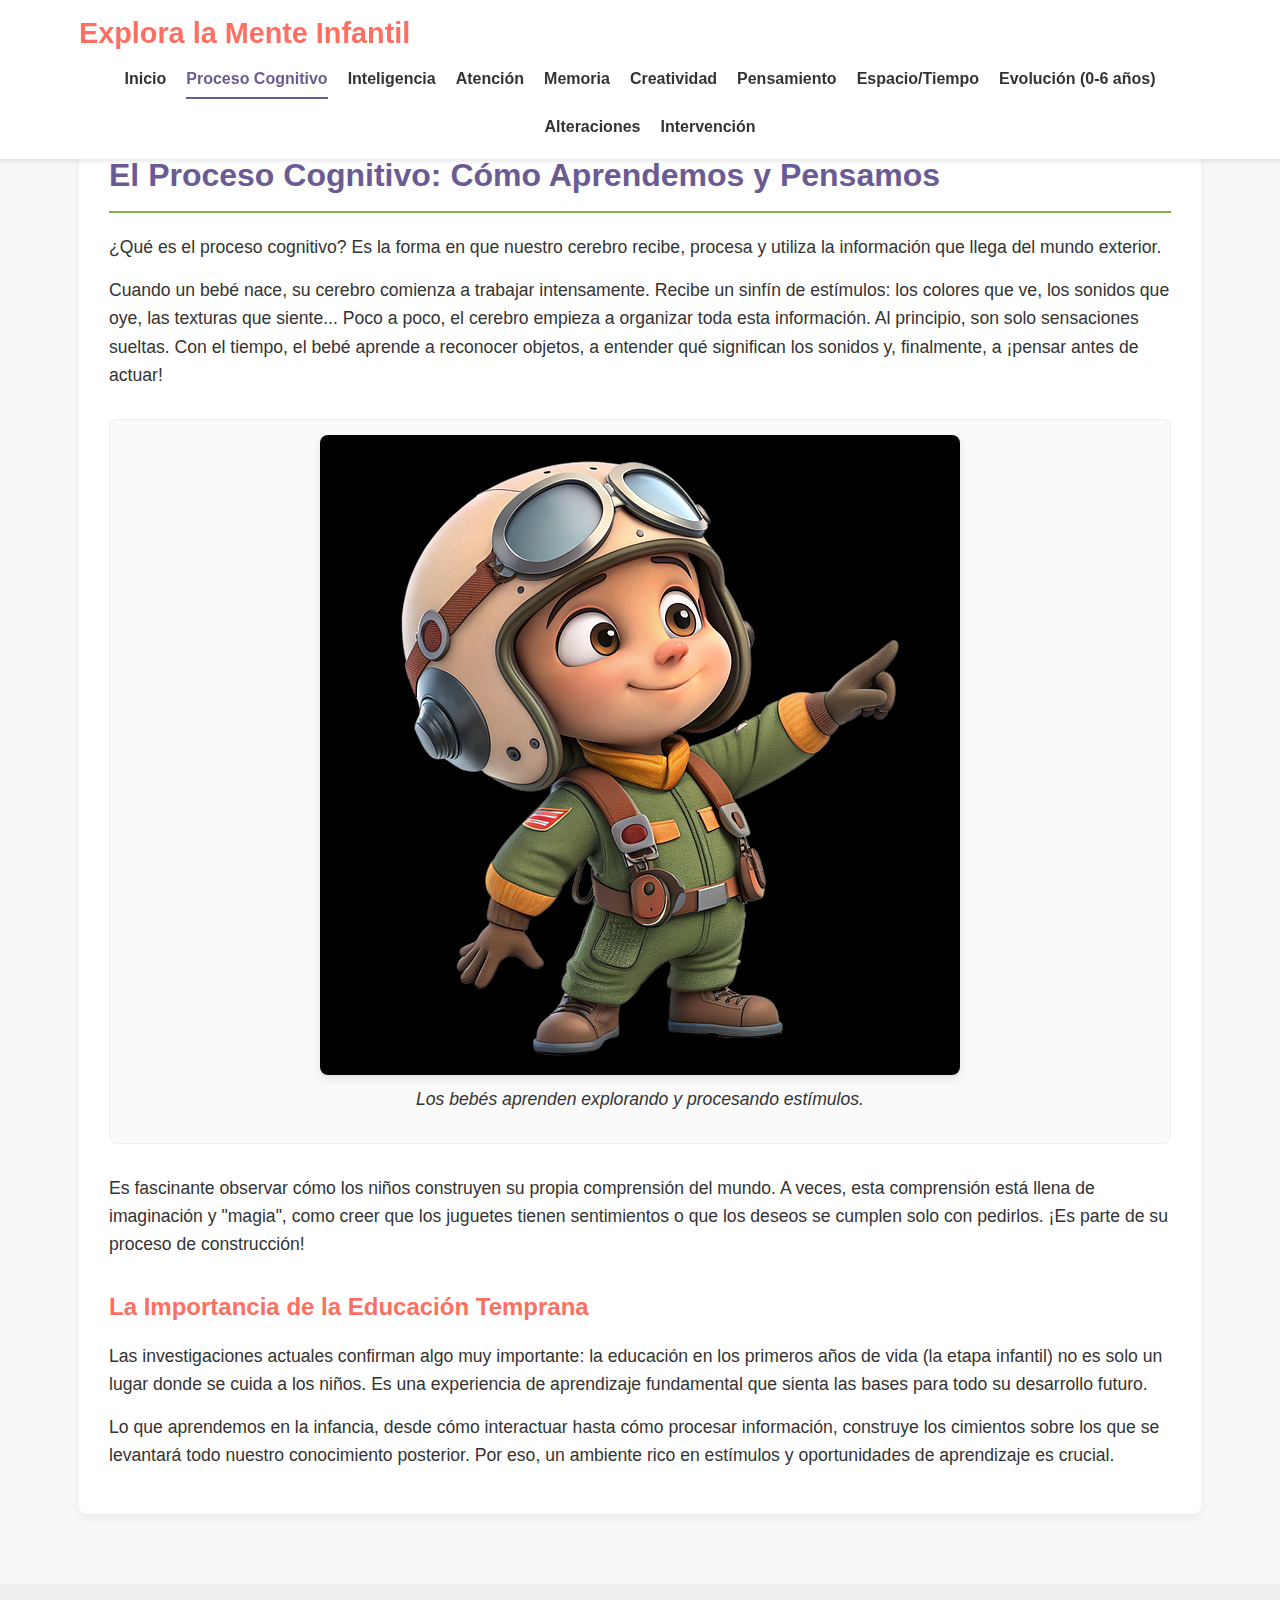
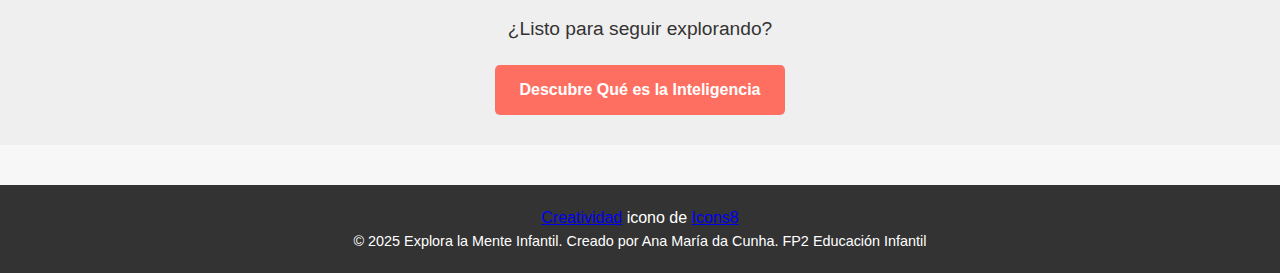
<file: index.html>
<!DOCTYPE html>
<html lang="es">
<head>
    <meta charset="UTF-8">
    <meta name="viewport" content="width=device-width, initial-scale=1.0">
    <title>El Proceso Cognitivo - Explora la Mente Infantil</title>
    <link rel="stylesheet" href="css/style.css">
    <link rel="preconnect" href="https://fonts.googleapis.com">
    <link rel="preconnect" href="https://fonts.gstatic.com" crossorigin>
    <link href="https://fonts.googleapis.com/css2?family=Nunito:wght@400;600;700&display=swap" rel="stylesheet">
    <meta name="description" content="Entiende qué es el proceso cognitivo y cómo evoluciona la forma de pensar de los niños desde bebés.">
</head>
<body>
    <header>
        <div class="container">
            <h1>Explora la Mente Infantil</h1>
            <nav>
                 <ul>
                    <li><a href="index.html">Inicio</a></li>
                    <li><a href="que-es-cognitivo.html" class="active">Proceso Cognitivo</a></li>
                    <li><a href="inteligencia.html">Inteligencia</a></li>
                    <li><a href="atencion.html">Atención</a></li>
                    <li><a href="memoria.html">Memoria</a></li>
                    <li><a href="creatividad.html">Creatividad</a></li>
                    <li><a href="pensamiento.html">Pensamiento</a></li>
                    <li><a href="espacio-temporal.html">Espacio/Tiempo</a></li>
                    <li><a href="evolucion-0-6.html">Evolución (0-6 años)</a></li>
                    <li><a href="alteraciones.html">Alteraciones</a></li>
                    <li><a href="intervencion.html">Intervención</a></li>
                </ul>
            </nav>
        </div>
    </header>

    <main>
        <section class="content-section">
            <div class="container">
                <article>
                    <h2>El Proceso Cognitivo: Cómo Aprendemos y Pensamos</h2>

                    <p>¿Qué es el proceso cognitivo? Es la forma en que nuestro cerebro recibe, procesa y utiliza la información que llega del mundo exterior.</p>

                    <p>Cuando un bebé nace, su cerebro comienza a trabajar intensamente. Recibe un sinfín de estímulos: los colores que ve, los sonidos que oye, las texturas que siente... Poco a poco, el cerebro empieza a organizar toda esta información. Al principio, son solo sensaciones sueltas. Con el tiempo, el bebé aprende a reconocer objetos, a entender qué significan los sonidos y, finalmente, a ¡pensar antes de actuar!</p>

                    <div class="image-container">
                         <!-- Placeholder para una imagen o ilustración relacionada con el proceso cognitivo o un bebé explorando -->
                        <img src="images/exploradores.png" alt="Ilustración de un bebé explorando el mundo">
                        <p class="image-caption">Los bebés aprenden explorando y procesando estímulos.</p>
                    </div>


                    <p>Es fascinante observar cómo los niños construyen su propia comprensión del mundo. A veces, esta comprensión está llena de imaginación y "magia", como creer que los juguetes tienen sentimientos o que los deseos se cumplen solo con pedirlos. ¡Es parte de su proceso de construcción!</p>

                    <h3>La Importancia de la Educación Temprana</h3>
                    <p>Las investigaciones actuales confirman algo muy importante: la educación en los primeros años de vida (la etapa infantil) no es solo un lugar donde se cuida a los niños. Es una experiencia de aprendizaje fundamental que sienta las bases para todo su desarrollo futuro.</p>
                    <p>Lo que aprendemos en la infancia, desde cómo interactuar hasta cómo procesar información, construye los cimientos sobre los que se levantará todo nuestro conocimiento posterior. Por eso, un ambiente rico en estímulos y oportunidades de aprendizaje es crucial.</p>

                    <!-- Puedes añadir más secciones con subtítulos (h3) según el contenido del informe -->

                </article>
            </div>
        </section>
         <!-- Posiblemente una sección de enlace a la siguiente página -->
        <section class="next-section-link">
             <div class="container">
                 <p>¿Listo para seguir explorando?</p>
                 <a href="inteligencia.html" class="btn">Descubre Qué es la Inteligencia</a>
             </div>
        </section>
    </main>

    <footer>
        <div class="container">
		<a target="_blank" href="https://icons8.com/icon/44312/creativity">Creatividad</a> icono de <a target="_blank" href="https://icons8.com">Icons8</a>
             <p>© 2025 Explora la Mente Infantil. Creado por Ana María da Cunha. FP2 Educación Infantil</p>
        </div>
    </footer>

    <script src="js/script.js"></script>
</body>
</html>
</file>
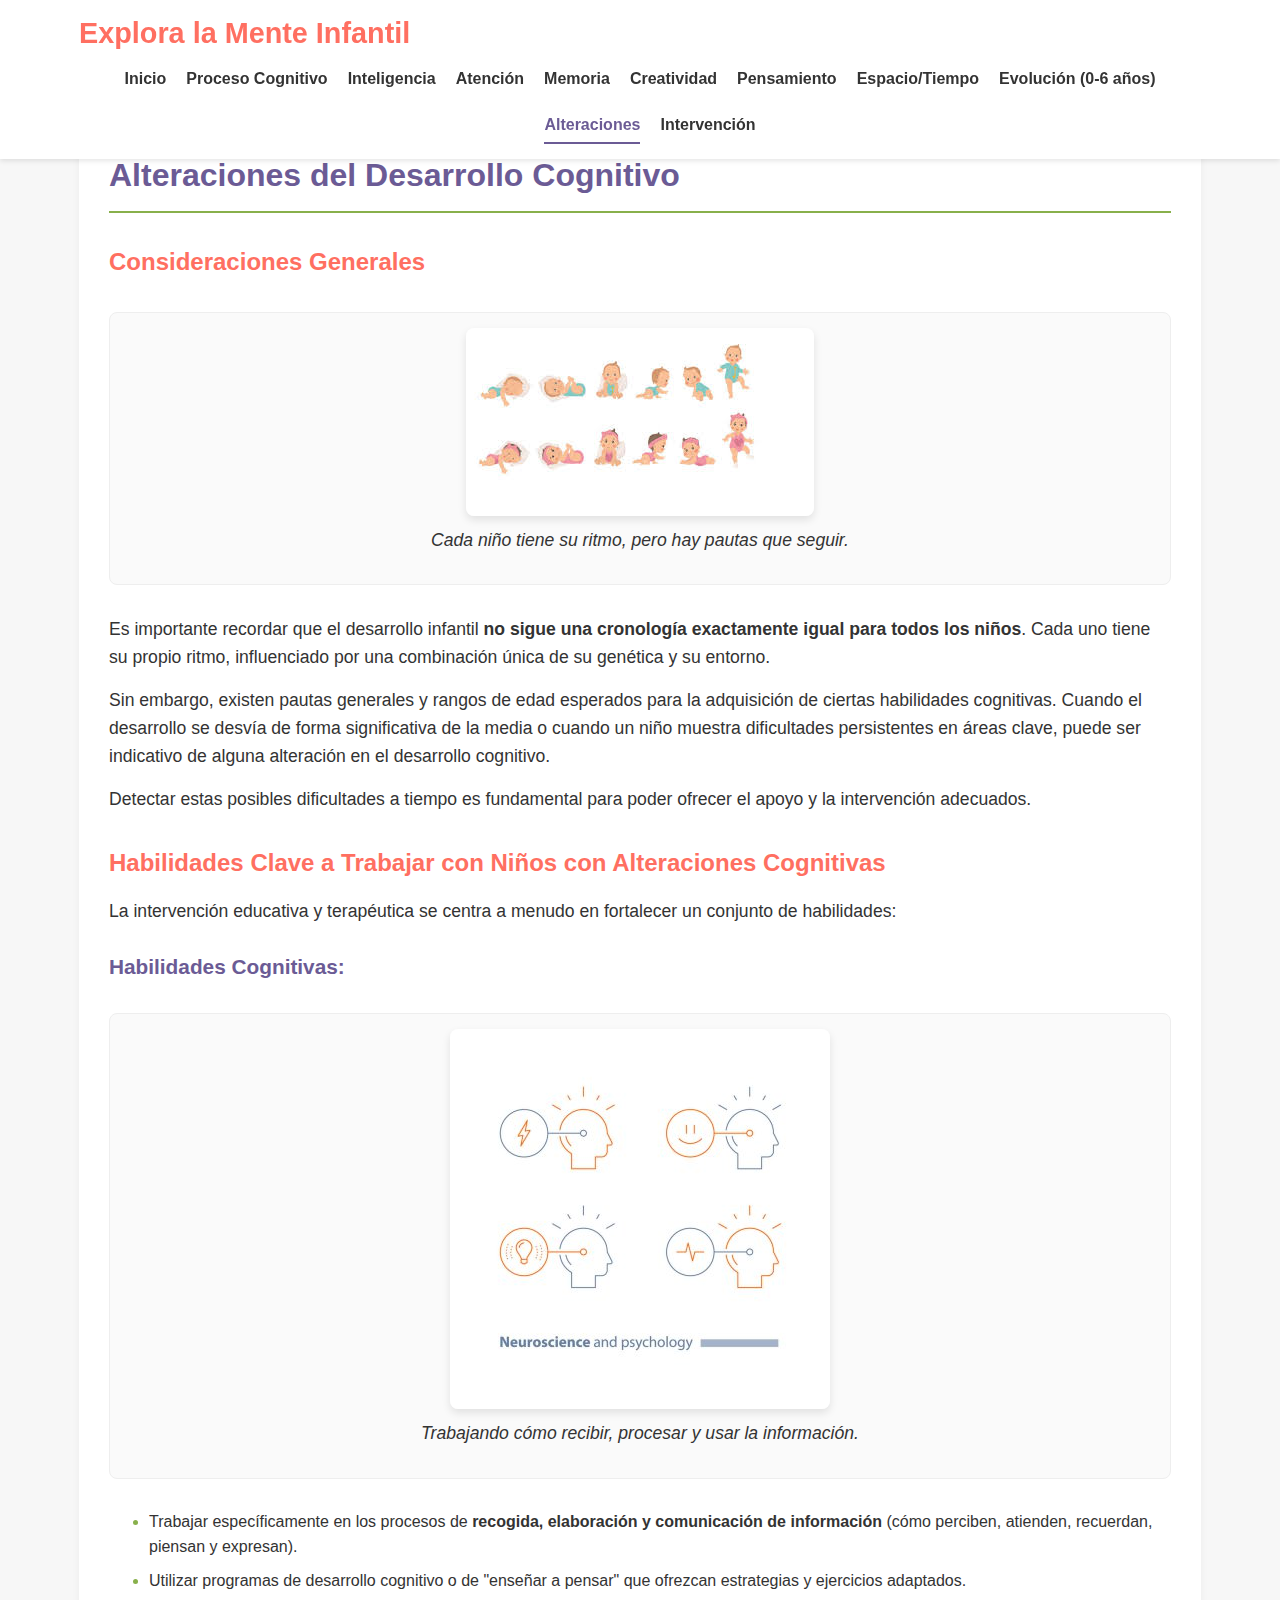
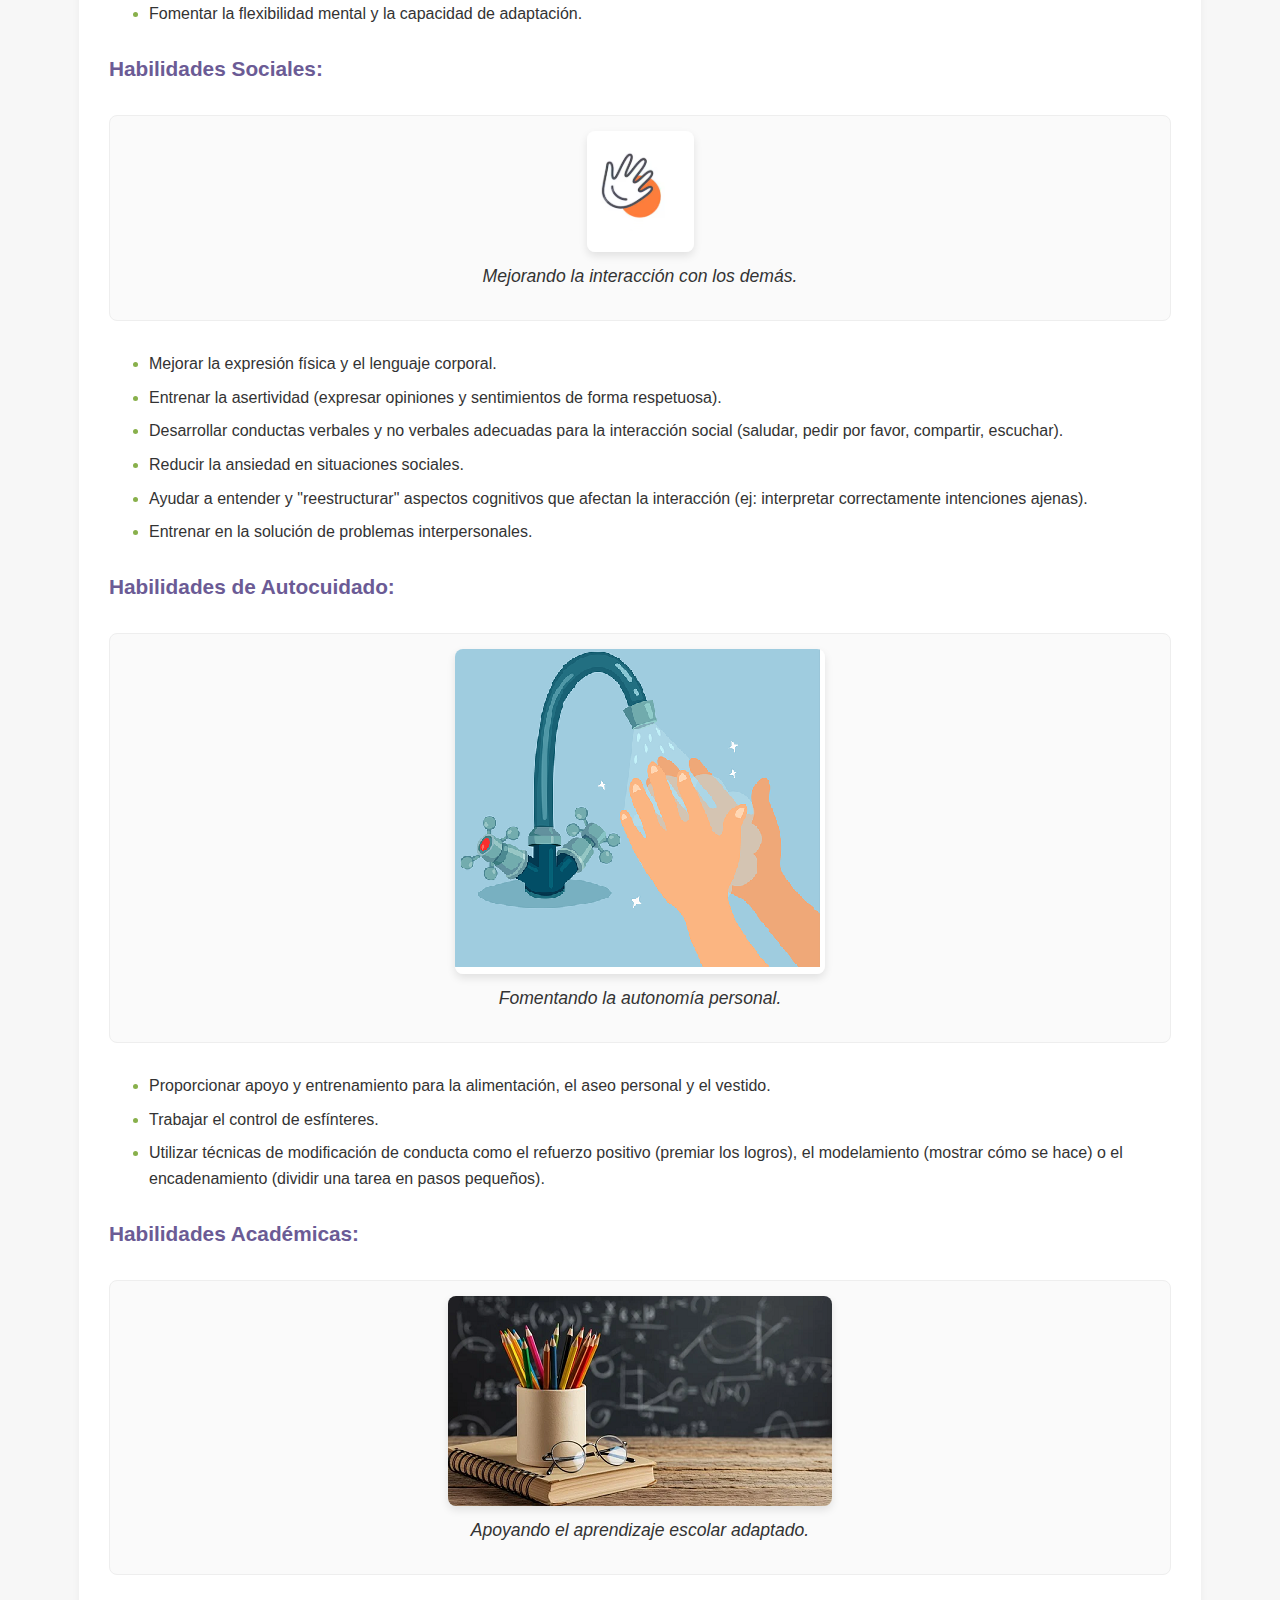
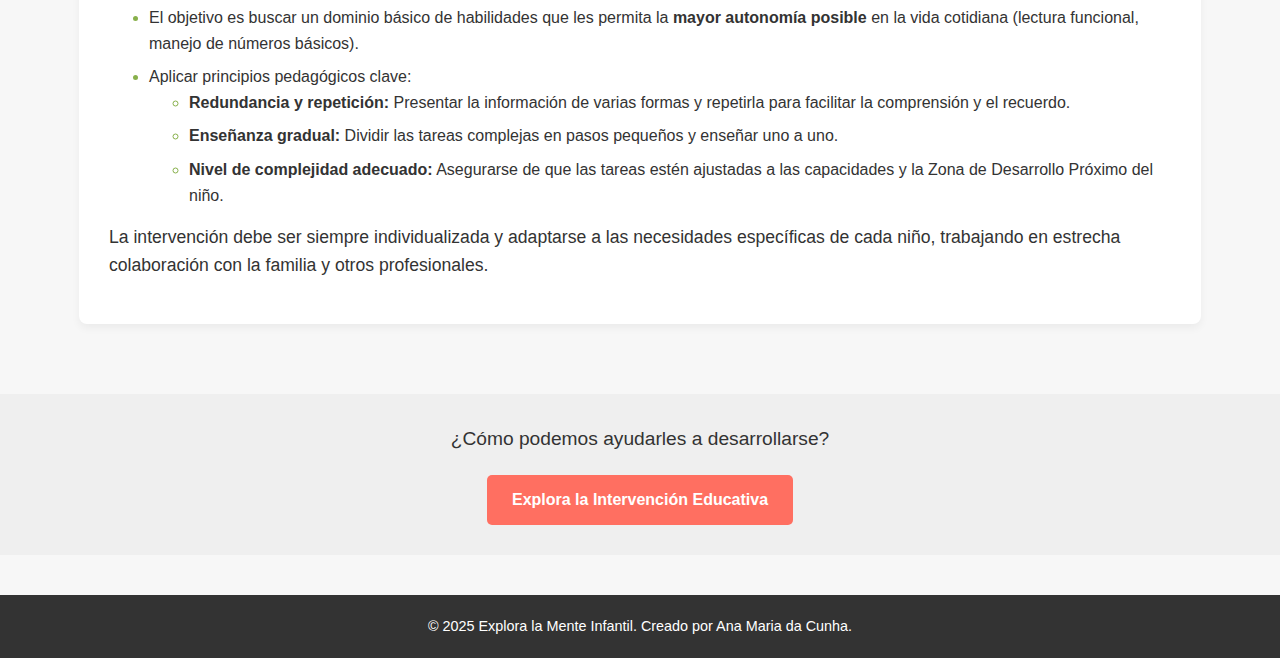
<file: alteraciones.html>
<!DOCTYPE html>
<html lang="es">
<head>
    <meta charset="UTF-8">
    <meta name="viewport" content="width=device-width, initial-scale=1.0">
    <title>Alteraciones del Desarrollo Cognitivo - Explora la Mente Infantil</title>
    <link rel="stylesheet" href="css/style.css">
    <link rel="preconnect" href="https://fonts.googleapis.com">
    <link rel="preconnect" href="https://fonts.gstatic.com" crossorigin>
    <link href="https://fonts.googleapis.com/css2?family=Nunito:wght@400;600;700&display=swap" rel="stylesheet">
    <meta name="description" content="Información sobre posibles desviaciones en el desarrollo cognitivo infantil y las habilidades clave a trabajar en estos casos.">
</head>
<body>
    <header>
        <div class="container">
            <h1>Explora la Mente Infantil</h1>
            <nav>
                 <ul>
                    <li><a href="index.html">Inicio</a></li>
                    <li><a href="que-es-cognitivo.html">Proceso Cognitivo</a></li>
                    <li><a href="inteligencia.html">Inteligencia</a></li>
                    <li><a href="atencion.html">Atención</a></li>
                    <li><a href="memoria.html">Memoria</a></li>
                    <li><a href="creatividad.html">Creatividad</a></li>
                    <li><a href="pensamiento.html">Pensamiento</a></li>
                    <li><a href="espacio-temporal.html">Espacio/Tiempo</a></li>
                    <li><a href="evolucion-0-6.html">Evolución (0-6 años)</a></li>
                    <li><a href="alteraciones.html" class="active">Alteraciones</a></li>
                    <li><a href="intervencion.html">Intervención</a></li>
                </ul>
            </nav>
        </div>
    </header>

    <main>
        <section class="content-section">
            <div class="container">
                <article>
                    <h2>Alteraciones del Desarrollo Cognitivo</h2>

                    <h3>Consideraciones Generales</h3>
                     <div class="image-container">
                          <!-- Placeholder para una ilustración relacionada con la diversidad en el desarrollo o un camino con diferentes direcciones -->
                        <img src="images/placeholder-diversity.png" alt="Ilustración mostrando diferentes ritmos o caminos de desarrollo infantil">
                         <p class="image-caption">Cada niño tiene su ritmo, pero hay pautas que seguir.</p>
                    </div>
                    <p>Es importante recordar que el desarrollo infantil <strong>no sigue una cronología exactamente igual para todos los niños</strong>. Cada uno tiene su propio ritmo, influenciado por una combinación única de su genética y su entorno.</p>
                    <p>Sin embargo, existen pautas generales y rangos de edad esperados para la adquisición de ciertas habilidades cognitivas. Cuando el desarrollo se desvía de forma significativa de la media o cuando un niño muestra dificultades persistentes en áreas clave, puede ser indicativo de alguna alteración en el desarrollo cognitivo.</p>
                    <p>Detectar estas posibles dificultades a tiempo es fundamental para poder ofrecer el apoyo y la intervención adecuados.</p>

                    <h3>Habilidades Clave a Trabajar con Niños con Alteraciones Cognitivas</h3>
                    <p>La intervención educativa y terapéutica se centra a menudo en fortalecer un conjunto de habilidades:</p>

                    <h4>Habilidades Cognitivas:</h4>
                     <div class="image-container">
                         <!-- Placeholder para iconos de cerebro, bombilla, engranajes -->
                        <img src="images/placeholder-cognitive-skills.png" alt="Iconos representando habilidades cognitivas como pensar, resolver, procesar información">
                         <p class="image-caption">Trabajando cómo recibir, procesar y usar la información.</p>
                    </div>
                    <ul>
                        <li>Trabajar específicamente en los procesos de <strong>recogida, elaboración y comunicación de información</strong> (cómo perciben, atienden, recuerdan, piensan y expresan).</li>
                        <li>Utilizar programas de desarrollo cognitivo o de "enseñar a pensar" que ofrezcan estrategias y ejercicios adaptados.</li>
                        <li>Fomentar la flexibilidad mental y la capacidad de adaptación.</li>
                    </ul>

                    <h4>Habilidades Sociales:</h4>
                     <div class="image-container">
                         <!-- Placeholder para iconos de personas interactuando, hablando, caras -->
                        <img src="images/placeholder-social-skills.png" alt="Iconos representando interacción social, comunicación, expresión">
                         <p class="image-caption">Mejorando la interacción con los demás.</p>
                    </div>
                    <ul>
                        <li>Mejorar la expresión física y el lenguaje corporal.</li>
                        <li>Entrenar la asertividad (expresar opiniones y sentimientos de forma respetuosa).</li>
                        <li>Desarrollar conductas verbales y no verbales adecuadas para la interacción social (saludar, pedir por favor, compartir, escuchar).</li>
                        <li>Reducir la ansiedad en situaciones sociales.</li>
                        <li>Ayudar a entender y "reestructurar" aspectos cognitivos que afectan la interacción (ej: interpretar correctamente intenciones ajenas).</li>
                        <li>Entrenar en la solución de problemas interpersonales.</li>
                    </ul>

                    <h4>Habilidades de Autocuidado:</h4>
                     <div class="image-container">
                         <!-- Placeholder para iconos de bañera, cuchara, ropa -->
                        <img src="images/placeholder-selfcare-skills.png" alt="Iconos representando comer, lavarse, vestirse">
                         <p class="image-caption">Fomentando la autonomía personal.</p>
                    </div>
                    <ul>
                        <li>Proporcionar apoyo y entrenamiento para la alimentación, el aseo personal y el vestido.</li>
                        <li>Trabajar el control de esfínteres.</li>
                        <li>Utilizar técnicas de modificación de conducta como el refuerzo positivo (premiar los logros), el modelamiento (mostrar cómo se hace) o el encadenamiento (dividir una tarea en pasos pequeños).</li>
                    </ul>

                    <h4>Habilidades Académicas:</h4>
                     <div class="image-container">
                         <!-- Placeholder para iconos de libro, lápiz, ABC/123 -->
                        <img src="images/placeholder-academic-skills.png" alt="Iconos representando lectura, escritura, números">
                         <p class="image-caption">Apoyando el aprendizaje escolar adaptado.</p>
                    </div>
                    <ul>
                        <li>El objetivo es buscar un dominio básico de habilidades que les permita la <strong>mayor autonomía posible</strong> en la vida cotidiana (lectura funcional, manejo de números básicos).</li>
                        <li>Aplicar principios pedagógicos clave:
                            <ul>
                                <li><strong>Redundancia y repetición:</strong> Presentar la información de varias formas y repetirla para facilitar la comprensión y el recuerdo.</li>
                                <li><strong>Enseñanza gradual:</strong> Dividir las tareas complejas en pasos pequeños y enseñar uno a uno.</li>
                                <li><strong>Nivel de complejidad adecuado:</strong> Asegurarse de que las tareas estén ajustadas a las capacidades y la Zona de Desarrollo Próximo del niño.</li>
                            </ul>
                        </li>
                    </ul>
                    <p>La intervención debe ser siempre individualizada y adaptarse a las necesidades específicas de cada niño, trabajando en estrecha colaboración con la familia y otros profesionales.</p>

                </article>
            </div>
        </section>
         <section class="next-section-link">
             <div class="container">
                 <p>¿Cómo podemos ayudarles a desarrollarse?</p>
                 <a href="intervencion.html" class="btn">Explora la Intervención Educativa</a>
             </div>
        </section>
    </main>

    <footer>
        <div class="container">
             <p>&copy; 2025 Explora la Mente Infantil. Creado por Ana Maria da Cunha.</p>
        </div>
    </footer>

    <script src="js/script.js"></script>
</body>
</html>
</file>
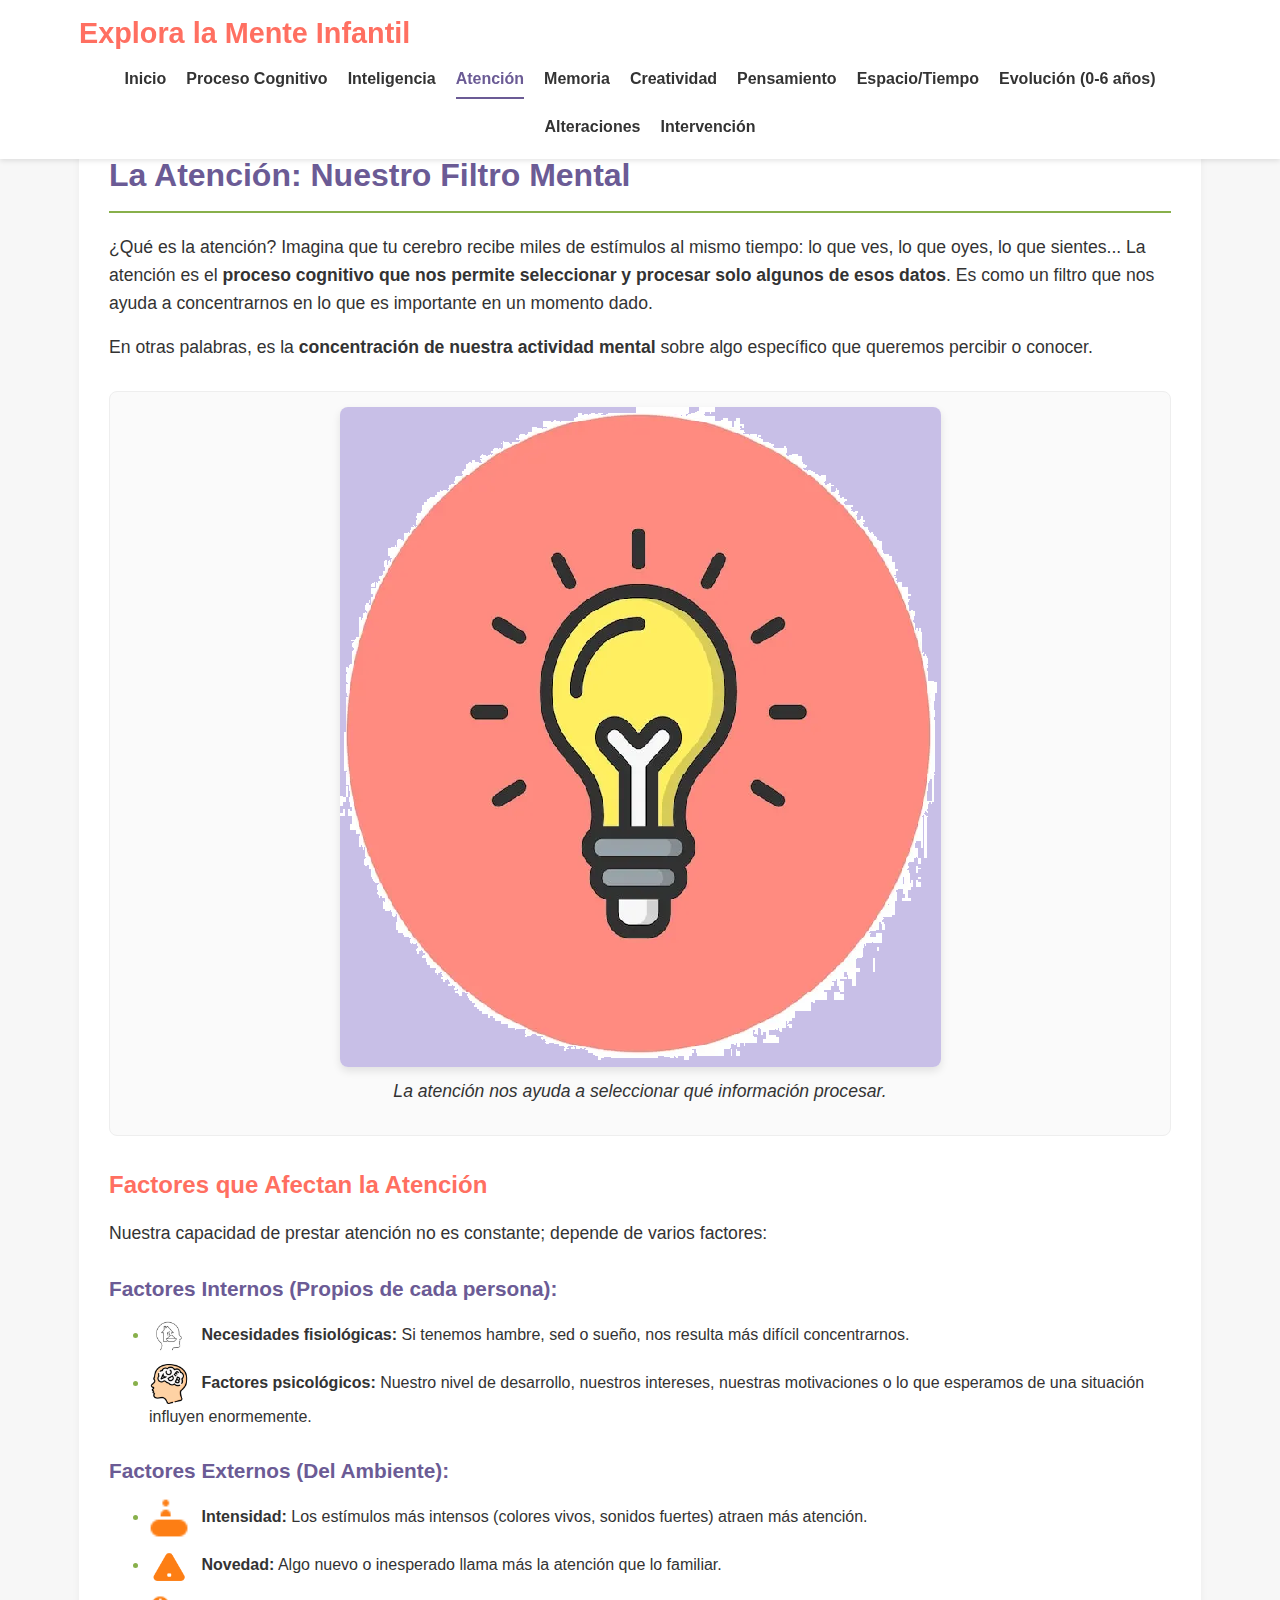
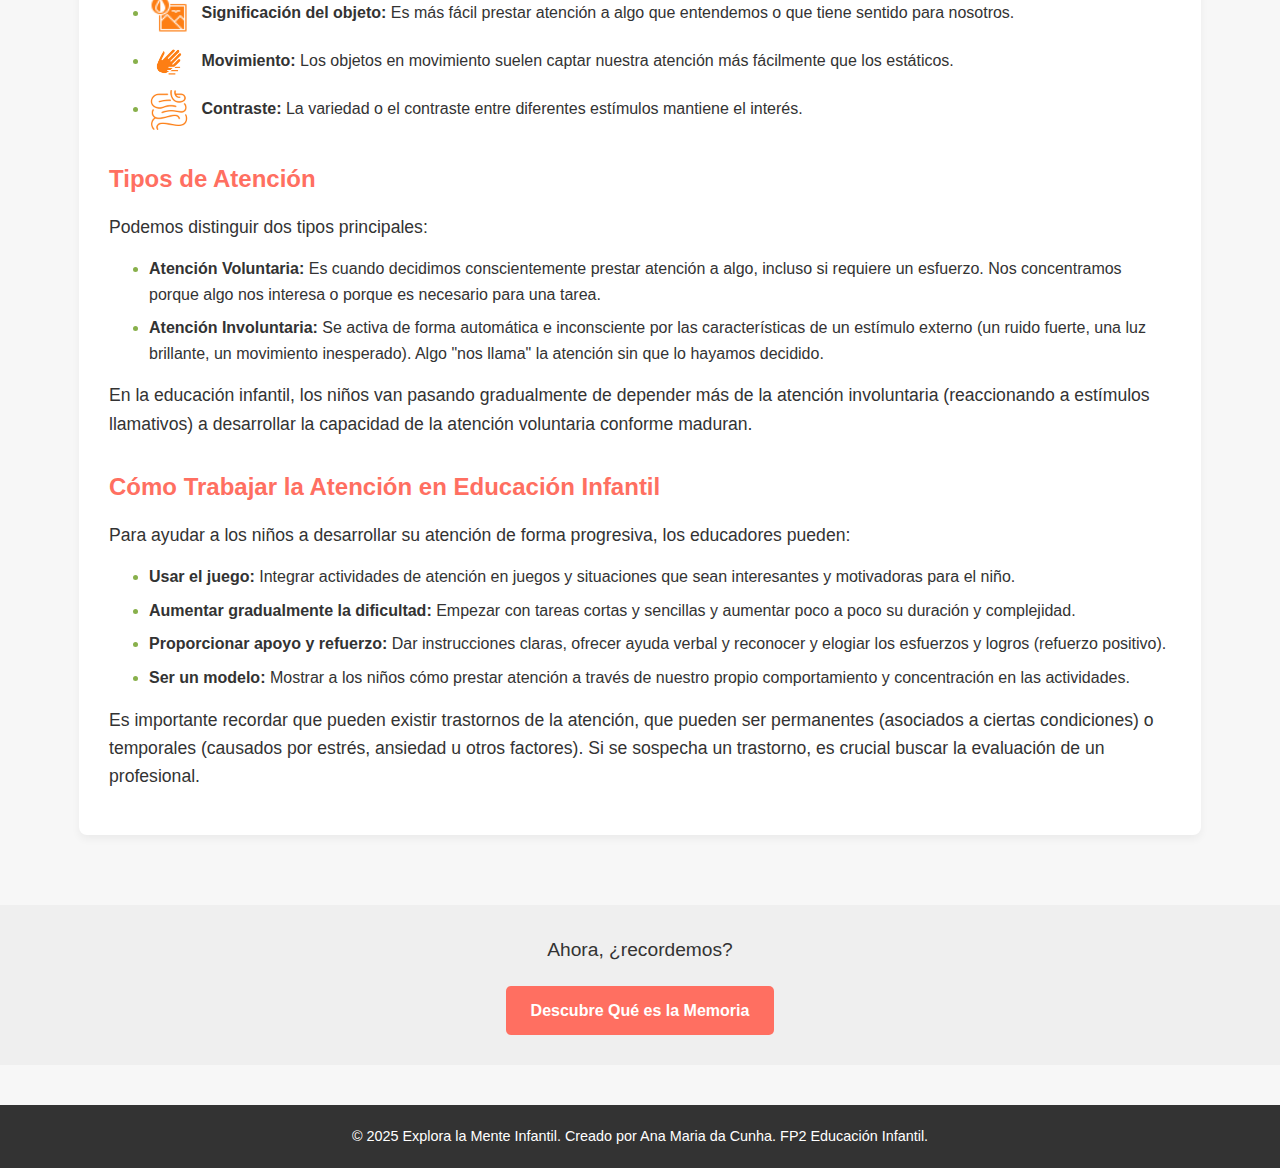
<file: atencion.html>
<!DOCTYPE html>
<html lang="es">
<head>
    <meta charset="UTF-8">
    <meta name="viewport" content="width=device-width, initial-scale=1.0">
    <title>La Atención - Explora la Mente Infantil</title>
    <link rel="stylesheet" href="css/style.css">
    <link rel="preconnect" href="https://fonts.googleapis.com">
    <link rel="preconnect" href="https://fonts.gstatic.com" crossorigin>
    <link href="https://fonts.googleapis.com/css2?family=Nunito:wght@400;600;700&display=swap" rel="stylesheet">
    <meta name="description" content="Entiende qué es la atención, qué factores la afectan, sus tipos (voluntaria, involuntaria) y cómo trabajarla en la educación infantil.">
</head>
<body>
    <header>
        <div class="container">
            <h1>Explora la Mente Infantil</h1>
            <nav>
                 <ul>
                    <li><a href="index.html">Inicio</a></li>
                    <li><a href="que-es-cognitivo.html">Proceso Cognitivo</a></li>
                    <li><a href="inteligencia.html">Inteligencia</a></li>
                    <li><a href="atencion.html" class="active">Atención</a></li>
                    <li><a href="memoria.html">Memoria</a></li>
                    <li><a href="creatividad.html">Creatividad</a></li>
                    <li><a href="pensamiento.html">Pensamiento</a></li>
                    <li><a href="espacio-temporal.html">Espacio/Tiempo</a></li>
                    <li><a href="evolucion-0-6.html">Evolución (0-6 años)</a></li>
                    <li><a href="alteraciones.html">Alteraciones</a></li>
                    <li><a href="intervencion.html">Intervención</a></li>
                </ul>
            </nav>
        </div>
    </header>

    <main>
        <section class="content-section">
            <div class="container">
                <article>
                    <h2>La Atención: Nuestro Filtro Mental</h2>

                    <p>¿Qué es la atención? Imagina que tu cerebro recibe miles de estímulos al mismo tiempo: lo que ves, lo que oyes, lo que sientes... La atención es el <strong>proceso cognitivo que nos permite seleccionar y procesar solo algunos de esos datos</strong>. Es como un filtro que nos ayuda a concentrarnos en lo que es importante en un momento dado.</p>
                    <p>En otras palabras, es la <strong>concentración de nuestra actividad mental</strong> sobre algo específico que queremos percibir o conocer.</p>

                     <div class="image-container">
                         <!-- Placeholder para una ilustración relacionada con la atención (un foco, un embudo, un niño concentrado) -->
                        <img src="images/placeholder-attention.png" alt="Ilustración de un foco iluminando algo específico">
                         <p class="image-caption">La atención nos ayuda a seleccionar qué información procesar.</p>
                    </div>


                    <h3>Factores que Afectan la Atención</h3>
                    <p>Nuestra capacidad de prestar atención no es constante; depende de varios factores:</p>
                    <h4>Factores Internos (Propios de cada persona):</h4>
                    <ul>
                        <li><img src="images/icon-needs.png" alt="Icono Necesidades" class="icon"> <strong>Necesidades fisiológicas:</strong> Si tenemos hambre, sed o sueño, nos resulta más difícil concentrarnos.</li>
                        <li><img src="images/icon-psychology.png" alt="Icono Psicología" class="icon"> <strong>Factores psicológicos:</strong> Nuestro nivel de desarrollo, nuestros intereses, nuestras motivaciones o lo que esperamos de una situación influyen enormemente.</li>
                    </ul>
                    <h4>Factores Externos (Del Ambiente):</h4>
                    <ul>
                        <li><img src="images/icon-intensity.png" alt="Icono Intensidad" class="icon"> <strong>Intensidad:</strong> Los estímulos más intensos (colores vivos, sonidos fuertes) atraen más atención.</li>
                        <li><img src="images/icon-novelty.png" alt="Icono Novedad" class="icon"> <strong>Novedad:</strong> Algo nuevo o inesperado llama más la atención que lo familiar.</li>
                        <li><img src="images/icon-meaning.png" alt="Icono Significado" class="icon"> <strong>Significación del objeto:</strong> Es más fácil prestar atención a algo que entendemos o que tiene sentido para nosotros.</li>
                        <li><img src="images/icon-movement.png" alt="Icono Movimiento" class="icon"> <strong>Movimiento:</strong> Los objetos en movimiento suelen captar nuestra atención más fácilmente que los estáticos.</li>
                        <li><img src="images/icon-contrast.png" alt="Icono Contraste" class="icon"> <strong>Contraste:</strong> La variedad o el contraste entre diferentes estímulos mantiene el interés.</li>
                    </ul>

                    <h3>Tipos de Atención</h3>
                    <p>Podemos distinguir dos tipos principales:</p>
                    <ul>
                        <li><strong>Atención Voluntaria:</strong> Es cuando decidimos conscientemente prestar atención a algo, incluso si requiere un esfuerzo. Nos concentramos porque algo nos interesa o porque es necesario para una tarea.</li>
                        <li><strong>Atención Involuntaria:</strong> Se activa de forma automática e inconsciente por las características de un estímulo externo (un ruido fuerte, una luz brillante, un movimiento inesperado). Algo "nos llama" la atención sin que lo hayamos decidido.</li>
                    </ul>
                    <p>En la educación infantil, los niños van pasando gradualmente de depender más de la atención involuntaria (reaccionando a estímulos llamativos) a desarrollar la capacidad de la atención voluntaria conforme maduran.</p>

                    <h3>Cómo Trabajar la Atención en Educación Infantil</h3>
                    <p>Para ayudar a los niños a desarrollar su atención de forma progresiva, los educadores pueden:</p>
                    <ul>
                        <li><strong>Usar el juego:</strong> Integrar actividades de atención en juegos y situaciones que sean interesantes y motivadoras para el niño.</li>
                        <li><strong>Aumentar gradualmente la dificultad:</strong> Empezar con tareas cortas y sencillas y aumentar poco a poco su duración y complejidad.</li>
                        <li><strong>Proporcionar apoyo y refuerzo:</strong> Dar instrucciones claras, ofrecer ayuda verbal y reconocer y elogiar los esfuerzos y logros (refuerzo positivo).</li>
                        <li><strong>Ser un modelo:</strong> Mostrar a los niños cómo prestar atención a través de nuestro propio comportamiento y concentración en las actividades.</li>
                    </ul>
                    <p>Es importante recordar que pueden existir trastornos de la atención, que pueden ser permanentes (asociados a ciertas condiciones) o temporales (causados por estrés, ansiedad u otros factores). Si se sospecha un trastorno, es crucial buscar la evaluación de un profesional.</p>

                </article>
            </div>
        </section>
        <section class="next-section-link">
             <div class="container">
                 <p>Ahora, ¿recordemos?</p>
                 <a href="memoria.html" class="btn">Descubre Qué es la Memoria</a>
             </div>
        </section>
    </main>

    <footer>
        <div class="container">
             <p>&copy; 2025 Explora la Mente Infantil. Creado por Ana Maria da Cunha. FP2 Educación Infantil.</p>
        </div>
    </footer>

    <script src="js/script.js"></script>
</body>
</html>
</file>
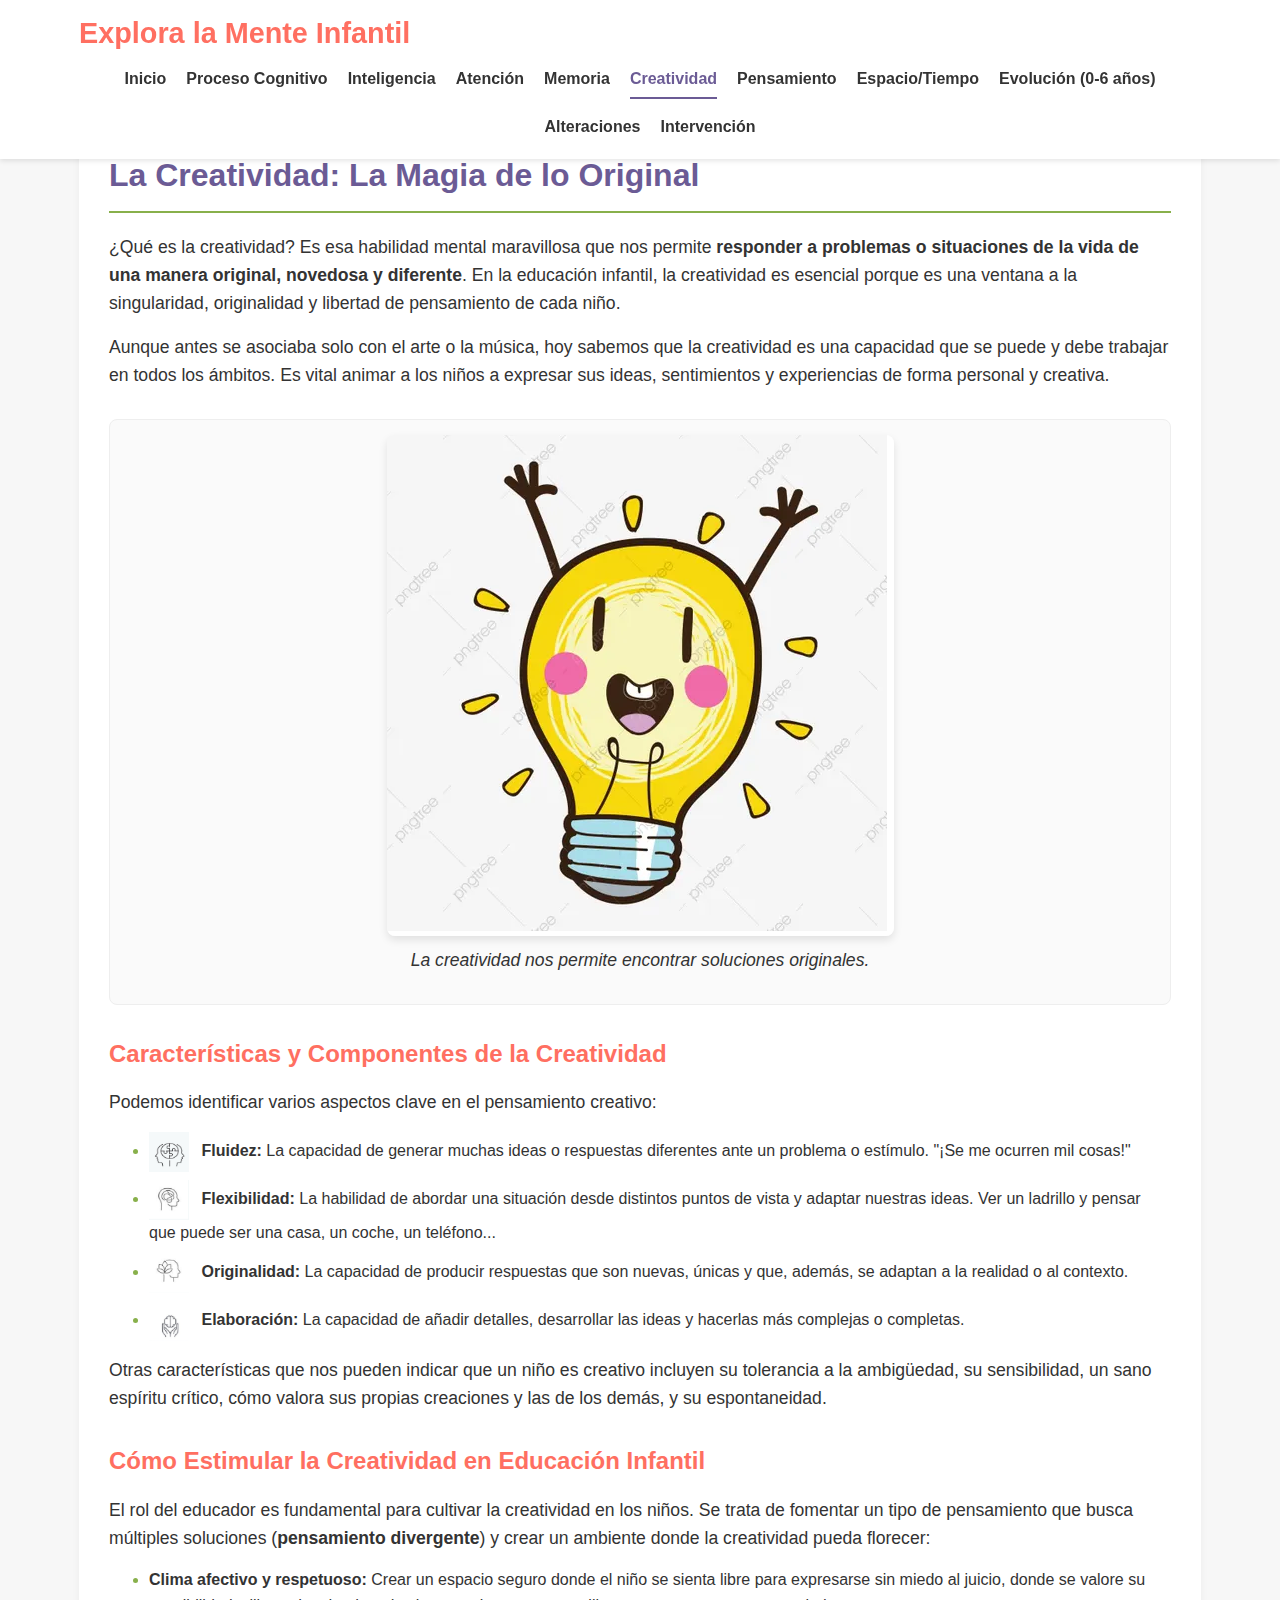
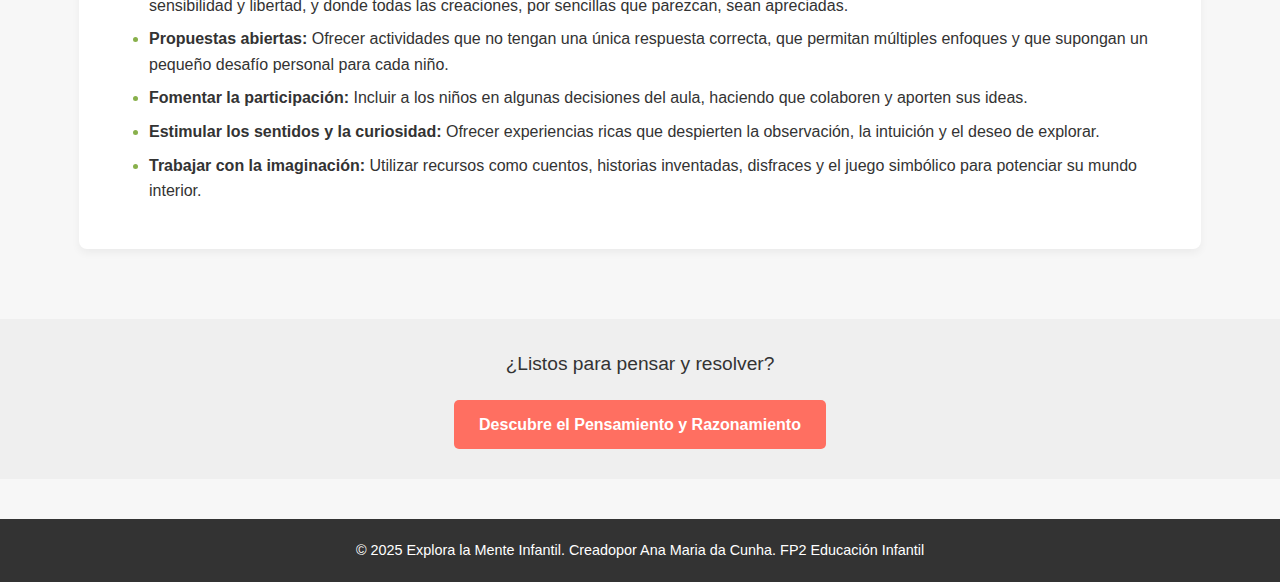
<file: creatividad.html>
<!DOCTYPE html>
<html lang="es">
<head>
    <meta charset="UTF-8">
    <meta name="viewport" content="width=device-width, initial-scale=1.0">
    <title>La Creatividad - Explora la Mente Infantil</title>
    <link rel="stylesheet" href="css/style.css">
    <link rel="preconnect" href="https://fonts.googleapis.com">
    <link rel="preconnect" href="https://fonts.gstatic.com" crossorigin>
    <link href="https://fonts.googleapis.com/css2?family=Nunito:wght@400;600;700&display=swap" rel="stylesheet">
    <meta name="description" content="Descubre qué es la creatividad, sus componentes (fluidez, flexibilidad, originalidad, elaboración) y cómo estimularla en los niños en edad infantil.">
</head>
<body>
    <header>
        <div class="container">
            <h1>Explora la Mente Infantil</h1>
            <nav>
                 <ul>
                    <li><a href="index.html">Inicio</a></li>
                    <li><a href="que-es-cognitivo.html">Proceso Cognitivo</a></li>
                    <li><a href="inteligencia.html">Inteligencia</a></li>
                    <li><a href="atencion.html">Atención</a></li>
                    <li><a href="memoria.html">Memoria</a></li>
                    <li><a href="creatividad.html" class="active">Creatividad</a></li>
                    <li><a href="pensamiento.html">Pensamiento</a></li>
                    <li><a href="espacio-temporal.html">Espacio/Tiempo</a></li>
                    <li><a href="evolucion-0-6.html">Evolución (0-6 años)</a></li>
                    <li><a href="alteraciones.html">Alteraciones</a></li>
                    <li><a href="intervencion.html">Intervención</a></li>
                </ul>
            </nav>
        </div>
    </header>

    <main>
        <section class="content-section">
            <div class="container">
                <article>
                    <h2>La Creatividad: La Magia de lo Original</h2>

                    <p>¿Qué es la creatividad? Es esa habilidad mental maravillosa que nos permite <strong>responder a problemas o situaciones de la vida de una manera original, novedosa y diferente</strong>. En la educación infantil, la creatividad es esencial porque es una ventana a la singularidad, originalidad y libertad de pensamiento de cada niño.</p>
                    <p>Aunque antes se asociaba solo con el arte o la música, hoy sabemos que la creatividad es una capacidad que se puede y debe trabajar en todos los ámbitos. Es vital animar a los niños a expresar sus ideas, sentimientos y experiencias de forma personal y creativa.</p>

                     <div class="image-container">
                         <!-- Placeholder para una ilustración relacionada con la creatividad (bombilla, niño pintando de forma abstracta, figuras raras) -->
                        <img src="images/placeholder-creativity.png" alt="Ilustración de una bombilla con colores saliendo">
                         <p class="image-caption">La creatividad nos permite encontrar soluciones originales.</p>
                    </div>

                    <h3>Características y Componentes de la Creatividad</h3>
                    <p>Podemos identificar varios aspectos clave en el pensamiento creativo:</p>
                    <ul>
                        <li><img src="images/icon-fluency.png" alt="Icono Fluidez" class="icon"> <strong>Fluidez:</strong> La capacidad de generar muchas ideas o respuestas diferentes ante un problema o estímulo. "¡Se me ocurren mil cosas!"</li>
                        <li><img src="images/icon-flexibility.png" alt="Icono Flexibilidad" class="icon"> <strong>Flexibilidad:</strong> La habilidad de abordar una situación desde distintos puntos de vista y adaptar nuestras ideas. Ver un ladrillo y pensar que puede ser una casa, un coche, un teléfono...</li>
                        <li><img src="images/icon-originality.png" alt="Icono Originalidad" class="icon"> <strong>Originalidad:</strong> La capacidad de producir respuestas que son nuevas, únicas y que, además, se adaptan a la realidad o al contexto.</li>
                        <li><img src="images/icon-elaboration.png" alt="Icono Elaboración" class="icon"> <strong>Elaboración:</strong> La capacidad de añadir detalles, desarrollar las ideas y hacerlas más complejas o completas.</li>
                    </ul>
                    <p>Otras características que nos pueden indicar que un niño es creativo incluyen su tolerancia a la ambigüedad, su sensibilidad, un sano espíritu crítico, cómo valora sus propias creaciones y las de los demás, y su espontaneidad.</p>

                    <h3>Cómo Estimular la Creatividad en Educación Infantil</h3>
                    <p>El rol del educador es fundamental para cultivar la creatividad en los niños. Se trata de fomentar un tipo de pensamiento que busca múltiples soluciones (<strong>pensamiento divergente</strong>) y crear un ambiente donde la creatividad pueda florecer:</p>
                    <ul>
                        <li><strong>Clima afectivo y respetuoso:</strong> Crear un espacio seguro donde el niño se sienta libre para expresarse sin miedo al juicio, donde se valore su sensibilidad y libertad, y donde todas las creaciones, por sencillas que parezcan, sean apreciadas.</li>
                        <li><strong>Propuestas abiertas:</strong> Ofrecer actividades que no tengan una única respuesta correcta, que permitan múltiples enfoques y que supongan un pequeño desafío personal para cada niño.</li>
                        <li><strong>Fomentar la participación:</strong> Incluir a los niños en algunas decisiones del aula, haciendo que colaboren y aporten sus ideas.</li>
                        <li><strong>Estimular los sentidos y la curiosidad:</strong> Ofrecer experiencias ricas que despierten la observación, la intuición y el deseo de explorar.</li>
                        <li><strong>Trabajar con la imaginación:</strong> Utilizar recursos como cuentos, historias inventadas, disfraces y el juego simbólico para potenciar su mundo interior.</li>
                    </ul>

                </article>
            </div>
        </section>
        <section class="next-section-link">
             <div class="container">
                 <p>¿Listos para pensar y resolver?</p>
                 <a href="pensamiento.html" class="btn">Descubre el Pensamiento y Razonamiento</a>
             </div>
        </section>
    </main>

    <footer>
        <div class="container">
             <p>&copy; 2025 Explora la Mente Infantil. Creadopor Ana Maria da Cunha. FP2 Educación Infantil</p>
        </div>
    </footer>

    <script src="js/script.js"></script>
</body>
</html>
</file>
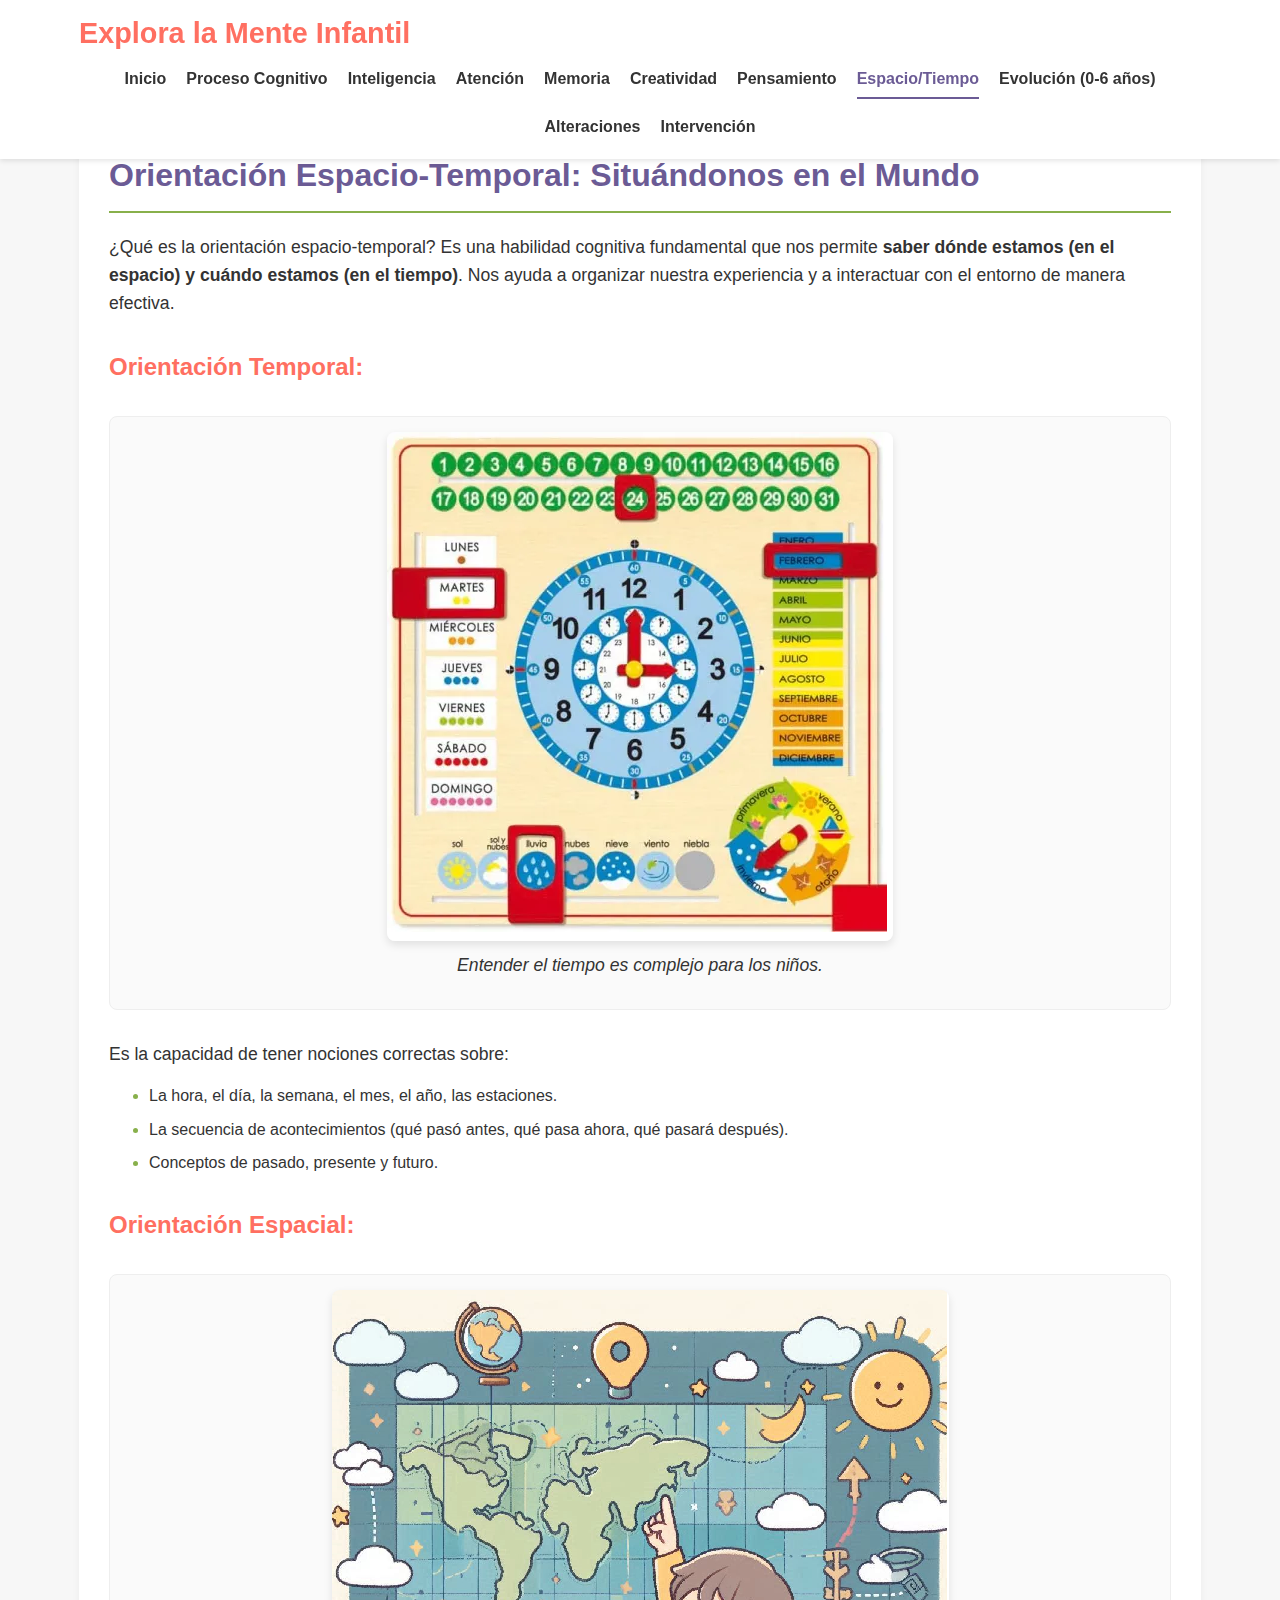
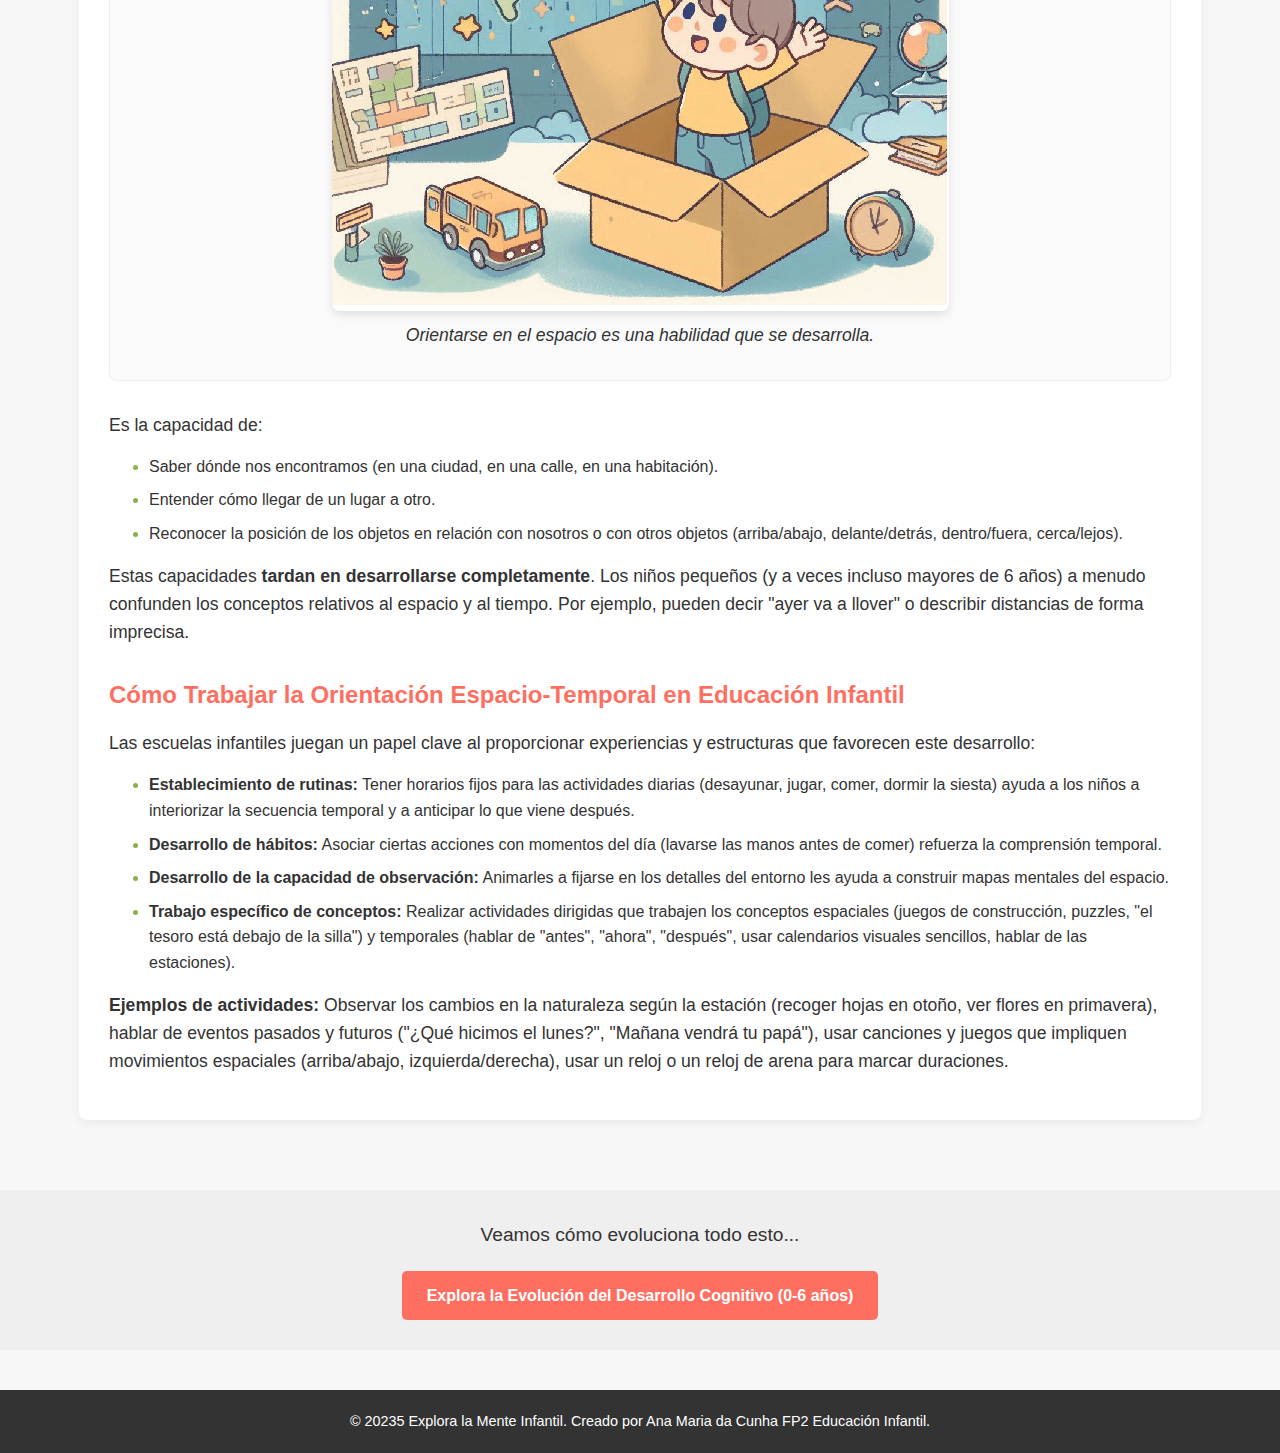
<file: espacio-temporal.html>
<!DOCTYPE html>
<html lang="es">
<head>
    <meta charset="UTF-8">
    <meta name="viewport" content="width=device-width, initial-scale=1.0">
    <title>Orientación Espacio-Temporal - Explora la Mente Infantil</title>
    <link rel="stylesheet" href="css/style.css">
    <link rel="preconnect" href="https://fonts.googleapis.com">
    <link rel="preconnect" href="https://fonts.gstatic.com" crossorigin>
    <link href="https://fonts.googleapis.com/css2?family=Nunito:wght@400;600;700&display=swap" rel="stylesheet">
    <meta name="description" content="Entiende la orientación espacial y temporal: cómo nos situamos en el espacio y el tiempo, y cómo se desarrolla esta habilidad en la infancia.">
</head>
<body>
    <header>
        <div class="container">
            <h1>Explora la Mente Infantil</h1>
            <nav>
                 <ul>
                    <li><a href="index.html">Inicio</a></li>
                    <li><a href="que-es-cognitivo.html">Proceso Cognitivo</a></li>
                    <li><a href="inteligencia.html">Inteligencia</a></li>
                    <li><a href="atencion.html">Atención</a></li>
                    <li><a href="memoria.html">Memoria</a></li>
                    <li><a href="creatividad.html">Creatividad</a></li>
                    <li><a href="pensamiento.html">Pensamiento</a></li>
                    <li><a href="espacio-temporal.html" class="active">Espacio/Tiempo</a></li>
                    <li><a href="evolucion-0-6.html">Evolución (0-6 años)</a></li>
                    <li><a href="alteraciones.html">Alteraciones</a></li>
                    <li><a href="intervencion.html">Intervención</a></li>
                </ul>
            </nav>
        </div>
    </header>

    <main>
        <section class="content-section">
            <div class="container">
                <article>
                    <h2>Orientación Espacio-Temporal: Situándonos en el Mundo</h2>

                    <p>¿Qué es la orientación espacio-temporal? Es una habilidad cognitiva fundamental que nos permite <strong>saber dónde estamos (en el espacio) y cuándo estamos (en el tiempo)</strong>. Nos ayuda a organizar nuestra experiencia y a interactuar con el entorno de manera efectiva.</p>

                    <h3>Orientación Temporal:</h3>
                     <div class="image-container">
                         <!-- Placeholder para una ilustración relacionada con el tiempo (reloj, calendario, estaciones) -->
                        <img src="images/placeholder-time.png" alt="Ilustración de reloj, calendario y estaciones del año">
                         <p class="image-caption">Entender el tiempo es complejo para los niños.</p>
                    </div>
                    <p>Es la capacidad de tener nociones correctas sobre:</p>
                    <ul>
                        <li>La hora, el día, la semana, el mes, el año, las estaciones.</li>
                        <li>La secuencia de acontecimientos (qué pasó antes, qué pasa ahora, qué pasará después).</li>
                        <li>Conceptos de pasado, presente y futuro.</li>
                    </ul>

                    <h3>Orientación Espacial:</h3>
                     <div class="image-container">
                         <!-- Placeholder para una ilustración relacionada con el espacio (mapa, arriba/abajo, dentro/fuera) -->
                        <img src="images/placeholder-space.png" alt="Ilustración de mapa, niño señalando arriba, caja con algo dentro">
                         <p class="image-caption">Orientarse en el espacio es una habilidad que se desarrolla.</p>
                    </div>
                     <p>Es la capacidad de:</p>
                    <ul>
                        <li>Saber dónde nos encontramos (en una ciudad, en una calle, en una habitación).</li>
                        <li>Entender cómo llegar de un lugar a otro.</li>
                        <li>Reconocer la posición de los objetos en relación con nosotros o con otros objetos (arriba/abajo, delante/detrás, dentro/fuera, cerca/lejos).</li>
                    </ul>
                    <p>Estas capacidades <strong>tardan en desarrollarse completamente</strong>. Los niños pequeños (y a veces incluso mayores de 6 años) a menudo confunden los conceptos relativos al espacio y al tiempo. Por ejemplo, pueden decir "ayer va a llover" o describir distancias de forma imprecisa.</p>

                    <h3>Cómo Trabajar la Orientación Espacio-Temporal en Educación Infantil</h3>
                    <p>Las escuelas infantiles juegan un papel clave al proporcionar experiencias y estructuras que favorecen este desarrollo:</p>
                    <ul>
                        <li><strong>Establecimiento de rutinas:</strong> Tener horarios fijos para las actividades diarias (desayunar, jugar, comer, dormir la siesta) ayuda a los niños a interiorizar la secuencia temporal y a anticipar lo que viene después.</li>
                        <li><strong>Desarrollo de hábitos:</strong> Asociar ciertas acciones con momentos del día (lavarse las manos antes de comer) refuerza la comprensión temporal.</li>
                        <li><strong>Desarrollo de la capacidad de observación:</strong> Animarles a fijarse en los detalles del entorno les ayuda a construir mapas mentales del espacio.</li>
                        <li><strong>Trabajo específico de conceptos:</strong> Realizar actividades dirigidas que trabajen los conceptos espaciales (juegos de construcción, puzzles, "el tesoro está debajo de la silla") y temporales (hablar de "antes", "ahora", "después", usar calendarios visuales sencillos, hablar de las estaciones).</li>
                    </ul>
                    <p><strong>Ejemplos de actividades:</strong> Observar los cambios en la naturaleza según la estación (recoger hojas en otoño, ver flores en primavera), hablar de eventos pasados y futuros ("¿Qué hicimos el lunes?", "Mañana vendrá tu papá"), usar canciones y juegos que impliquen movimientos espaciales (arriba/abajo, izquierda/derecha), usar un reloj o un reloj de arena para marcar duraciones.</p>

                </article>
            </div>
        </section>
        <section class="next-section-link">
             <div class="container">
                 <p>Veamos cómo evoluciona todo esto...</p>
                 <a href="evolucion-0-6.html" class="btn">Explora la Evolución del Desarrollo Cognitivo (0-6 años)</a>
             </div>
        </section>
    </main>

    <footer>
        <div class="container">
             <p>&copy; 20235 Explora la Mente Infantil. Creado por Ana Maria da Cunha FP2 Educación Infantil.</p>
        </div>
    </footer>

    <script src="js/script.js"></script>
</body>
</html>
</file>
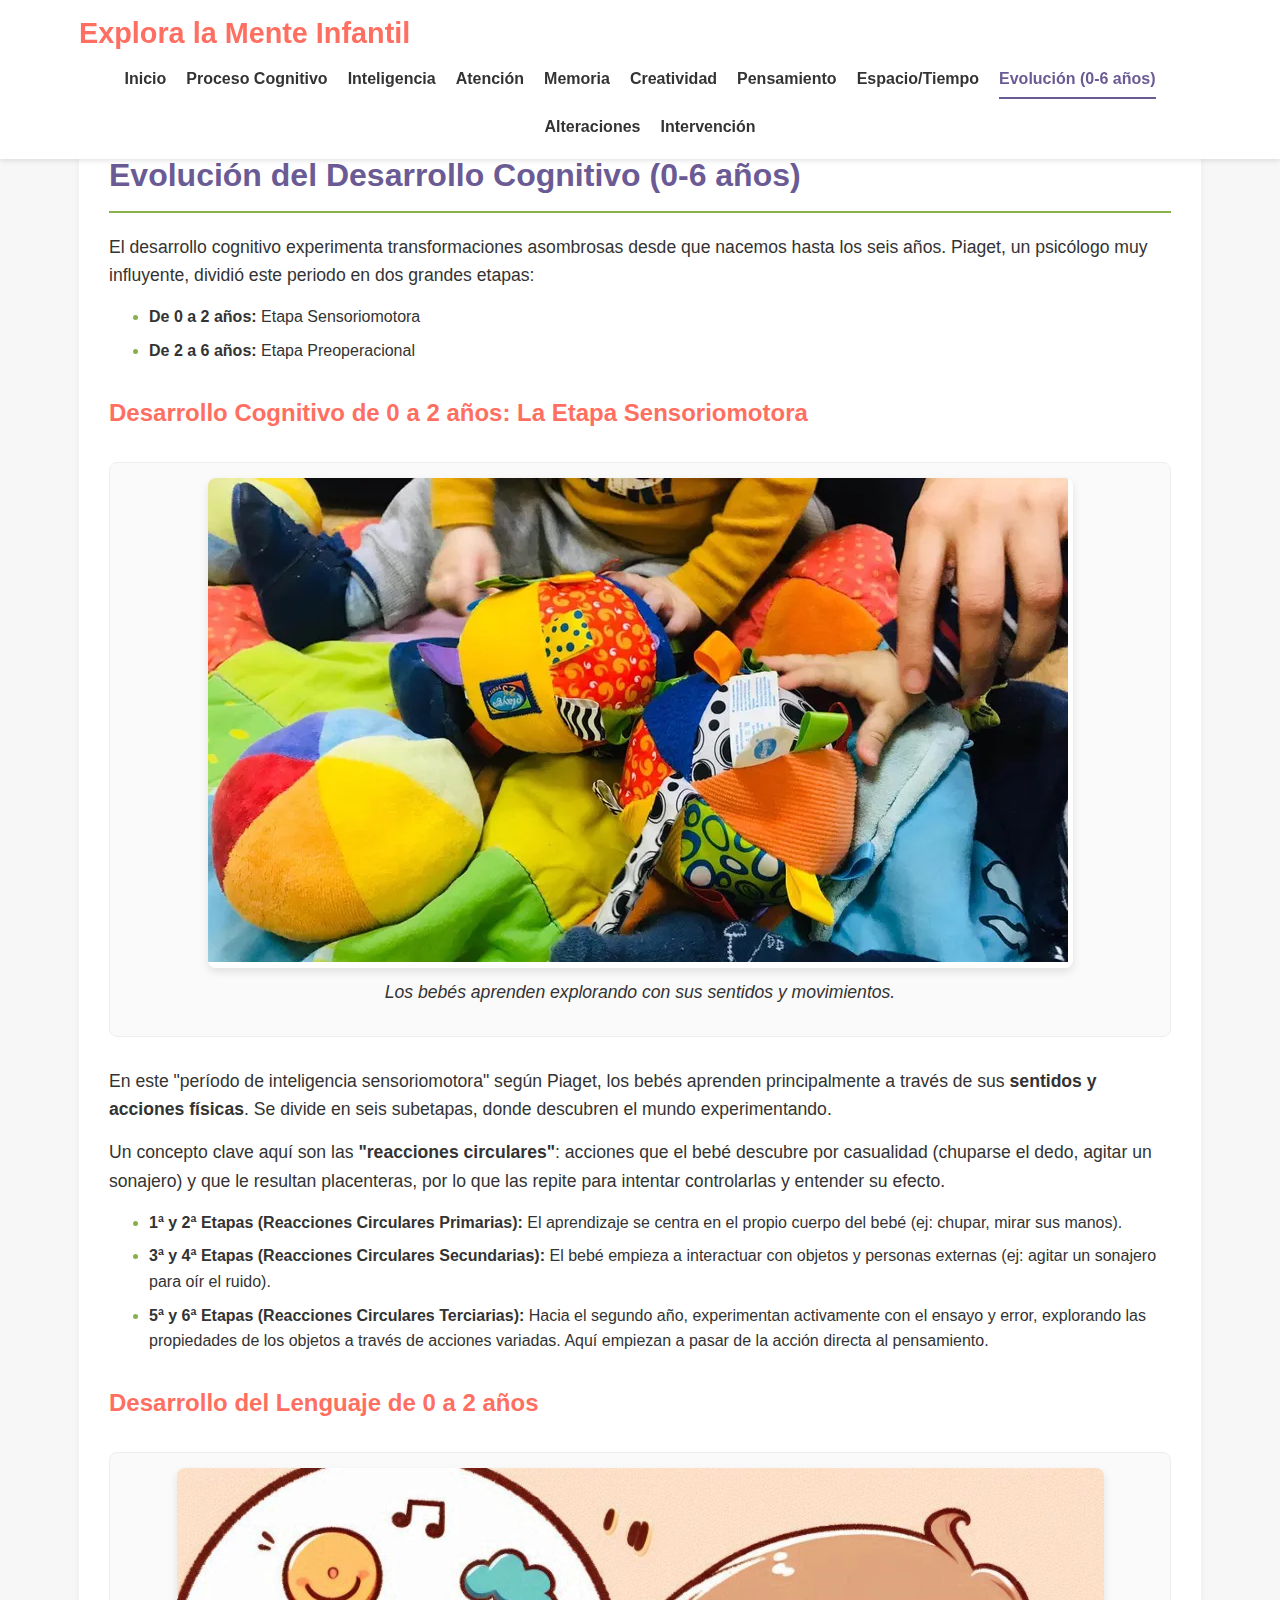
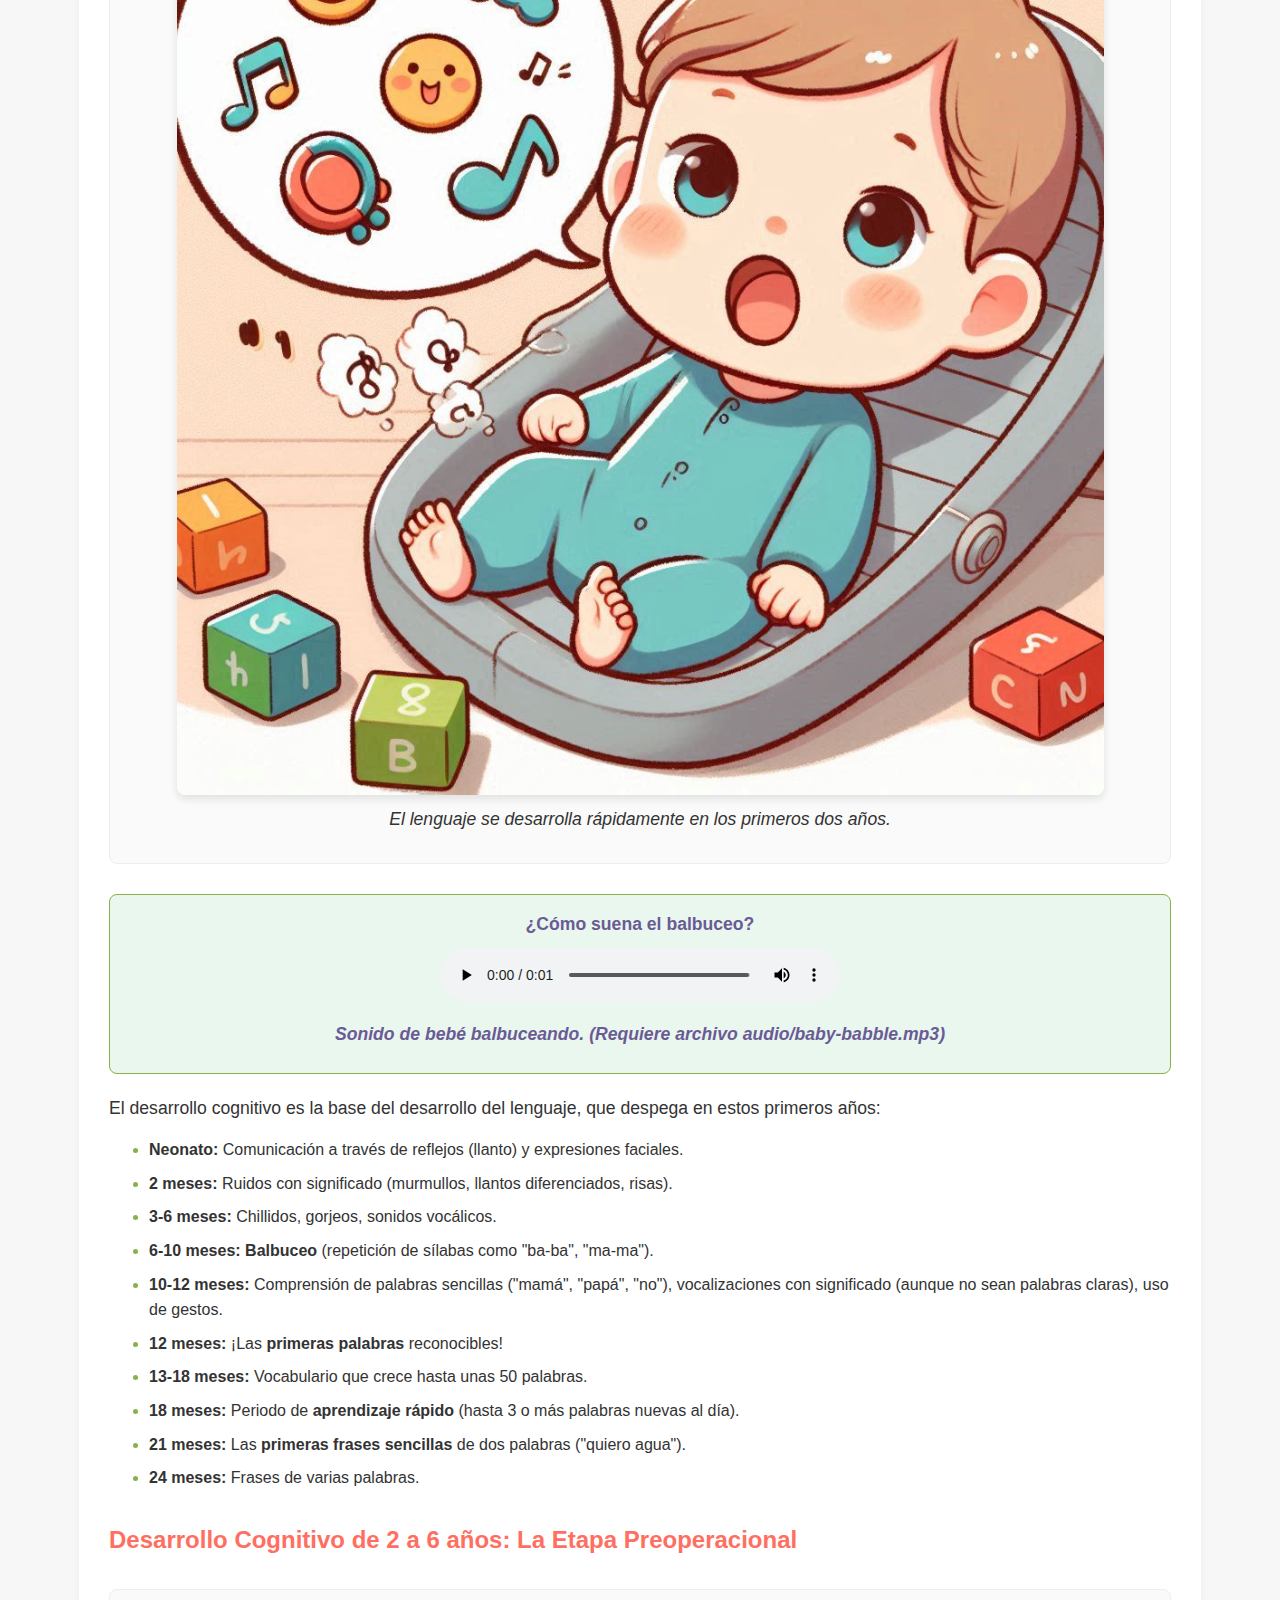
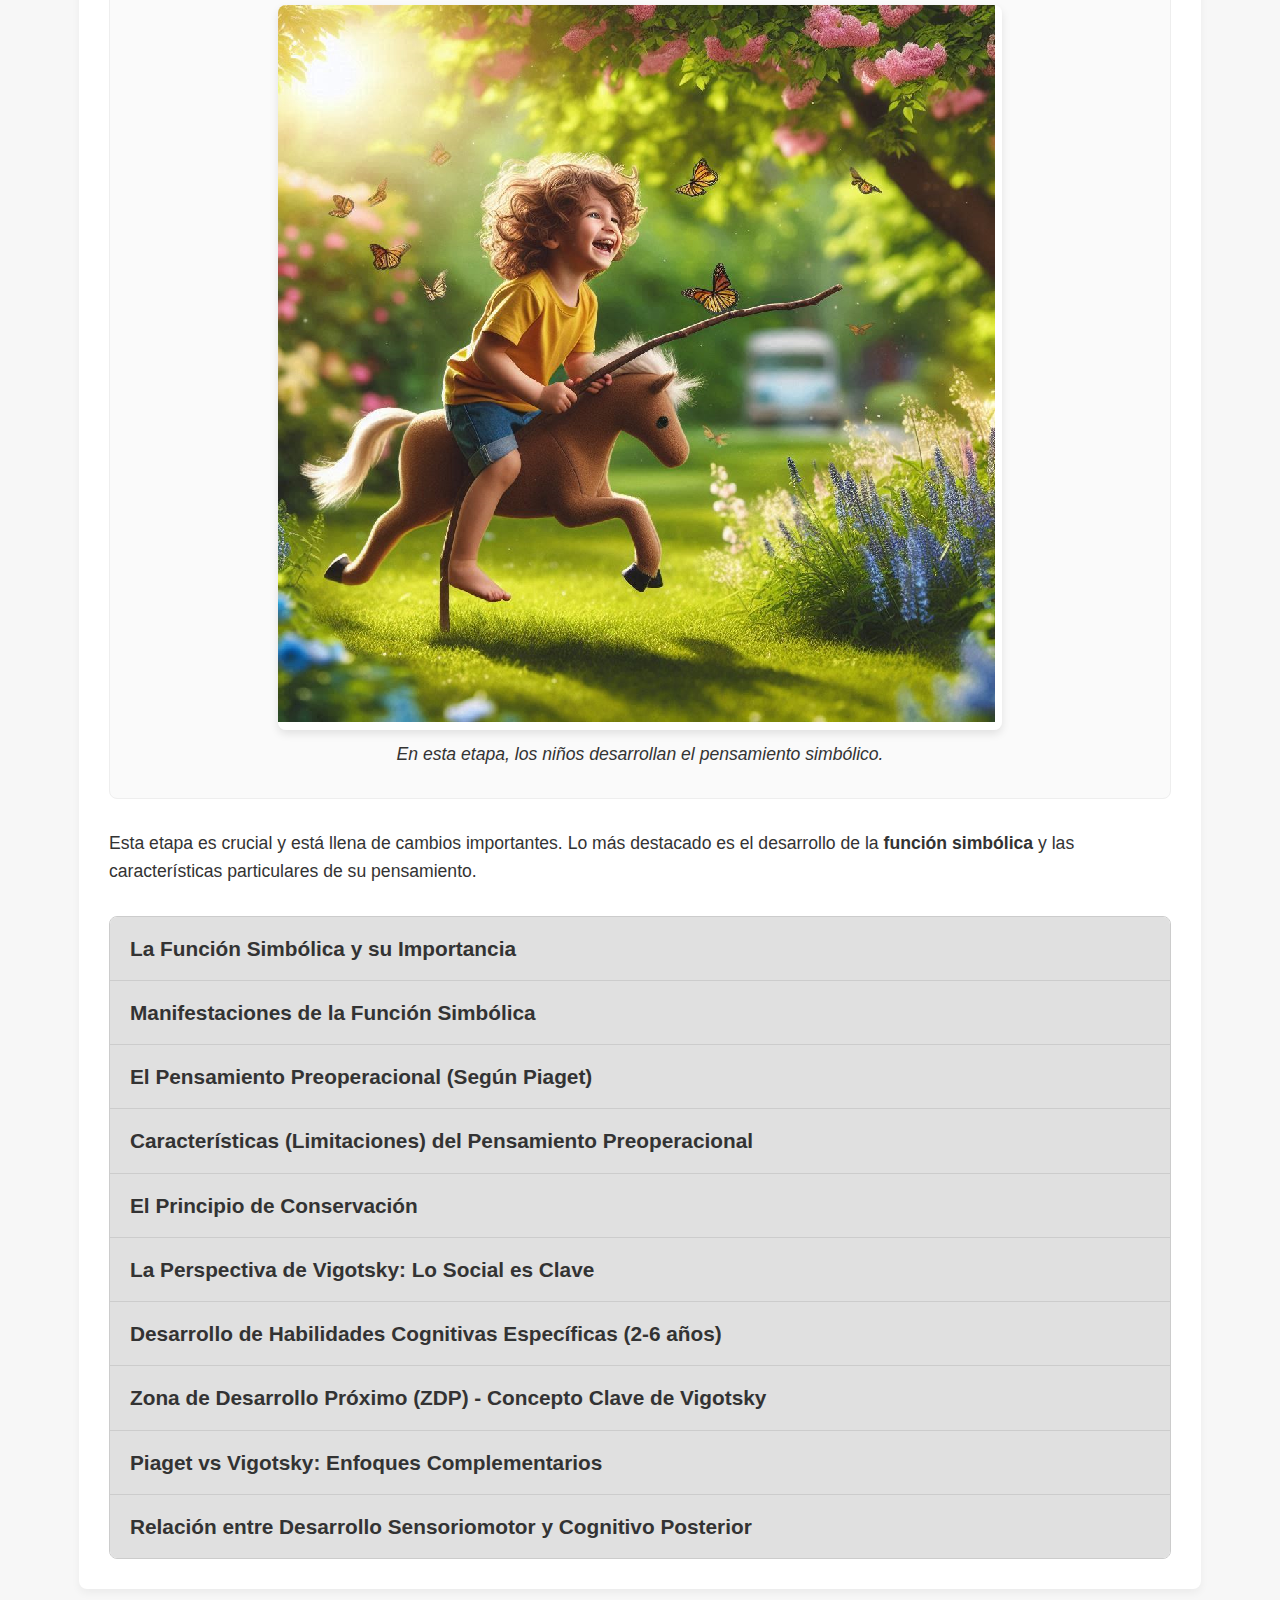
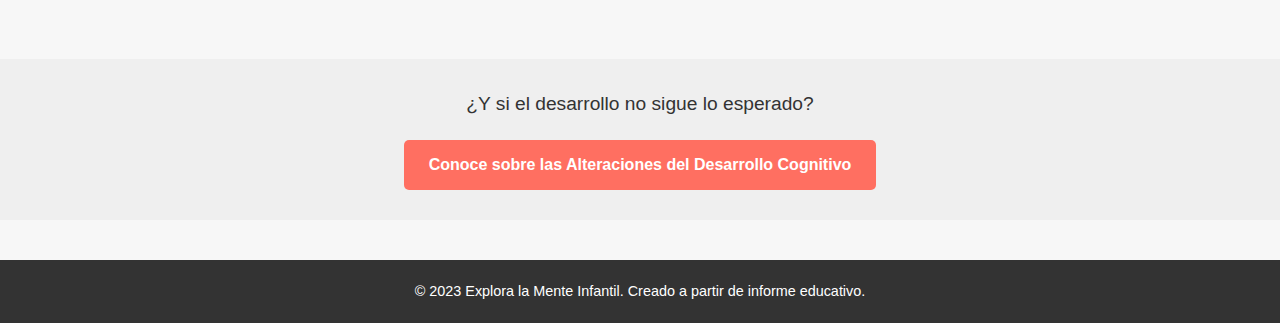
<file: evolucion-0-6.html>
<!DOCTYPE html>
<html lang="es">
<head>
    <meta charset="UTF-8">
    <meta name="viewport" content="width=device-width, initial-scale=1.0">
    <title>Evolución Cognitiva (0-6 años) - Explora la Mente Infantil</title>
    <link rel="stylesheet" href="css/style.css">
    <link rel="preconnect" href="https://fonts.googleapis.com">
    <link rel="preconnect" href="https://fonts.gstatic.com" crossorigin>
    <link href="https://fonts.googleapis.com/css2?family=Nunito:wght@400;600;700&display=swap" rel="stylesheet">
    <meta name="description" content="Un recorrido por las etapas clave del desarrollo cognitivo de 0 a 6 años, incluyendo la teoría de Piaget, Vigotsky y el desarrollo del lenguaje.">
</head>
<body>
    <header>
        <div class="container">
            <h1>Explora la Mente Infantil</h1>
            <nav>
                 <ul>
                    <li><a href="index.html">Inicio</a></li>
                    <li><a href="que-es-cognitivo.html">Proceso Cognitivo</a></li>
                    <li><a href="inteligencia.html">Inteligencia</a></li>
                    <li><a href="atencion.html">Atención</a></li>
                    <li><a href="memoria.html">Memoria</a></li>
                    <li><a href="creatividad.html">Creatividad</a></li>
                    <li><a href="pensamiento.html">Pensamiento</a></li>
                    <li><a href="espacio-temporal.html">Espacio/Tiempo</a></li>
                    <li><a href="evolucion-0-6.html" class="active">Evolución (0-6 años)</a></li>
                    <li><a href="alteraciones.html">Alteraciones</a></li>
                    <li><a href="intervencion.html">Intervención</a></li>
                </ul>
            </nav>
        </div>
    </header>

    <main>
        <section class="content-section">
            <div class="container">
                <article>
                    <h2>Evolución del Desarrollo Cognitivo (0-6 años)</h2>

                    <p>El desarrollo cognitivo experimenta transformaciones asombrosas desde que nacemos hasta los seis años. Piaget, un psicólogo muy influyente, dividió este periodo en dos grandes etapas:</p>
                    <ul>
                        <li><strong>De 0 a 2 años:</strong> Etapa Sensoriomotora</li>
                        <li><strong>De 2 a 6 años:</strong> Etapa Preoperacional</li>
                    </ul>

                    <h3>Desarrollo Cognitivo de 0 a 2 años: La Etapa Sensoriomotora</h3>
                     <div class="image-container">
                         <!-- Placeholder para una ilustración de un bebé explorando con sentidos y movimiento -->
                        <img src="images/placeholder-sensory-motor.png" alt="Ilustración de bebé tocando objetos y mirando a su alrededor">
                         <p class="image-caption">Los bebés aprenden explorando con sus sentidos y movimientos.</p>
                    </div>
                    <p>En este "período de inteligencia sensoriomotora" según Piaget, los bebés aprenden principalmente a través de sus <strong>sentidos y acciones físicas</strong>. Se divide en seis subetapas, donde descubren el mundo experimentando.</p>
                    <p>Un concepto clave aquí son las <strong>"reacciones circulares"</strong>: acciones que el bebé descubre por casualidad (chuparse el dedo, agitar un sonajero) y que le resultan placenteras, por lo que las repite para intentar controlarlas y entender su efecto.</p>
                    <ul>
                        <li><strong>1ª y 2ª Etapas (Reacciones Circulares Primarias):</strong> El aprendizaje se centra en el propio cuerpo del bebé (ej: chupar, mirar sus manos).</li>
                        <li><strong>3ª y 4ª Etapas (Reacciones Circulares Secundarias):</strong> El bebé empieza a interactuar con objetos y personas externas (ej: agitar un sonajero para oír el ruido).</li>
                        <li><strong>5ª y 6ª Etapas (Reacciones Circulares Terciarias):</strong> Hacia el segundo año, experimentan activamente con el ensayo y error, explorando las propiedades de los objetos a través de acciones variadas. Aquí empiezan a pasar de la acción directa al pensamiento.</li>
                    </ul>

                    <h3>Desarrollo del Lenguaje de 0 a 2 años</h3>
                     <div class="image-container">
                          <!-- Placeholder para ilustración de bebé balbuceando o diciendo 'mamá' -->
                        <img src="images/placeholder-baby-language.png" alt="Ilustración de bebé haciendo ruidos o diciendo palabra simple">
                         <p class="image-caption">El lenguaje se desarrolla rápidamente en los primeros dos años.</p>
                    </div>
                     <!-- EJEMPLO OPCIONAL DE AUDIO -->
                     <div class="audio-example">
                         <p>¿Cómo suena el balbuceo?</p>
                         <audio controls>
                             <source src="audio/baby-babble.mp3" type="audio/mpeg">
                             Tu navegador no soporta el elemento de audio.
                         </audio>
                          <p class="image-caption">Sonido de bebé balbuceando. (Requiere archivo audio/baby-babble.mp3)</p>
                     </div>
                     <p>El desarrollo cognitivo es la base del desarrollo del lenguaje, que despega en estos primeros años:</p>
                    <ul>
                        <li><strong>Neonato:</strong> Comunicación a través de reflejos (llanto) y expresiones faciales.</li>
                        <li><strong>2 meses:</strong> Ruidos con significado (murmullos, llantos diferenciados, risas).</li>
                        <li><strong>3-6 meses:</strong> Chillidos, gorjeos, sonidos vocálicos.</li>
                        <li><strong>6-10 meses:</strong> <strong>Balbuceo</strong> (repetición de sílabas como "ba-ba", "ma-ma").</li>
                        <li><strong>10-12 meses:</strong> Comprensión de palabras sencillas ("mamá", "papá", "no"), vocalizaciones con significado (aunque no sean palabras claras), uso de gestos.</li>
                        <li><strong>12 meses:</strong> ¡Las <strong>primeras palabras</strong> reconocibles!</li>
                        <li><strong>13-18 meses:</strong> Vocabulario que crece hasta unas 50 palabras.</li>
                        <li><strong>18 meses:</strong> Periodo de <strong>aprendizaje rápido</strong> (hasta 3 o más palabras nuevas al día).</li>
                        <li><strong>21 meses:</strong> Las <strong>primeras frases sencillas</strong> de dos palabras ("quiero agua").</li>
                        <li><strong>24 meses:</strong> Frases de varias palabras.</li>
                    </ul>


                    <h3>Desarrollo Cognitivo de 2 a 6 años: La Etapa Preoperacional</h3>
                     <div class="image-container">
                         <!-- Placeholder para una ilustración de niño dibujando o jugando simbólicamente -->
                        <img src="images/placeholder-preoperational.png" alt="Ilustración de niño usando un palo como caballo">
                         <p class="image-caption">En esta etapa, los niños desarrollan el pensamiento simbólico.</p>
                    </div>
                    <p>Esta etapa es crucial y está llena de cambios importantes. Lo más destacado es el desarrollo de la <strong>función simbólica</strong> y las características particulares de su pensamiento.</p>

                    <!-- INICIO SECCIÓN ACORDEONES -->
                    <div class="accordion-container">

                        <div class="accordion-item">
                            <div class="accordion-header">
                                <h4>La Función Simbólica y su Importancia</h4>
                                <span class="accordion-icon"></span>
                            </div>
                            <div class="accordion-content">
                                <p>Este período (2-6 años, o "segunda infancia") se caracteriza por la conquista de la <strong>capacidad de representación</strong>. Los niños ya pueden imaginar o representar objetos o acciones que no están físicamente presentes. También desarrollan enormemente la <strong>inteligencia verbal</strong>, usando el lenguaje para pensar y comunicarse de forma más compleja.</p>
                                <p>La función simbólica es, por tanto, la capacidad de usar un <strong>símbolo</strong> (una palabra, un gesto, un dibujo, un objeto usado de otra forma) para referirse a algo que no está allí. Es la base para el pensamiento abstracto futuro.</p>
                            </div>
                        </div>

                        <div class="accordion-item">
                            <div class="accordion-header">
                                <h4>Manifestaciones de la Función Simbólica</h4>
                                <span class="accordion-icon"></span>
                            </div>
                            <div class="accordion-content">
                                <p>Vemos la función simbólica en acción de varias maneras:</p>
                                <ul>
                                    <li><strong>Juego simbólico:</strong> Usar un plátano como teléfono, jugar a "papás y mamás", o hacer que los muñecos hablen. Reproducen la realidad a través del juego.</li>
                                    <li><strong>Imitación diferida:</strong> Imitar una acción que vieron hace tiempo, aunque la persona o el modelo ya no esté presente (ej: un niño "afeitándose" por la mañana como vio a su papá la noche anterior).</li>
                                    <li><strong>Dibujo:</strong> Representar la realidad gráficamente. Al principio son garabatos, luego formas reconocibles. Curiosamente, suelen dibujar lo que *saben* del objeto (partes internas, detalles ocultos) más que lo que ven desde un único punto de vista.</li>
                                    <li><strong>Lenguaje:</strong> Usar palabras (que son símbolos) para nombrar cosas, ideas o situaciones. Se convierte en la forma de representación más potente y versátil.</li>
                                    <li><strong>Imágenes mentales:</strong> Poder "ver" o "escuchar" cosas en su mente sin tener que percibirlas con los sentidos en ese momento.</li>
                                </ul>
                            </div>
                        </div>

                         <div class="accordion-item">
                            <div class="accordion-header">
                                <h4>El Pensamiento Preoperacional (Según Piaget)</h4>
                                <span class="accordion-icon"></span>
                            </div>
                            <div class="accordion-content">
                                <p>Piaget llamó a esta etapa <strong>"preoperacional"</strong> porque, aunque los niños ya usan símbolos, aún no tienen la capacidad de realizar <strong>operaciones lógicas</strong>. Esto no significa que no sean listos, sino que su forma de pensar todavía no sigue las reglas de la lógica adulta. Está en una fase de transición hacia el pensamiento lógico.</p>
                            </div>
                        </div>

                         <div class="accordion-item">
                            <div class="accordion-header">
                                <h4>Características (Limitaciones) del Pensamiento Preoperacional</h4>
                                <span class="accordion-icon"></span>
                            </div>
                            <div class="accordion-content">
                                <p>El pensamiento en esta etapa presenta ciertas características o "limitaciones" desde el punto de vista lógico:</p>
                                <ul>
                                    <li><img src="images/icon-centration.png" alt="Icono Centración" class="icon"> <strong>Centración:</strong> Tienden a fijarse en un solo aspecto de una situación o un objeto e ignoran los demás. Un caso especial de centración es el...</li>
                                    <li><img src="images/icon-egocentrism.png" alt="Icono Egocentrismo" class="icon"> <strong>Egocentrismo:</strong> No es ser egoísta, sino tener dificultad para imaginar cómo se ven las cosas desde el punto de vista de otra persona. Si se tapan los ojos, creen que nadie puede verles a ellos tampoco.</li>
                                    <li><img src="images/icon-appearance.png" alt="Icono Apariencia" class="icon"> <strong>Foco en la Apariencia:</strong> Se dejan llevar por lo que perciben visualmente en ese momento, sin considerar la realidad subyacente. Pueden pensar que alguien es más alto solo porque lleva un sombrero alto.</li>
                                    <li><img src="images/icon-static.png" alt="Icono Estático" class="icon"> <strong>Razonamiento Estático:</strong> Perciben el mundo en estados fijos, sin comprender bien las transformaciones o los procesos de cambio.</li>
                                    <li><img src="images/icon-irreversibility.png" alt="Icono Irreversibilidad" class="icon"> <strong>Irreversibilidad:</strong> No entienden que muchos procesos pueden revertirse y volver al estado original. Si desinflan un globo, no comprenden que se puede volver a inflar a su forma original.</li>
                                </ul>
                            </div>
                        </div>

                        <div class="accordion-item">
                            <div class="accordion-header">
                                <h4>El Principio de Conservación</h4>
                                <span class="accordion-icon"></span>
                            </div>
                            <div class="accordion-content">
                                <p>Una clara muestra de estas limitaciones (centración, foco en apariencia, irreversibilidad) es la dificultad con el <strong>principio de conservación</strong>.</p>
                                <div class="image-container">
                                     <!-- Placeholder para ilustración del experimento de los vasos de agua de diferente forma -->
                                    <img src="images/placeholder-conservation.png" alt="Ilustración del experimento de conservación de líquidos de Piaget con vasos diferentes">
                                     <p class="image-caption">El famoso experimento de conservación de Piaget.</p>
                                </div>
                                <p>Los niños preoperacionales no entienden que una cantidad (de líquido, de masa, de número) sigue siendo la misma aunque cambie su forma o apariencia externa. Por ejemplo, si muestras la misma cantidad de agua en un vaso ancho y bajo y luego la viertes en uno alto y estrecho, el niño dirá que hay "más agua" en el vaso alto simplemente porque el nivel llega más arriba. Se "centra" solo en la altura del líquido e ignora la anchura del vaso y el hecho de que no se ha añadido ni quitado agua (irreversibilidad).</p>
                            </div>
                        </div>

                         <div class="accordion-item">
                            <div class="accordion-header">
                                <h4>La Perspectiva de Vigotsky: Lo Social es Clave</h4>
                                <span class="accordion-icon"></span>
                            </div>
                            <div class="accordion-content">
                                <p>A diferencia de Piaget, que ponía mucho énfasis en el descubrimiento individual del niño, Lev Vigotsky destacó la <strong>importancia del entorno social y la interacción con adultos y compañeros más capaces</strong> en el desarrollo cognitivo.</p>
                                <ul>
                                    <li>Según Vigotsky, los niños no aprenden aislados; su desarrollo está intrínsecamente ligado a su <strong>contexto cultural y social</strong>.</li>
                                    <li>Los adultos actúan como guías, ofreciendo <strong>"andamiaje"</strong> (apoyo estructurado) y proponiendo desafíos ligeramente por encima de lo que el niño puede hacer solo.</li>
                                    <li>El niño es visto como un <strong>"aprendiz de pensamiento"</strong>, cuyo crecimiento intelectual es estimulado por la interacción social.</li>
                                    <li>La cognición no es solo un proceso individual, sino una <strong>actividad social y colaborativa</strong>.</li>
                                </ul>
                                <div class="image-container">
                                     <!-- Placeholder para ilustración de adulto ayudando a niño a aprender -->
                                    <img src="images/placeholder-vigotsky.png" alt="Ilustración de adulto guiando a un niño en una tarea">
                                     <p class="image-caption">Vigotsky enfatizó el papel de la interacción social en el aprendizaje.</p>
                                </div>
                            </div>
                        </div>

                        <div class="accordion-item">
                            <div class="accordion-header">
                                <h4>Desarrollo de Habilidades Cognitivas Específicas (2-6 años)</h4>
                                <span class="accordion-icon"></span>
                            </div>
                            <div class="accordion-content">
                                <p>En esta etapa, también se consolidan y desarrollan habilidades específicas:</p>

                                <h5>Desarrollo del Pensamiento Matemático:</h5>
                                <p>La comprensión inicial de los números y conceptos matemáticos se ve favorecida por:</p>
                                <ul>
                                    <li>La maduración cerebral.</li>
                                    <li>El desarrollo del lenguaje (que permite conceptualizar y nombrar cantidades).</li>
                                    <li>La exploración activa de objetos (contar, comparar tamaños, clasificar).</li>
                                    <li>El "andamiaje" de adultos (apoyo en tareas numéricas simples).</li>
                                    <li>Interacciones diarias que involucran números (contar juguetes, preguntar cuántos años tiene).</li>
                                </ul>

                                <h5>Desarrollo de la Memoria:</h5>
                                <p>Aunque mejora, la memoria aún tiene limitaciones en esta etapa:</p>
                                <ul>
                                    <li>Les cuesta recordar eventos específicos de hace mucho tiempo.</li>
                                    <li>Su corteza prefrontal, crucial para ciertas funciones de memoria, sigue madurando.</li>
                                    <li>Todavía están aprendiendo a usar estrategias de memoria de forma efectiva.</li>
                                </ul>
                                <p>Lo que sí les ayuda a recordar son:</p>
                                <ul>
                                    <li>La <strong>interacción social</strong> (hablar sobre eventos).</li>
                                    <li>La <strong>participación personal</strong> en las experiencias.</li>
                                    <li>Las <strong>conversaciones</strong> sobre lo vivido (recordar y narrar).</li>
                                    <li>Las <strong>preguntas específicas</strong> de personas cercanas.</li>
                                </ul>
                                <p>El lenguaje actúa como un puente entre la memoria y la mente; los niños que aún no tienen mucho lenguaje pueden tener más dificultad para formar y recuperar recuerdos verbales.</p>

                                <h5>Desarrollo del Lenguaje (2-6 años): ¡Explosión Verbal!</h5>
                                <p>Esta etapa es un periodo sensible (óptimo) para el aprendizaje del lenguaje.</p>
                                <ul>
                                    <li><strong>Vocabulario:</strong> ¡Crece a una velocidad increíble! Pasan de unas 500 palabras a los 2 años a cerca de 10.000 a los 6 años. Esto implica aprender alrededor de <strong>10 palabras nuevas al día</strong>, un fenómeno llamado <strong>"mapeo rápido"</strong>.</li>
                                    <li><strong>Gramática:</strong> Hacia los 3 años, ya manejan estructuras gramaticales básicas:
                                        <ul>
                                            <li>Sujeto + Verbo ("Yo corro").</li>
                                            <li>Formación de plurales ("perros").</li>
                                            <li>Uso de tiempos verbales básicos (presente, pasado simple, futuro simple).</li>
                                            <li>Uso de pronombres (yo, tú, este, ese, mío).</li>
                                            <li>Formulación de preguntas simples.</li>
                                            <li>Uso de verbos auxiliares.</li>
                                        </ul>
                                    </li>
                                </ul>
                                <p>Un fenómeno común son los errores de <strong>"sobrerregularización"</strong>: aplicar una regla gramatical aprendida a palabras que son excepción (ej: "rompido" en vez de "roto", "sabo" en vez de "sé", "andé" en vez de "anduve"). Esto demuestra que están aprendiendo las reglas activamente.</p>
                            </div>
                        </div>

                        <div class="accordion-item">
                             <div class="accordion-header">
                                <h4>Zona de Desarrollo Próximo (ZDP) - Concepto Clave de Vigotsky</h4>
                                <span class="accordion-icon"></span>
                            </div>
                            <div class="accordion-content">
                                <p>Vigotsky introdujo la idea de la <strong>Zona de Desarrollo Próximo (ZDP)</strong>. Es la distancia entre lo que un niño puede hacer por sí solo y lo que puede lograr con la ayuda y guía de una persona más capaz (adulto o compañero).</p>
                                 <div class="image-container">
                                     <!-- Placeholder para ilustración del diagrama ZDP -->
                                    <img src="images/placeholder-zpd.png" alt="Diagrama de Zona de Desarrollo Próximo con círculos concentricos">
                                     <p class="image-caption">La ZDP: lo que el niño puede hacer con ayuda.</p>
                                </div>
                                <p>Es en esta zona donde ocurre el aprendizaje más efectivo. Las formas gramaticales más complejas, por ejemplo, se aprenden a menudo dentro de la ZDP, con el apoyo y la corrección de los adultos.</p>
                            </div>
                        </div>

                        <div class="accordion-item">
                            <div class="accordion-header">
                                <h4>Piaget vs Vigotsky: Enfoques Complementarios</h4>
                                <span class="accordion-icon"></span>
                            </div>
                            <div class="accordion-content">
                                <p>Aunque sus enfoques difieren, son a menudo vistos como complementarios:</p>
                                <ul>
                                    <li><strong>Piaget:</strong> Se enfoca más en el <strong>desarrollo individual por etapas</strong>, en lo que el niño descubre por sí mismo y en las "carencias" lógicas de su pensamiento preoperacional. Cree que el niño necesita madurar para ciertas habilidades.</li>
                                    <li><strong>Vigotsky:</strong> Se enfoca en el <strong>papel del entorno social y la interacción</strong> en el aprendizaje. Destaca la importancia de la ayuda y la estimulación para que el niño alcance su potencial dentro de la ZDP. Sugiere que la maduración puede ser impulsada por la estimulación.</li>
                                </ul>
                                <p>Ambos nos ofrecen herramientas valiosas para entender cómo piensan los niños y cómo podemos apoyar su desarrollo.</p>
                            </div>
                        </div>

                        <div class="accordion-item">
                             <div class="accordion-header">
                                <h4>Relación entre Desarrollo Sensoriomotor y Cognitivo Posterior</h4>
                                <span class="accordion-icon"></span>
                            </div>
                            <div class="accordion-content">
                                <p>La exploración a través de los sentidos y el movimiento en la etapa sensoriomotora (0-2 años) <strong>sienta las bases para el pensamiento abstracto y lógico futuro</strong>.</p>
                                <ul>
                                    <li>El bebé, al manipular objetos, entender causa-efecto (si golpeo el sonajero, suena), y desarrollar la permanencia del objeto, está construyendo los primeros esquemas mentales.</li>
                                    <li>Todos los procesos cognitivos básicos (percepción, atención, memoria, inicio del lenguaje) se desarrollan y refinan en esta etapa temprana.</li>
                                </ul>
                                <p>Una escuela infantil que ofrece un ambiente rico en oportunidades para la experimentación sensorial y motora está contribuyendo activamente al desarrollo cognitivo presente y futuro de los niños.</p>
                            </div>
                        </div>

                    </div>
                    <!-- FIN SECCIÓN ACORDEONES -->

                </article>
            </div>
        </section>
         <section class="next-section-link">
             <div class="container">
                 <p>¿Y si el desarrollo no sigue lo esperado?</p>
                 <a href="alteraciones.html" class="btn">Conoce sobre las Alteraciones del Desarrollo Cognitivo</a>
             </div>
        </section>
    </main>

    <footer>
        <div class="container">
             <p>&copy; 2023 Explora la Mente Infantil. Creado a partir de informe educativo.</p>
        </div>
    </footer>

    <script src="js/script.js"></script>
</body>
</html>
</file>
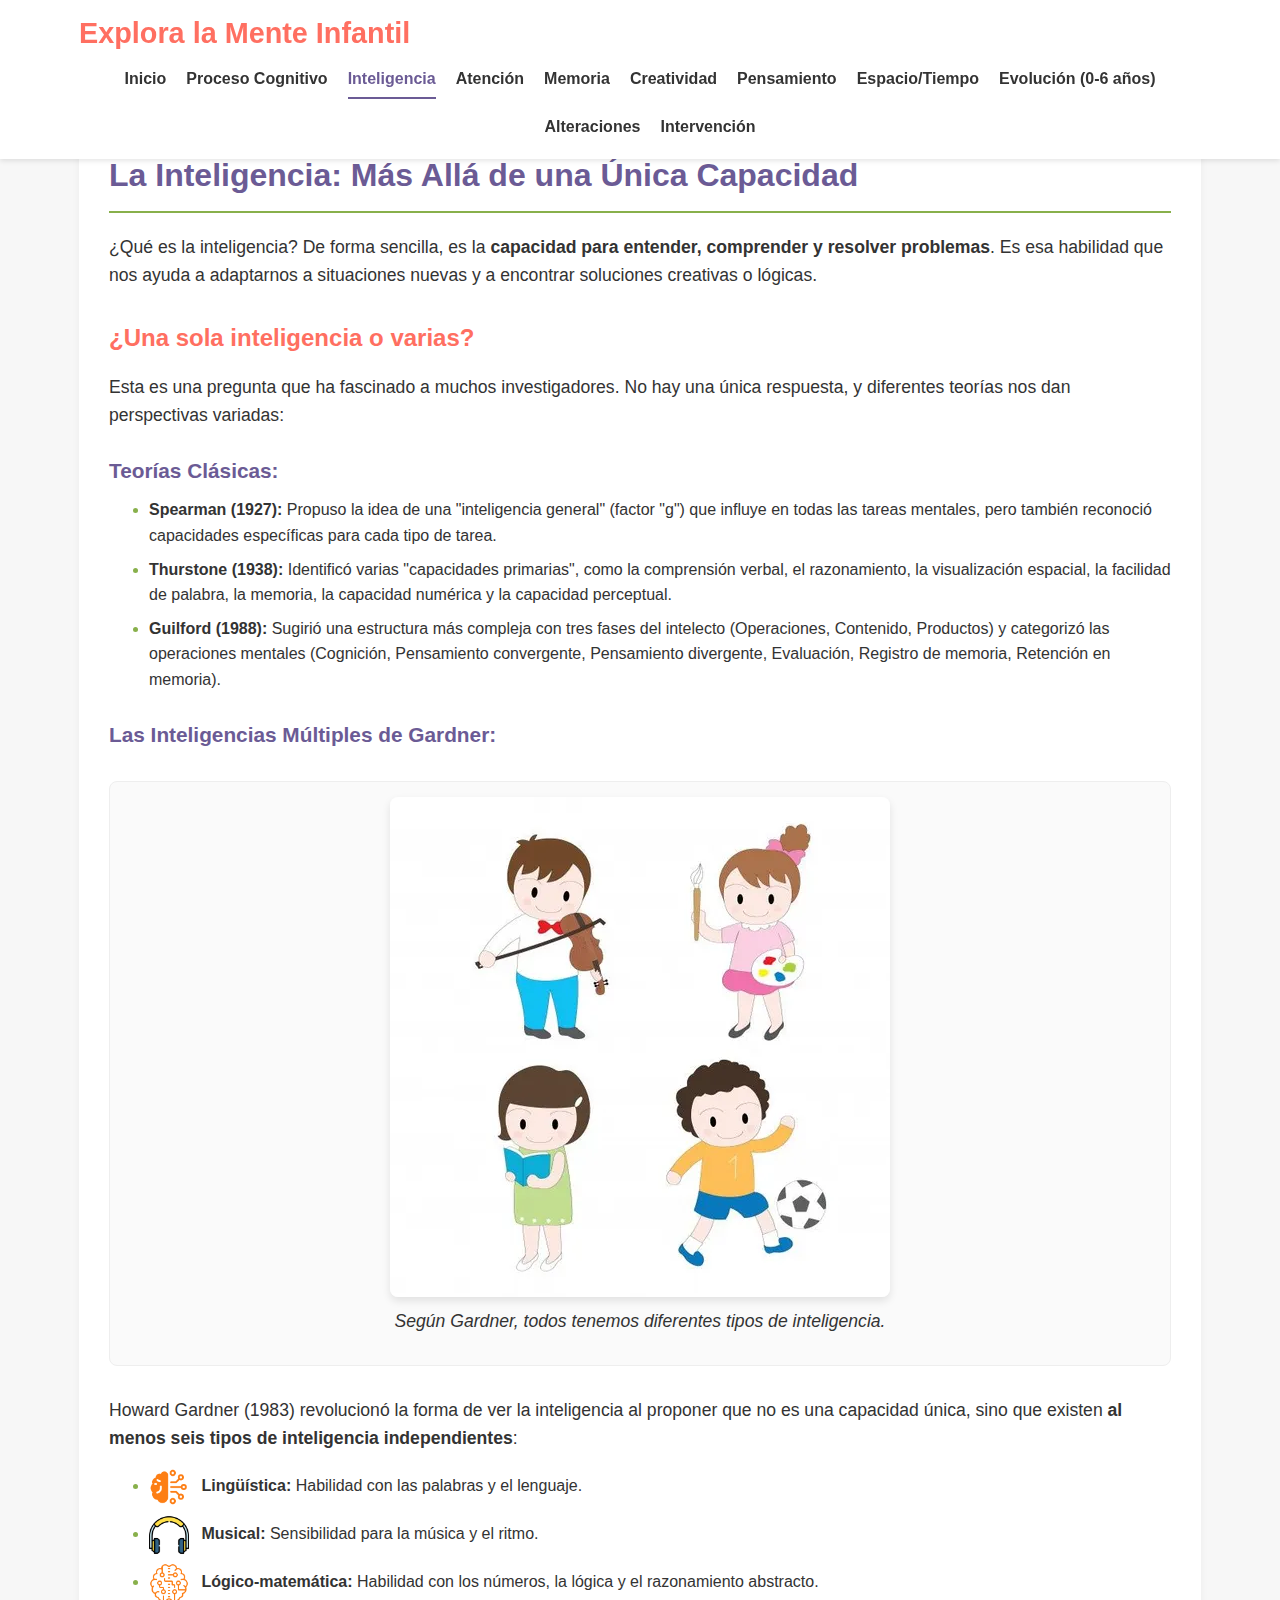
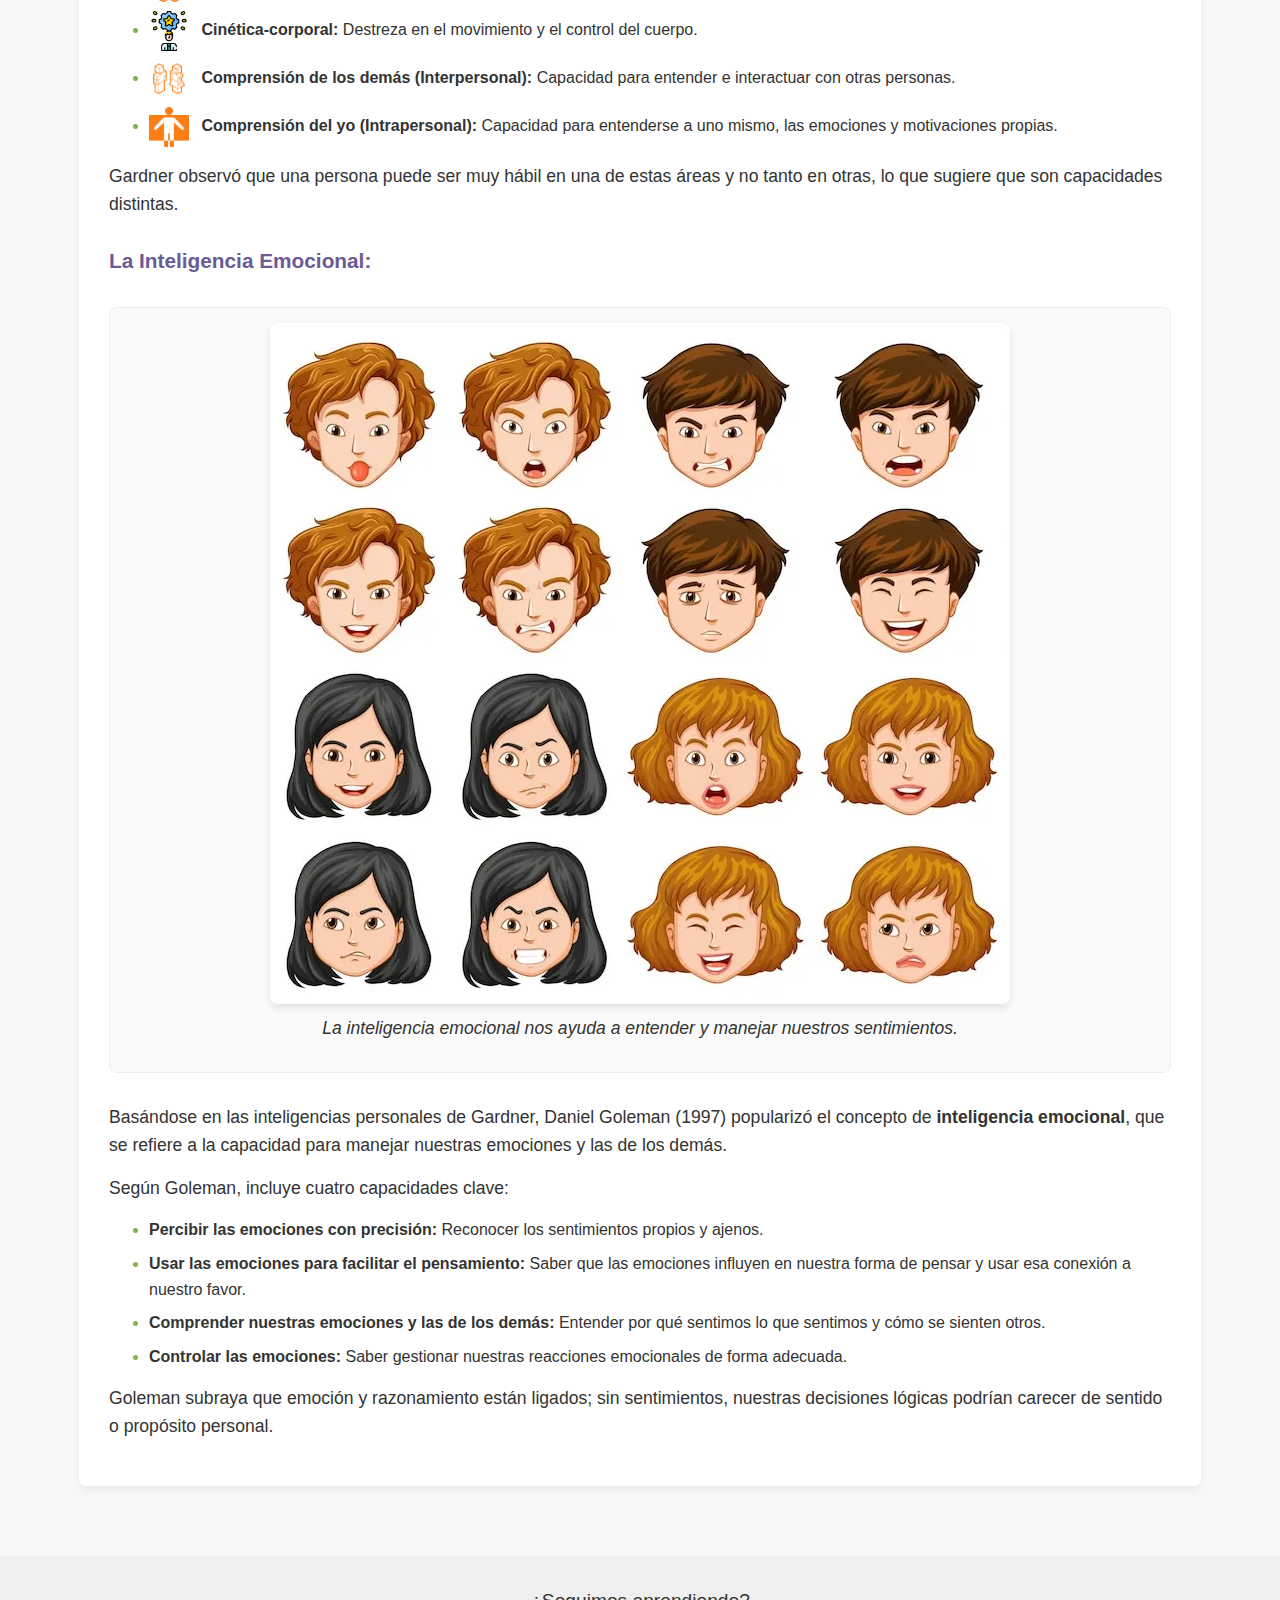
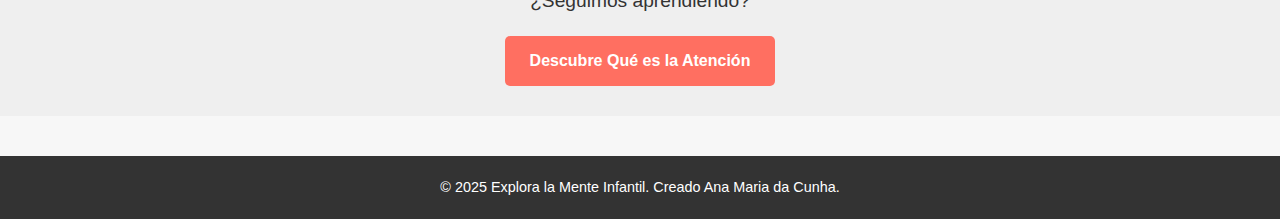
<file: inteligencia.html>
<!DOCTYPE html>
<html lang="es">
<head>
    <meta charset="UTF-8">
    <meta name="viewport" content="width=device-width, initial-scale=1.0">
    <title>La Inteligencia - Explora la Mente Infantil</title>
    <link rel="stylesheet" href="css/style.css">
    <link rel="preconnect" href="https://fonts.googleapis.com">
    <link rel="preconnect" href="https://fonts.gstatic.com" crossorigin>
    <link href="https://fonts.googleapis.com/css2?family=Nunito:wght@400;600;700&display=swap" rel="stylesheet">
    <meta name="description" content="Explora qué es la inteligencia, las diferentes teorías (Spearman, Thurstone, Guilford, Gardner, Goleman) y cómo se manifiesta en los niños.">
</head>
<body>
    <header>
        <div class="container">
            <h1>Explora la Mente Infantil</h1>
            <nav>
                 <ul>
                    <li><a href="index.html">Inicio</a></li>
                    <li><a href="que-es-cognitivo.html">Proceso Cognitivo</a></li>
                    <li><a href="inteligencia.html" class="active">Inteligencia</a></li>
                    <li><a href="atencion.html">Atención</a></li>
                    <li><a href="memoria.html">Memoria</a></li>
                    <li><a href="creatividad.html">Creatividad</a></li>
                    <li><a href="pensamiento.html">Pensamiento</a></li>
                    <li><a href="espacio-temporal.html">Espacio/Tiempo</a></li>
                    <li><a href="evolucion-0-6.html">Evolución (0-6 años)</a></li>
                    <li><a href="alteraciones.html">Alteraciones</a></li>
                    <li><a href="intervencion.html">Intervención</a></li>
                </ul>
            </nav>
        </div>
    </header>

    <main>
        <section class="content-section">
            <div class="container">
                <article>
                    <h2>La Inteligencia: Más Allá de una Única Capacidad</h2>

                    <p>¿Qué es la inteligencia? De forma sencilla, es la <strong>capacidad para entender, comprender y resolver problemas</strong>. Es esa habilidad que nos ayuda a adaptarnos a situaciones nuevas y a encontrar soluciones creativas o lógicas.</p>

                    <h3>¿Una sola inteligencia o varias?</h3>
                    <p>Esta es una pregunta que ha fascinado a muchos investigadores. No hay una única respuesta, y diferentes teorías nos dan perspectivas variadas:</p>

                    <h4>Teorías Clásicas:</h4>
                    <ul>
                        <li><strong>Spearman (1927):</strong> Propuso la idea de una "inteligencia general" (factor "g") que influye en todas las tareas mentales, pero también reconoció capacidades específicas para cada tipo de tarea.</li>
                        <li><strong>Thurstone (1938):</strong> Identificó varias "capacidades primarias", como la comprensión verbal, el razonamiento, la visualización espacial, la facilidad de palabra, la memoria, la capacidad numérica y la capacidad perceptual.</li>
                        <li><strong>Guilford (1988):</strong> Sugirió una estructura más compleja con tres fases del intelecto (Operaciones, Contenido, Productos) y categorizó las operaciones mentales (Cognición, Pensamiento convergente, Pensamiento divergente, Evaluación, Registro de memoria, Retención en memoria).</li>
                    </ul>

                    <h4>Las Inteligencias Múltiples de Gardner:</h4>
                    <div class="image-container">
                         <!-- Placeholder para una ilustración que muestre diferentes tipos de inteligencia -->
                        <img src="images/placeholder-gardner.png" alt="Ilustración de niños mostrando diferentes talentos (música, deporte, libro, etc.)">
                         <p class="image-caption">Según Gardner, todos tenemos diferentes tipos de inteligencia.</p>
                    </div>

                    <p>Howard Gardner (1983) revolucionó la forma de ver la inteligencia al proponer que no es una capacidad única, sino que existen <strong>al menos seis tipos de inteligencia independientes</strong>:</p>
                    <ul>
                        <li><img src="images/icon-linguistic.png" alt="Icono Lenguaje" class="icon"> <strong>Lingüística:</strong> Habilidad con las palabras y el lenguaje.</li>
                        <li><img src="images/icon-musical.png" alt="Icono Música" class="icon"> <strong>Musical:</strong> Sensibilidad para la música y el ritmo.</li>
                        <li><img src="images/icon-math.png" alt="Icono Matemáticas" class="icon"> <strong>Lógico-matemática:</strong> Habilidad con los números, la lógica y el razonamiento abstracto.</li>
                        <li><img src="images/icon-kinesthetic.png" alt="Icono Corporal" class="icon"> <strong>Cinética-corporal:</strong> Destreza en el movimiento y el control del cuerpo.</li>
                        <li><img src="images/icon-interpersonal.png" alt="Icono Interpersonal" class="icon"> <strong>Comprensión de los demás (Interpersonal):</strong> Capacidad para entender e interactuar con otras personas.</li>
                        <li><img src="images/icon-intrapersonal.png" alt="Icono Intrapersonal" class="icon"> <strong>Comprensión del yo (Intrapersonal):</strong> Capacidad para entenderse a uno mismo, las emociones y motivaciones propias.</li>
                    </ul>
                    <p>Gardner observó que una persona puede ser muy hábil en una de estas áreas y no tanto en otras, lo que sugiere que son capacidades distintas.</p>

                    <h4>La Inteligencia Emocional:</h4>
                     <div class="image-container">
                         <!-- Placeholder para una ilustración que muestre emociones -->
                        <img src="images/placeholder-emotional.png" alt="Ilustración de caras con diferentes emociones">
                         <p class="image-caption">La inteligencia emocional nos ayuda a entender y manejar nuestros sentimientos.</p>
                    </div>

                    <p>Basándose en las inteligencias personales de Gardner, Daniel Goleman (1997) popularizó el concepto de <strong>inteligencia emocional</strong>, que se refiere a la capacidad para manejar nuestras emociones y las de los demás.</p>
                    <p>Según Goleman, incluye cuatro capacidades clave:</p>
                    <ul>
                        <li><strong>Percibir las emociones con precisión:</strong> Reconocer los sentimientos propios y ajenos.</li>
                        <li><strong>Usar las emociones para facilitar el pensamiento:</strong> Saber que las emociones influyen en nuestra forma de pensar y usar esa conexión a nuestro favor.</li>
                        <li><strong>Comprender nuestras emociones y las de los demás:</strong> Entender por qué sentimos lo que sentimos y cómo se sienten otros.</li>
                        <li><strong>Controlar las emociones:</strong> Saber gestionar nuestras reacciones emocionales de forma adecuada.</li>
                    </ul>
                    <p>Goleman subraya que emoción y razonamiento están ligados; sin sentimientos, nuestras decisiones lógicas podrían carecer de sentido o propósito personal.</p>

                </article>
            </div>
        </section>
        <section class="next-section-link">
             <div class="container">
                 <p>¿Seguimos aprendiendo?</p>
                 <a href="atencion.html" class="btn">Descubre Qué es la Atención</a>
             </div>
        </section>
    </main>

    <footer>
        <div class="container">
             <p>&copy; 2025 Explora la Mente Infantil. Creado Ana Maria da Cunha.</p>
        </div>
    </footer>

    <script src="js/script.js"></script>
</body>
</html>
</file>
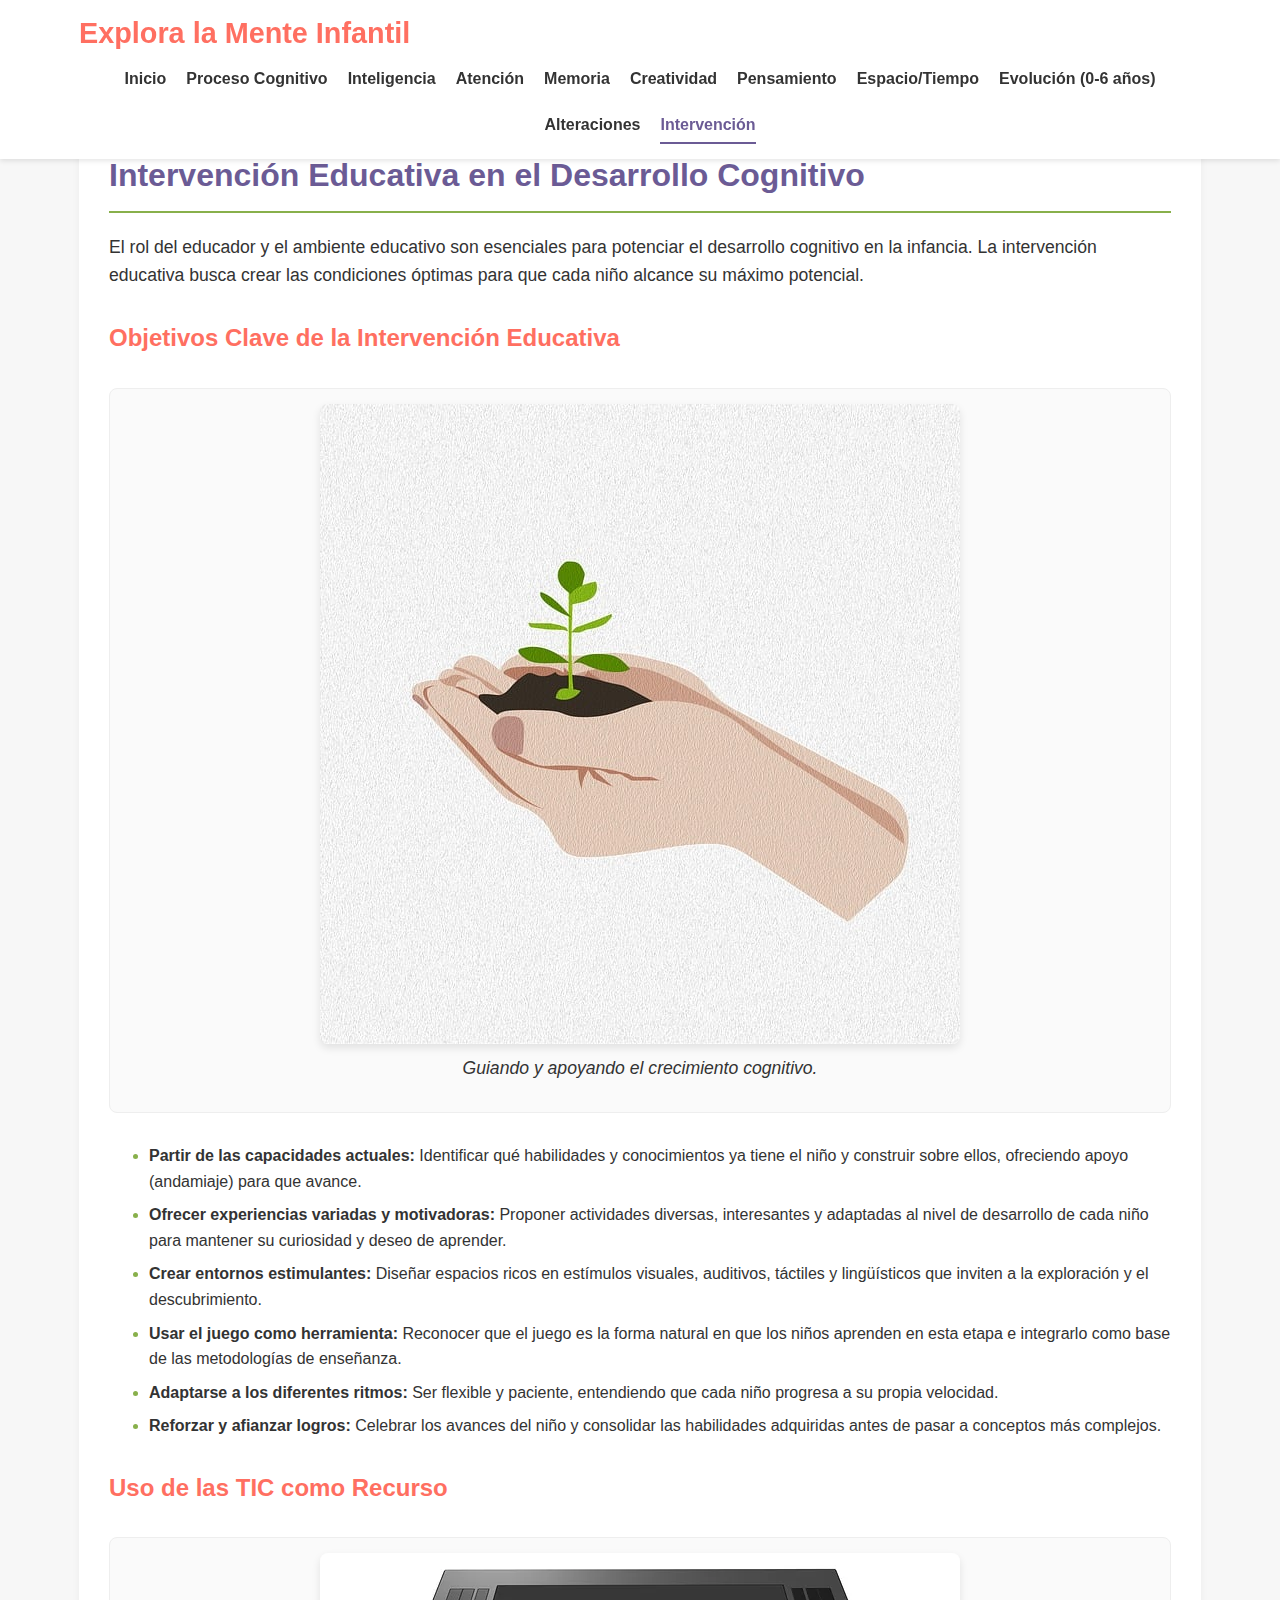
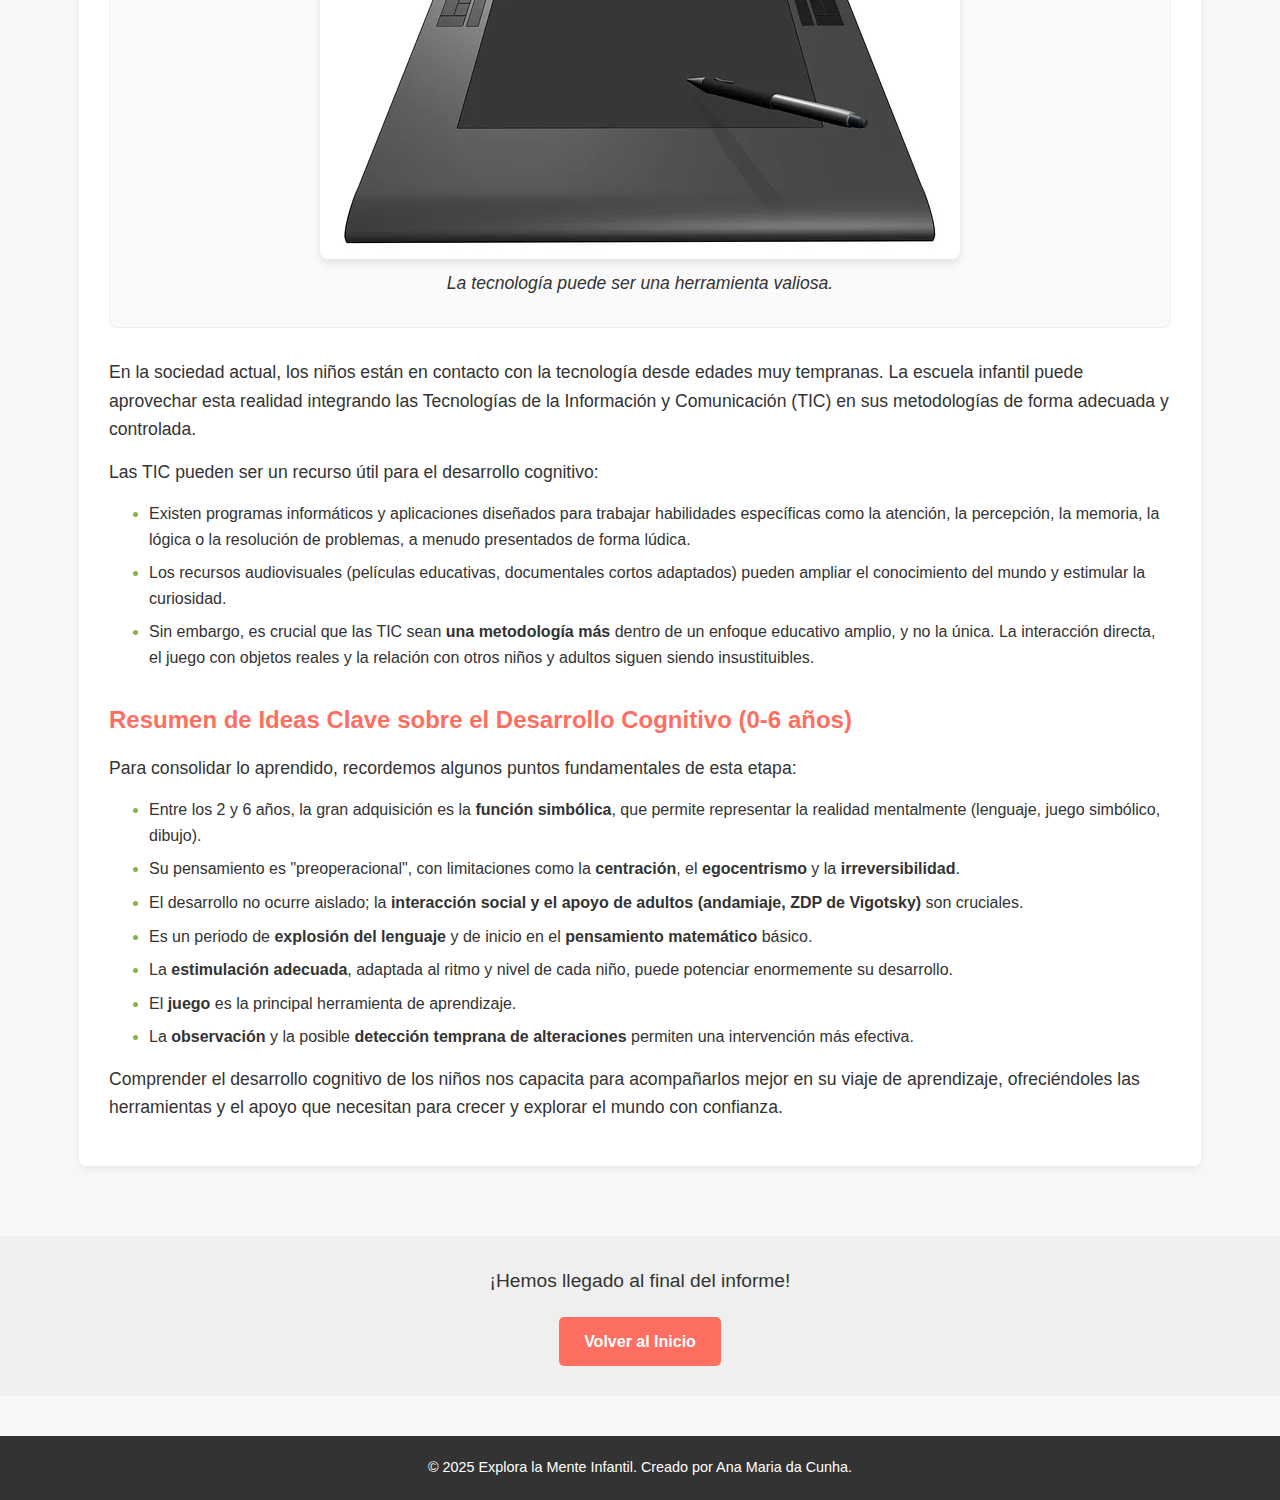
<file: intervencion.html>
<!DOCTYPE html>
<html lang="es">
<head>
    <meta charset="UTF-8">
    <meta name="viewport" content="width=device-width, initial-scale=1.0">
    <title>Intervención Educativa - Explora la Mente Infantil</title>
    <link rel="stylesheet" href="css/style.css">
    <link rel="preconnect" href="https://fonts.googleapis.com">
    <link rel="preconnect" href="https://fonts.gstatic.com" crossorigin>
    <link href="https://fonts.googleapis.com/css2?family=Nunito:wght@400;600;700&display=swap" rel="stylesheet">
    <meta name="description" content="Descubre los objetivos y estrategias de la intervención educativa para estimular el desarrollo cognitivo infantil, incluyendo el uso de las TIC.">
</head>
<body>
    <header>
        <div class="container">
            <h1>Explora la Mente Infantil</h1>
            <nav>
                 <ul>
                    <li><a href="index.html">Inicio</a></li>
                    <li><a href="que-es-cognitivo.html">Proceso Cognitivo</a></li>
                    <li><a href="inteligencia.html">Inteligencia</a></li>
                    <li><a href="atencion.html">Atención</a></li>
                    <li><a href="memoria.html">Memoria</a></li>
                    <li><a href="creatividad.html">Creatividad</a></li>
                    <li><a href="pensamiento.html">Pensamiento</a></li>
                    <li><a href="espacio-temporal.html">Espacio/Tiempo</a></li>
                    <li><a href="evolucion-0-6.html">Evolución (0-6 años)</a></li>
                    <li><a href="alteraciones.html">Alteraciones</a></li>
                    <li><a href="intervencion.html" class="active">Intervención</a></li>
                </ul>
            </nav>
        </div>
    </header>

    <main>
        <section class="content-section">
            <div class="container">
                <article>
                    <h2>Intervención Educativa en el Desarrollo Cognitivo</h2>

                    <p>El rol del educador y el ambiente educativo son esenciales para potenciar el desarrollo cognitivo en la infancia. La intervención educativa busca crear las condiciones óptimas para que cada niño alcance su máximo potencial.</p>

                    <h3>Objetivos Clave de la Intervención Educativa</h3>
                     <div class="image-container">
                          <!-- Placeholder para una ilustración relacionada con apoyo y crecimiento (mano guiando, plantas creciendo) -->
                        <img src="images/placeholder-intervention.png" alt="Ilustración de una mano ayudando a una planta a crecer">
                         <p class="image-caption">Guiando y apoyando el crecimiento cognitivo.</p>
                    </div>
                    <ul>
                        <li><strong>Partir de las capacidades actuales:</strong> Identificar qué habilidades y conocimientos ya tiene el niño y construir sobre ellos, ofreciendo apoyo (andamiaje) para que avance.</li>
                        <li><strong>Ofrecer experiencias variadas y motivadoras:</strong> Proponer actividades diversas, interesantes y adaptadas al nivel de desarrollo de cada niño para mantener su curiosidad y deseo de aprender.</li>
                        <li><strong>Crear entornos estimulantes:</strong> Diseñar espacios ricos en estímulos visuales, auditivos, táctiles y lingüísticos que inviten a la exploración y el descubrimiento.</li>
                        <li><strong>Usar el juego como herramienta:</strong> Reconocer que el juego es la forma natural en que los niños aprenden en esta etapa e integrarlo como base de las metodologías de enseñanza.</li>
                        <li><strong>Adaptarse a los diferentes ritmos:</strong> Ser flexible y paciente, entendiendo que cada niño progresa a su propia velocidad.</li>
                        <li><strong>Reforzar y afianzar logros:</strong> Celebrar los avances del niño y consolidar las habilidades adquiridas antes de pasar a conceptos más complejos.</li>
                    </ul>

                    <h3>Uso de las TIC como Recurso</h3>
                     <div class="image-container">
                          <!-- Placeholder para una ilustración relacionada con tecnología y aprendizaje (niño usando tablet educativa) -->
                        <img src="images/placeholder-tic.png" alt="Ilustración de niño usando una tablet con elementos educativos">
                         <p class="image-caption">La tecnología puede ser una herramienta valiosa.</p>
                    </div>
                    <p>En la sociedad actual, los niños están en contacto con la tecnología desde edades muy tempranas. La escuela infantil puede aprovechar esta realidad integrando las Tecnologías de la Información y Comunicación (TIC) en sus metodologías de forma adecuada y controlada.</p>
                    <p>Las TIC pueden ser un recurso útil para el desarrollo cognitivo:</p>
                    <ul>
                        <li>Existen programas informáticos y aplicaciones diseñados para trabajar habilidades específicas como la atención, la percepción, la memoria, la lógica o la resolución de problemas, a menudo presentados de forma lúdica.</li>
                        <li>Los recursos audiovisuales (películas educativas, documentales cortos adaptados) pueden ampliar el conocimiento del mundo y estimular la curiosidad.</li>
                        <li>Sin embargo, es crucial que las TIC sean <strong>una metodología más</strong> dentro de un enfoque educativo amplio, y no la única. La interacción directa, el juego con objetos reales y la relación con otros niños y adultos siguen siendo insustituibles.</li>
                    </ul>

                    <h3>Resumen de Ideas Clave sobre el Desarrollo Cognitivo (0-6 años)</h3>
                    <p>Para consolidar lo aprendido, recordemos algunos puntos fundamentales de esta etapa:</p>
                    <ul>
                        <li>Entre los 2 y 6 años, la gran adquisición es la <strong>función simbólica</strong>, que permite representar la realidad mentalmente (lenguaje, juego simbólico, dibujo).</li>
                        <li>Su pensamiento es "preoperacional", con limitaciones como la <strong>centración</strong>, el <strong>egocentrismo</strong> y la <strong>irreversibilidad</strong>.</li>
                        <li>El desarrollo no ocurre aislado; la <strong>interacción social y el apoyo de adultos (andamiaje, ZDP de Vigotsky)</strong> son cruciales.</li>
                        <li>Es un periodo de <strong>explosión del lenguaje</strong> y de inicio en el <strong>pensamiento matemático</strong> básico.</li>
                        <li>La <strong>estimulación adecuada</strong>, adaptada al ritmo y nivel de cada niño, puede potenciar enormemente su desarrollo.</li>
                        <li>El <strong>juego</strong> es la principal herramienta de aprendizaje.</li>
                        <li>La <strong>observación</strong> y la posible <strong>detección temprana de alteraciones</strong> permiten una intervención más efectiva.</li>
                    </ul>
                    <p>Comprender el desarrollo cognitivo de los niños nos capacita para acompañarlos mejor en su viaje de aprendizaje, ofreciéndoles las herramientas y el apoyo que necesitan para crecer y explorar el mundo con confianza.</p>

                </article>
            </div>
        </section>
         <section class="next-section-link">
             <div class="container">
                 <p>¡Hemos llegado al final del informe!</p>
                 <a href="index.html" class="btn">Volver al Inicio</a>
             </div>
        </section>
    </main>

    <footer>
        <div class="container">
             <p>&copy; 2025 Explora la Mente Infantil. Creado por Ana Maria da Cunha.</p>
        </div>
    </footer>

    <script src="js/script.js"></script>
</body>
</html>
</file>
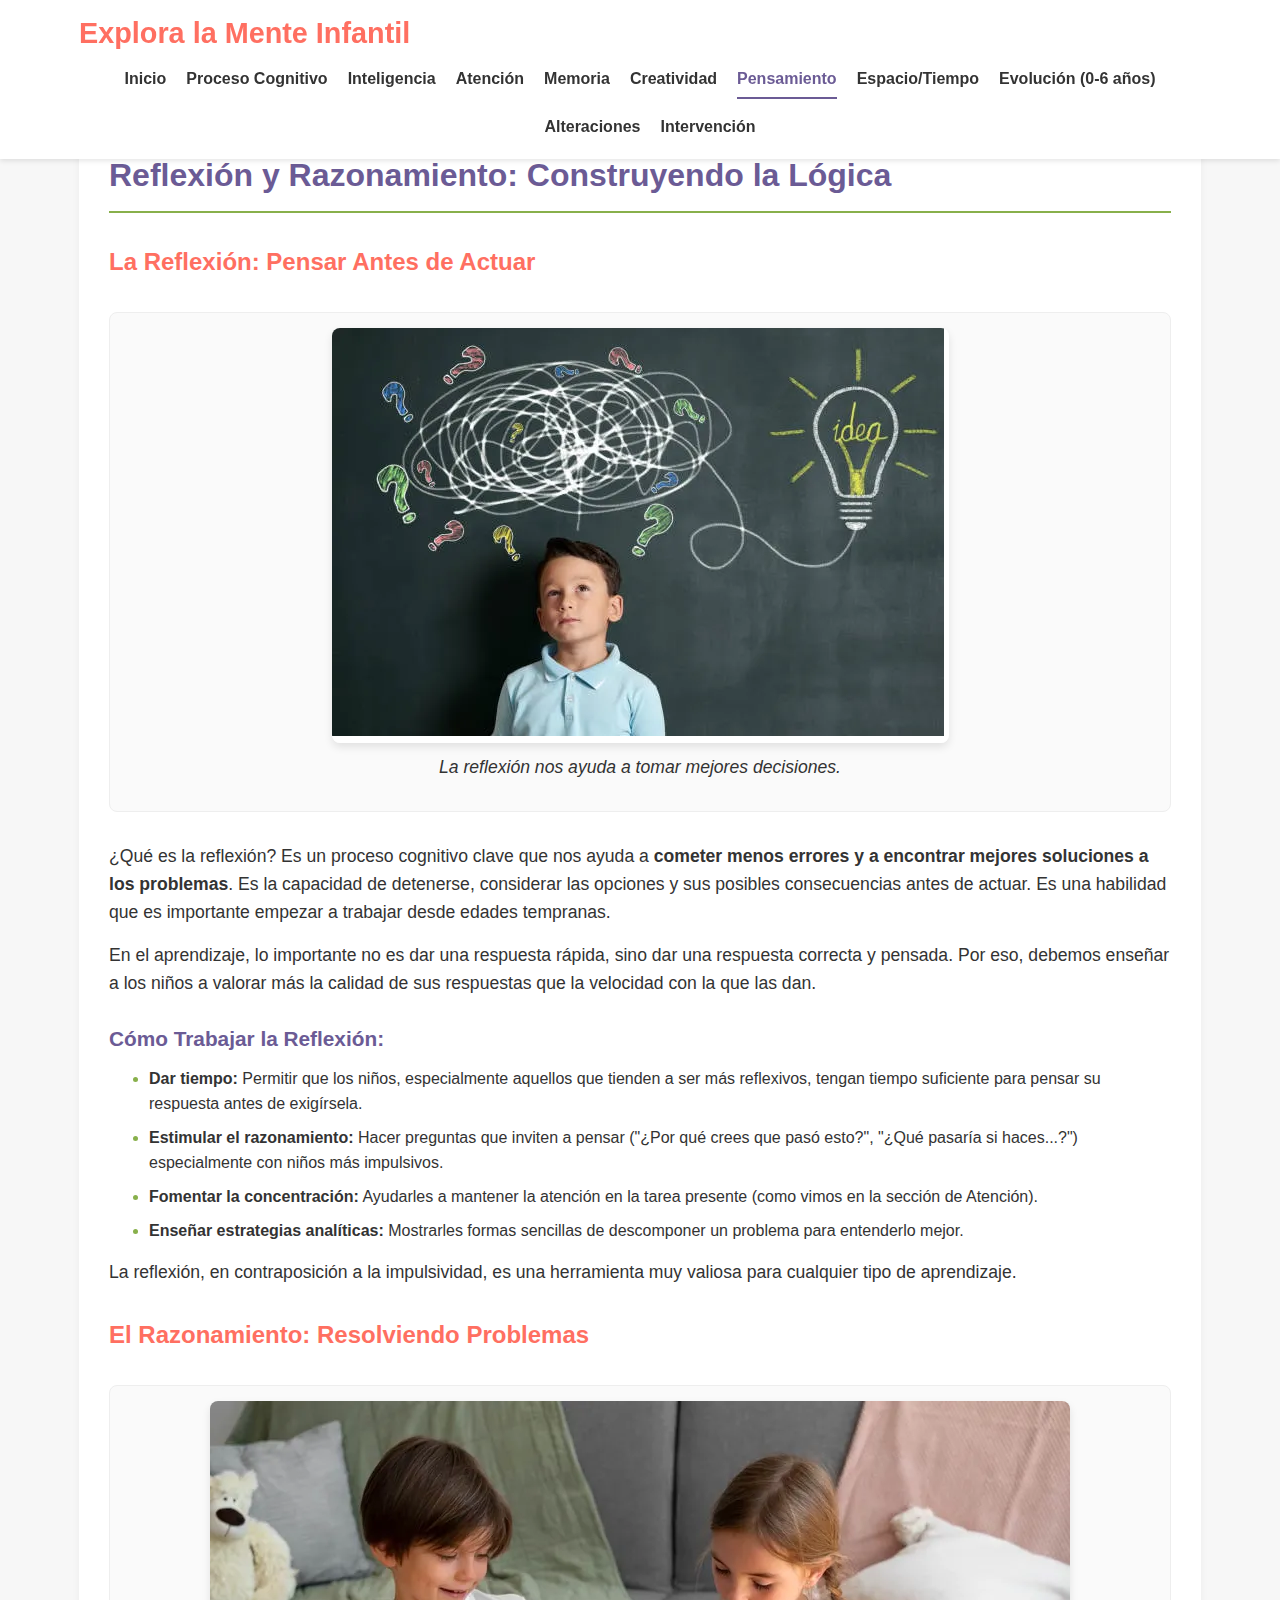
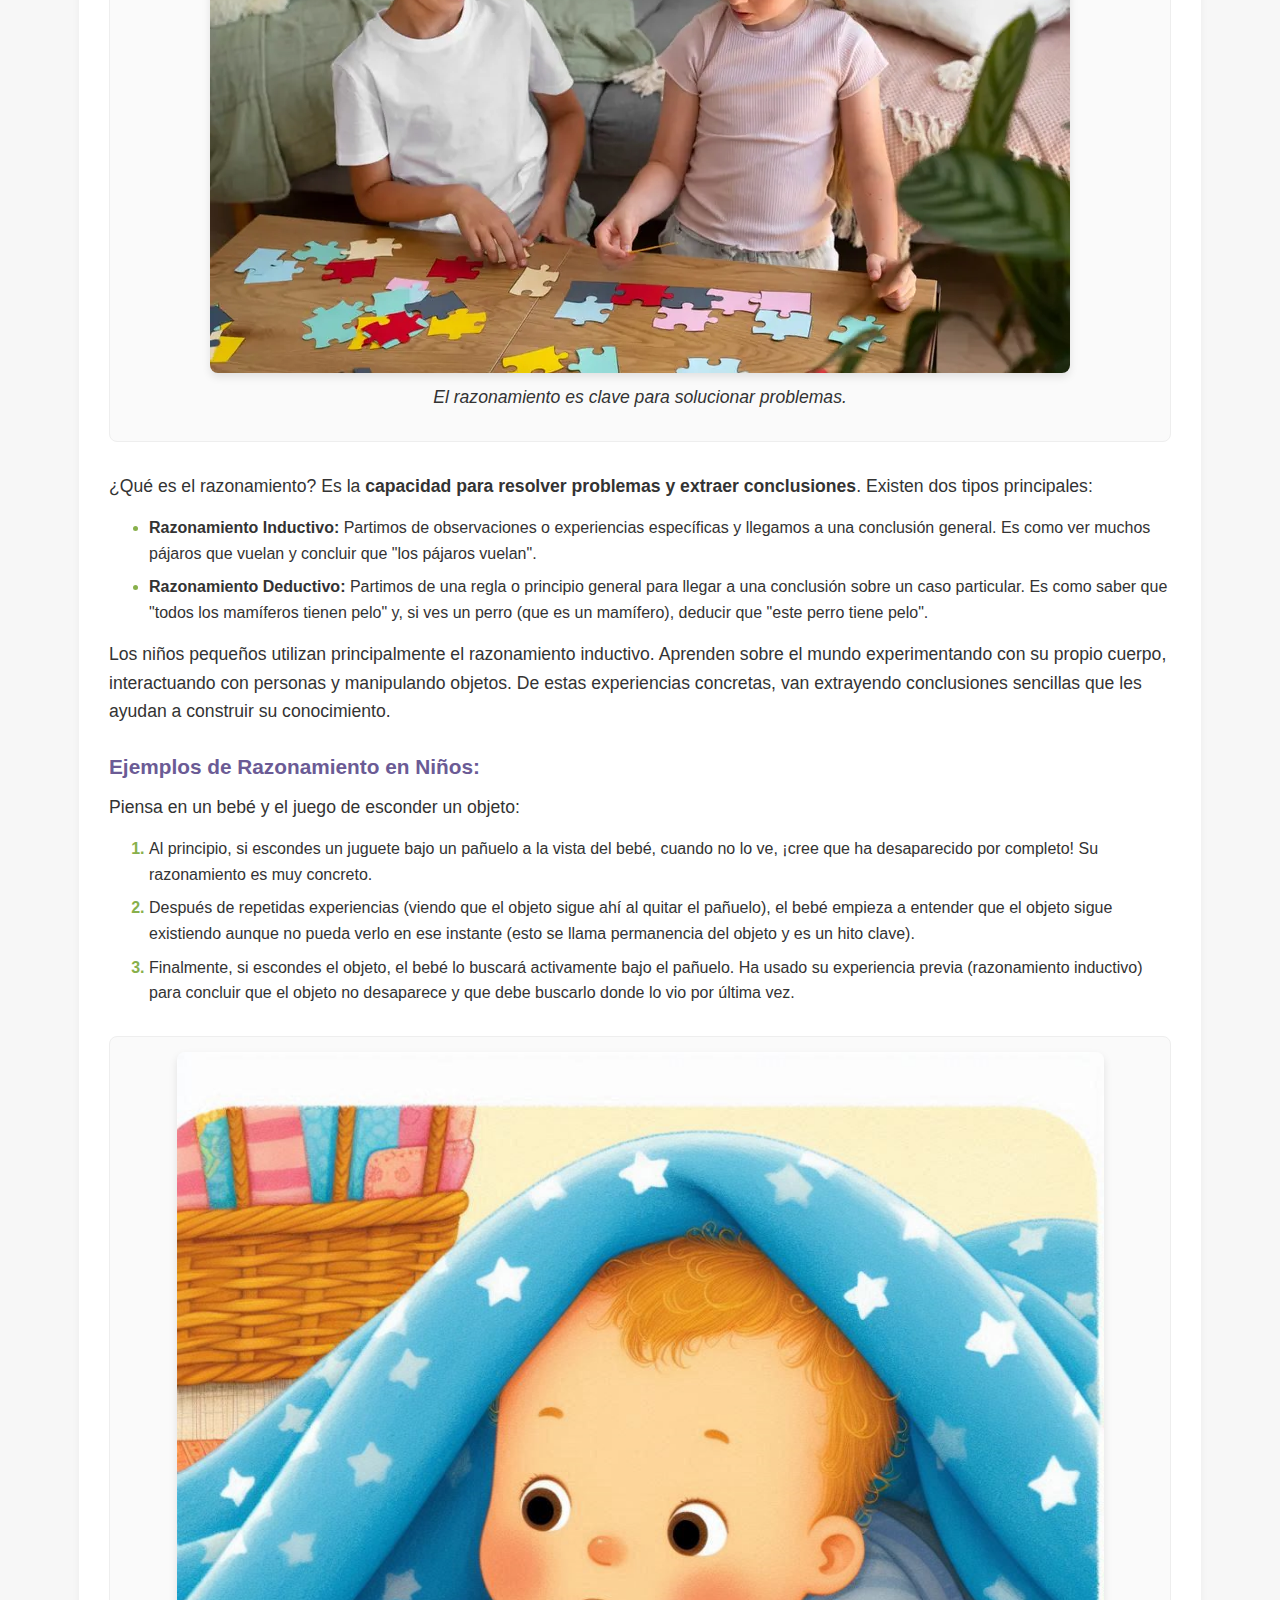
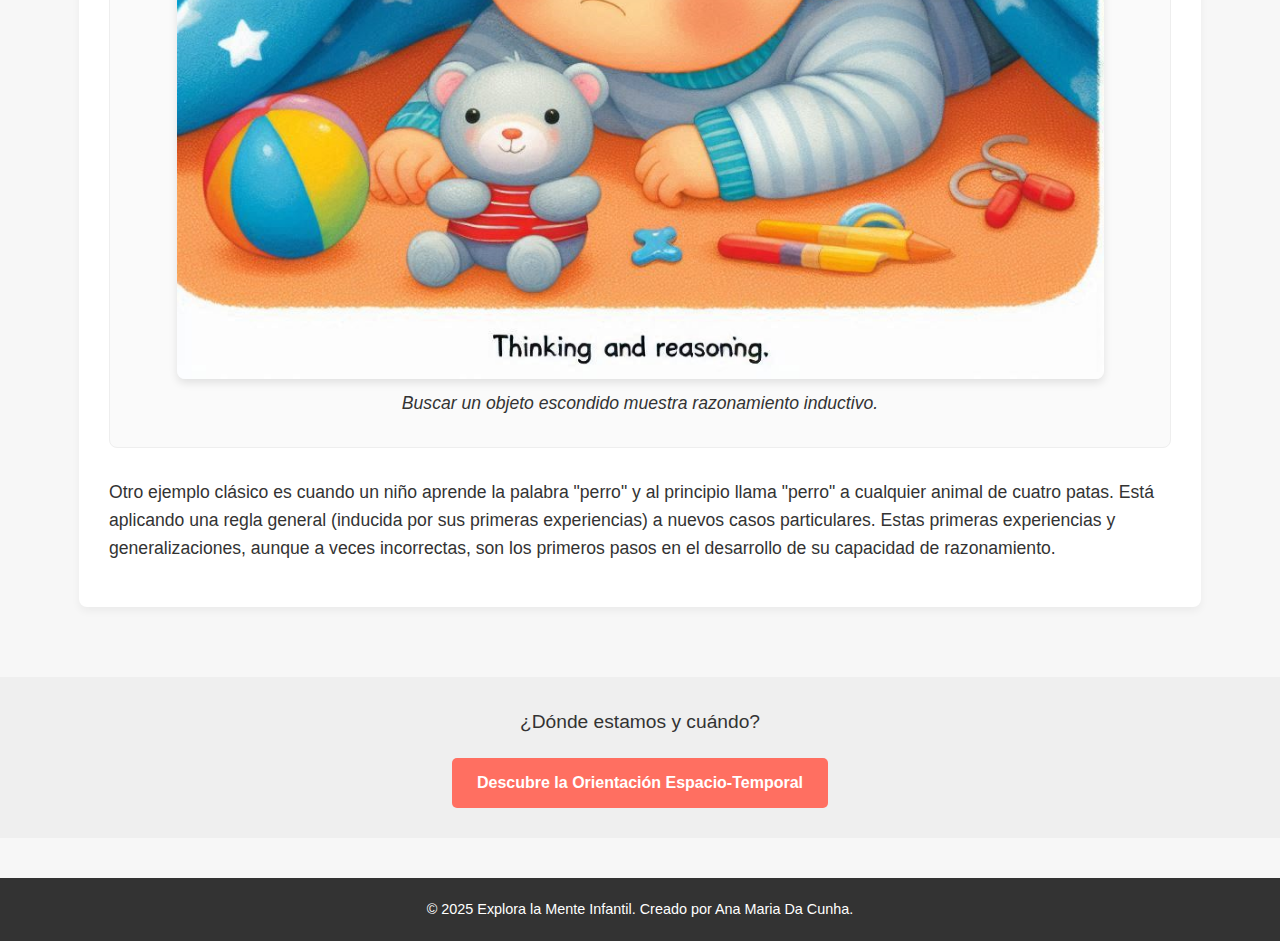
<file: pensamiento.html>
<!DOCTYPE html>
<html lang="es">
<head>
    <meta charset="UTF-8">
    <meta name="viewport" content="width=device-width, initial-scale=1.0">
    <title>Pensamiento y Razonamiento - Explora la Mente Infantil</title>
    <link rel="stylesheet" href="css/style.css">
    <link rel="preconnect" href="https://fonts.googleapis.com">
    <link rel="preconnect" href="https://fonts.gstatic.com" crossorigin>
    <link href="https://fonts.googleapis.com/css2?family=Nunito:wght@400;600;700&display=swap" rel="stylesheet">
    <meta name="description" content="Aprende sobre la reflexión (pensar antes de actuar) y el razonamiento (inductivo, deductivo) y cómo se desarrollan en los niños.">
</head>
<body>
    <header>
        <div class="container">
            <h1>Explora la Mente Infantil</h1>
            <nav>
                 <ul>
                    <li><a href="index.html">Inicio</a></li>
                    <li><a href="que-es-cognitivo.html">Proceso Cognitivo</a></li>
                    <li><a href="inteligencia.html">Inteligencia</a></li>
                    <li><a href="atencion.html">Atención</a></li>
                    <li><a href="memoria.html">Memoria</a></li>
                    <li><a href="creatividad.html">Creatividad</a></li>
                    <li><a href="pensamiento.html" class="active">Pensamiento</a></li>
                    <li><a href="espacio-temporal.html">Espacio/Tiempo</a></li>
                    <li><a href="evolucion-0-6.html">Evolución (0-6 años)</a></li>
                    <li><a href="alteraciones.html">Alteraciones</a></li>
                    <li><a href="intervencion.html">Intervención</a></li>
                </ul>
            </nav>
        </div>
    </header>

    <main>
        <section class="content-section">
            <div class="container">
                <article>
                    <h2>Reflexión y Razonamiento: Construyendo la Lógica</h2>

                    <h3>La Reflexión: Pensar Antes de Actuar</h3>
                     <div class="image-container">
                         <!-- Placeholder para una ilustración relacionada con la reflexión (niño pensativo) -->
                        <img src="images/placeholder-reflection.png" alt="Ilustración de niño pensando con un signo de interrogación">
                         <p class="image-caption">La reflexión nos ayuda a tomar mejores decisiones.</p>
                    </div>
                    <p>¿Qué es la reflexión? Es un proceso cognitivo clave que nos ayuda a <strong>cometer menos errores y a encontrar mejores soluciones a los problemas</strong>. Es la capacidad de detenerse, considerar las opciones y sus posibles consecuencias antes de actuar. Es una habilidad que es importante empezar a trabajar desde edades tempranas.</p>
                    <p>En el aprendizaje, lo importante no es dar una respuesta rápida, sino dar una respuesta correcta y pensada. Por eso, debemos enseñar a los niños a valorar más la calidad de sus respuestas que la velocidad con la que las dan.</p>

                    <h4>Cómo Trabajar la Reflexión:</h4>
                    <ul>
                        <li><strong>Dar tiempo:</strong> Permitir que los niños, especialmente aquellos que tienden a ser más reflexivos, tengan tiempo suficiente para pensar su respuesta antes de exigírsela.</li>
                        <li><strong>Estimular el razonamiento:</strong> Hacer preguntas que inviten a pensar ("¿Por qué crees que pasó esto?", "¿Qué pasaría si haces...?") especialmente con niños más impulsivos.</li>
                        <li><strong>Fomentar la concentración:</strong> Ayudarles a mantener la atención en la tarea presente (como vimos en la sección de Atención).</li>
                        <li><strong>Enseñar estrategias analíticas:</strong> Mostrarles formas sencillas de descomponer un problema para entenderlo mejor.</li>
                    </ul>
                    <p>La reflexión, en contraposición a la impulsividad, es una herramienta muy valiosa para cualquier tipo de aprendizaje.</p>

                    <h3>El Razonamiento: Resolviendo Problemas</h3>
                     <div class="image-container">
                         <!-- Placeholder para una ilustración relacionada con el razonamiento (diagrama, niño resolviendo un puzzle) -->
                        <img src="images/placeholder-reasoning.png" alt="Ilustración de niño resolviendo un puzzle">
                         <p class="image-caption">El razonamiento es clave para solucionar problemas.</p>
                    </div>
                    <p>¿Qué es el razonamiento? Es la <strong>capacidad para resolver problemas y extraer conclusiones</strong>. Existen dos tipos principales:</p>
                    <ul>
                        <li><strong>Razonamiento Inductivo:</strong> Partimos de observaciones o experiencias específicas y llegamos a una conclusión general. Es como ver muchos pájaros que vuelan y concluir que "los pájaros vuelan".</li>
                        <li><strong>Razonamiento Deductivo:</strong> Partimos de una regla o principio general para llegar a una conclusión sobre un caso particular. Es como saber que "todos los mamíferos tienen pelo" y, si ves un perro (que es un mamífero), deducir que "este perro tiene pelo".</li>
                    </ul>
                    <p>Los niños pequeños utilizan principalmente el razonamiento inductivo. Aprenden sobre el mundo experimentando con su propio cuerpo, interactuando con personas y manipulando objetos. De estas experiencias concretas, van extrayendo conclusiones sencillas que les ayudan a construir su conocimiento.</p>

                    <h4>Ejemplos de Razonamiento en Niños:</h4>
                    <p>Piensa en un bebé y el juego de esconder un objeto:</p>
                    <ol>
                        <li>Al principio, si escondes un juguete bajo un pañuelo a la vista del bebé, cuando no lo ve, ¡cree que ha desaparecido por completo! Su razonamiento es muy concreto.</li>
                        <li>Después de repetidas experiencias (viendo que el objeto sigue ahí al quitar el pañuelo), el bebé empieza a entender que el objeto sigue existiendo aunque no pueda verlo en ese instante (esto se llama permanencia del objeto y es un hito clave).</li>
                        <li>Finalmente, si escondes el objeto, el bebé lo buscará activamente bajo el pañuelo. Ha usado su experiencia previa (razonamiento inductivo) para concluir que el objeto no desaparece y que debe buscarlo donde lo vio por última vez.</li>
                    </ol>
                     <div class="image-container">
                         <!-- Placeholder para una ilustración de bebé buscando un objeto escondido -->
                        <img src="images/placeholder-object-permanence.png" alt="Ilustración de bebé buscando un juguete bajo una manta">
                         <p class="image-caption">Buscar un objeto escondido muestra razonamiento inductivo.</p>
                    </div>
                    <p>Otro ejemplo clásico es cuando un niño aprende la palabra "perro" y al principio llama "perro" a cualquier animal de cuatro patas. Está aplicando una regla general (inducida por sus primeras experiencias) a nuevos casos particulares. Estas primeras experiencias y generalizaciones, aunque a veces incorrectas, son los primeros pasos en el desarrollo de su capacidad de razonamiento.</p>

                </article>
            </div>
        </section>
        <section class="next-section-link">
             <div class="container">
                 <p>¿Dónde estamos y cuándo?</p>
                 <a href="espacio-temporal.html" class="btn">Descubre la Orientación Espacio-Temporal</a>
             </div>
        </section>
    </main>

    <footer>
        <div class="container">
             <p>&copy; 2025 Explora la Mente Infantil. Creado por Ana Maria Da Cunha.</p>
        </div>
    </footer>

    <script src="js/script.js"></script>
</body>
</html>
</file>
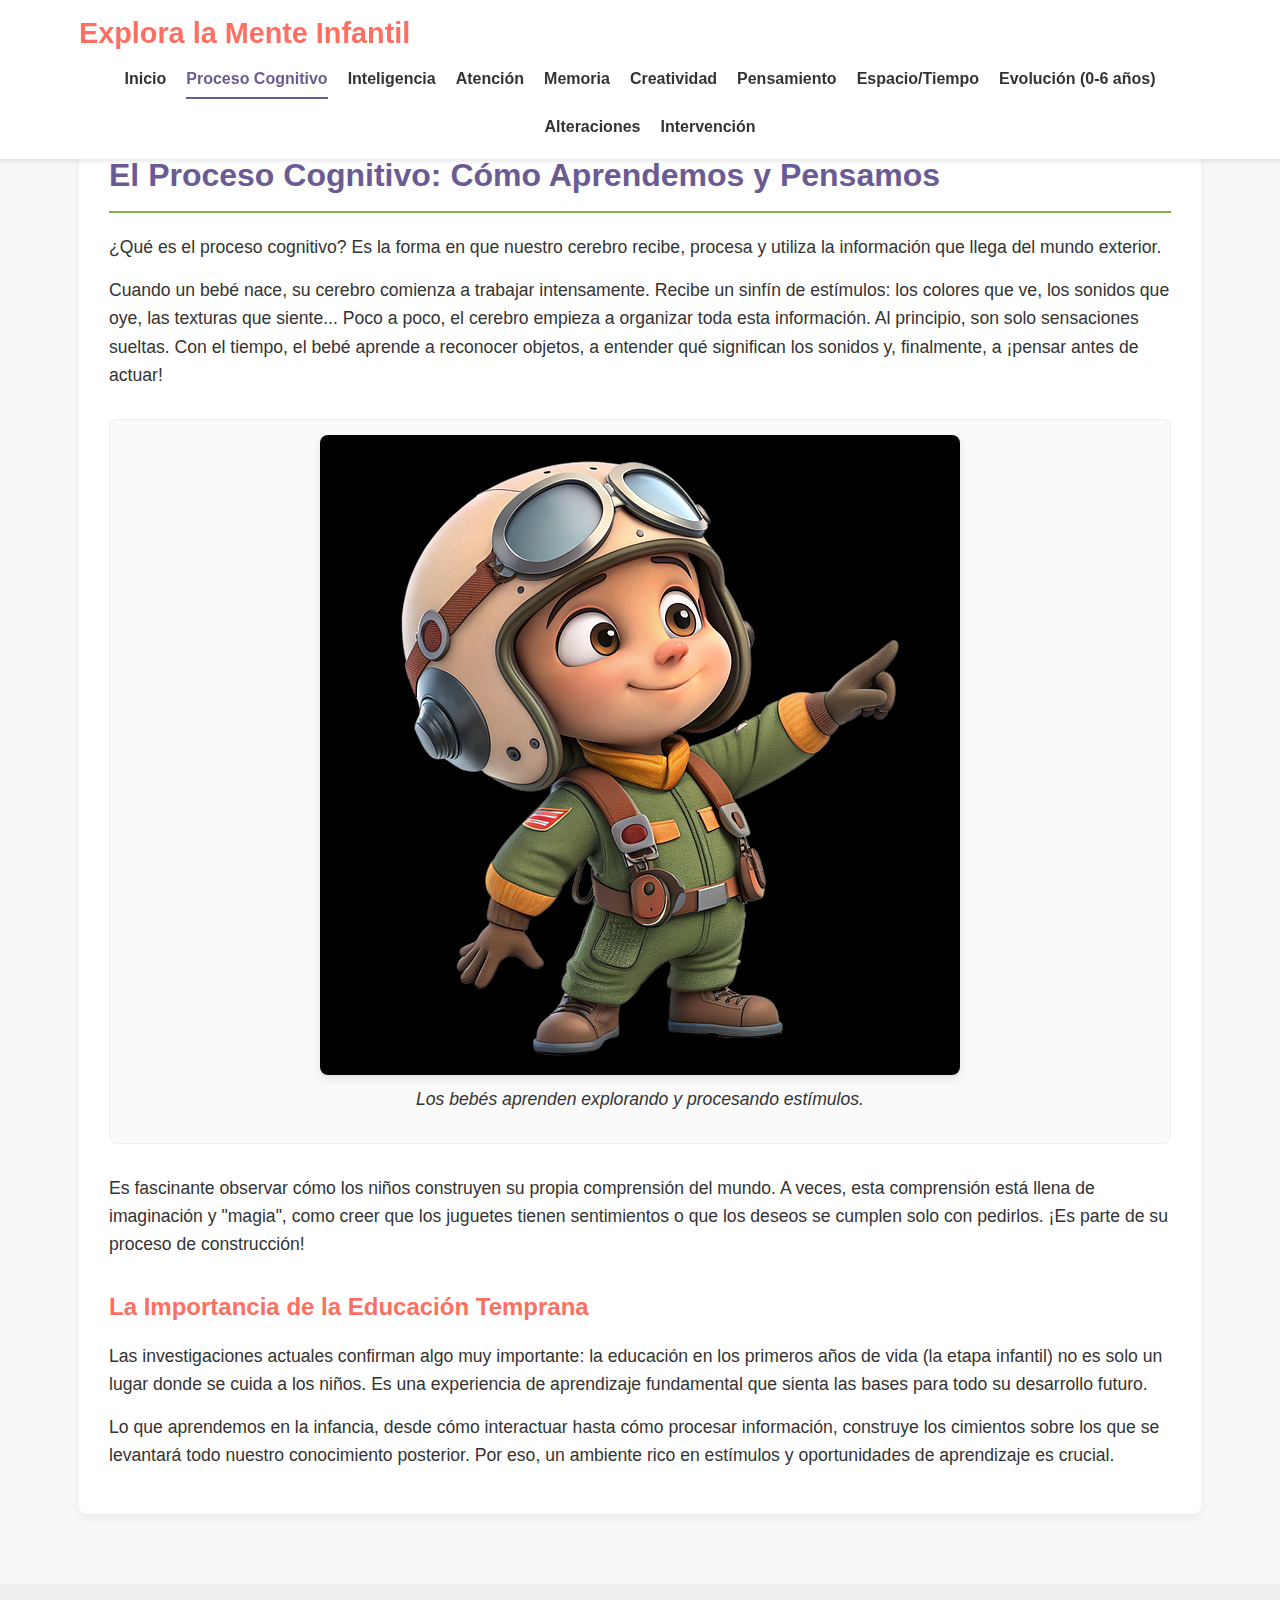
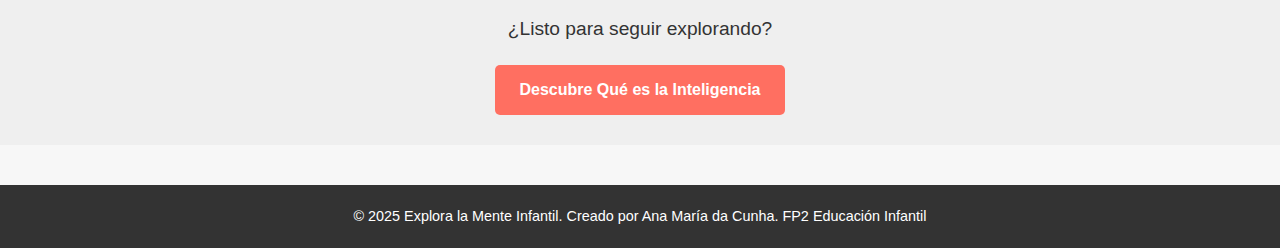
<file: que-es-cognitivo.html>
<!DOCTYPE html>
<html lang="es">
<head>
    <meta charset="UTF-8">
    <meta name="viewport" content="width=device-width, initial-scale=1.0">
    <title>El Proceso Cognitivo - Explora la Mente Infantil</title>
    <link rel="stylesheet" href="css/style.css">
    <link rel="preconnect" href="https://fonts.googleapis.com">
    <link rel="preconnect" href="https://fonts.gstatic.com" crossorigin>
    <link href="https://fonts.googleapis.com/css2?family=Nunito:wght@400;600;700&display=swap" rel="stylesheet">
    <meta name="description" content="Entiende qué es el proceso cognitivo y cómo evoluciona la forma de pensar de los niños desde bebés.">
</head>
<body>
    <header>
        <div class="container">
            <h1>Explora la Mente Infantil</h1>
            <nav>
                 <ul>
                    <li><a href="index.html">Inicio</a></li>
                    <li><a href="que-es-cognitivo.html" class="active">Proceso Cognitivo</a></li>
                    <li><a href="inteligencia.html">Inteligencia</a></li>
                    <li><a href="atencion.html">Atención</a></li>
                    <li><a href="memoria.html">Memoria</a></li>
                    <li><a href="creatividad.html">Creatividad</a></li>
                    <li><a href="pensamiento.html">Pensamiento</a></li>
                    <li><a href="espacio-temporal.html">Espacio/Tiempo</a></li>
                    <li><a href="evolucion-0-6.html">Evolución (0-6 años)</a></li>
                    <li><a href="alteraciones.html">Alteraciones</a></li>
                    <li><a href="intervencion.html">Intervención</a></li>
                </ul>
            </nav>
        </div>
    </header>

    <main>
        <section class="content-section">
            <div class="container">
                <article>
                    <h2>El Proceso Cognitivo: Cómo Aprendemos y Pensamos</h2>

                    <p>¿Qué es el proceso cognitivo? Es la forma en que nuestro cerebro recibe, procesa y utiliza la información que llega del mundo exterior.</p>

                    <p>Cuando un bebé nace, su cerebro comienza a trabajar intensamente. Recibe un sinfín de estímulos: los colores que ve, los sonidos que oye, las texturas que siente... Poco a poco, el cerebro empieza a organizar toda esta información. Al principio, son solo sensaciones sueltas. Con el tiempo, el bebé aprende a reconocer objetos, a entender qué significan los sonidos y, finalmente, a ¡pensar antes de actuar!</p>

                    <div class="image-container">
                         <!-- Placeholder para una imagen o ilustración relacionada con el proceso cognitivo o un bebé explorando -->
                        <img src="images/exploradores.png" alt="Ilustración de un bebé explorando el mundo">
                        <p class="image-caption">Los bebés aprenden explorando y procesando estímulos.</p>
                    </div>


                    <p>Es fascinante observar cómo los niños construyen su propia comprensión del mundo. A veces, esta comprensión está llena de imaginación y "magia", como creer que los juguetes tienen sentimientos o que los deseos se cumplen solo con pedirlos. ¡Es parte de su proceso de construcción!</p>

                    <h3>La Importancia de la Educación Temprana</h3>
                    <p>Las investigaciones actuales confirman algo muy importante: la educación en los primeros años de vida (la etapa infantil) no es solo un lugar donde se cuida a los niños. Es una experiencia de aprendizaje fundamental que sienta las bases para todo su desarrollo futuro.</p>
                    <p>Lo que aprendemos en la infancia, desde cómo interactuar hasta cómo procesar información, construye los cimientos sobre los que se levantará todo nuestro conocimiento posterior. Por eso, un ambiente rico en estímulos y oportunidades de aprendizaje es crucial.</p>

                    <!-- Puedes añadir más secciones con subtítulos (h3) según el contenido del informe -->

                </article>
            </div>
        </section>
         <!-- Posiblemente una sección de enlace a la siguiente página -->
        <section class="next-section-link">
             <div class="container">
                 <p>¿Listo para seguir explorando?</p>
                 <a href="inteligencia.html" class="btn">Descubre Qué es la Inteligencia</a>
             </div>
        </section>
    </main>

    <footer>
        <div class="container">
             <p>© 2025 Explora la Mente Infantil. Creado por Ana María da Cunha. FP2 Educación Infantil</p>
        </div>
    </footer>

    <script src="js/script.js"></script>
</body>
</html>
</file>
<file: css/style.css>
/* Variables CSS para colores y tipografía */
:root {
    --primary-color: #FF6F61; /* Un naranja/coral alegre */
    --secondary-color: #6B5B95; /* Un púrpura suave */
    --accent-color: #88B04B; /* Un verde hoja */
    --background-color: #F7F7F7; /* Fondo gris muy claro */
    --text-color: #333; /* Gris oscuro para texto */
    --light-text-color: #666; /* Gris medio */
    --card-background: #FFFFFF; /* Blanco para tarjetas */
    --header-bg: #FFFFFF; /* Fondo del header */
    --footer-bg: #333; /* Fondo del footer */
    --footer-text: #FFFFFF; /* Color de texto del footer */
    --accordion-header-bg: #e0e0e0; /* Fondo gris claro para encabezados de acordeón */
    --accordion-header-hover-bg: #d5d5d5; /* Gris ligeramente más oscuro para hover */
    --accordion-border: #ccc; /* Borde para acordeones */


    --font-family-base: ‘Nunito’, sans-serif;
}

/* Estilos Generales */
* {
    box-sizing: border-box; /* Facilita el layout con padding y border */
    margin: 0;
    padding: 0;
}

body {
    font-family: var(--font-family-base);
    line-height: 1.6;
    color: var(--text-color);
    background-color: var(--background-color);
    padding-top: 80px; /* Espacio para el header fijo */
    word-wrap: break-word; /* Previene desbordamientos de palabras largas */
}

.container {
    width: 90%;
    max-width: 1200px;
    margin: 0 auto; /* Centra el contenedor */
    padding: 0 15px; /* Espacio a los lados en móviles */
}

/* Header */
header {
    background-color: var(--header-bg);
    color: var(--text-color);
    padding: 10px 0;
    position: fixed; /* Header fijo en la parte superior */
    width: 100%;
    top: 0;
    left: 0;
    z-index: 100; /* Asegura que esté por encima de otros elementos */
    box-shadow: 0 2px 5px rgba(0,0,0,0.1); /* Sombra sutil */
}

header .container {
    display: flex; /* Usa flexbox para alinear título y navegación */
    justify-content: space-between; /* Espacio entre elementos */
    align-items: center; /* Centra verticalmente */
    flex-wrap: wrap; /* Permite que el header se envuelva en pantallas pequeñas */
}

header h1 {
    font-size: 1.8em;
    margin: 0;
    color: var(--primary-color); /* Color del título */
}

header nav ul {
    list-style: none; /* Quita los puntos de la lista */
    display: flex; /* Alinea los elementos del menú en fila */
    flex-wrap: wrap; /* Permite que los elementos del menú se envuelvan */
    justify-content: center; /* Centra los elementos si se envuelven */
}

header nav ul li {
    margin-left: 20px; /* Espacio entre elementos del menú */
    margin-top: 5px; /* Espacio vertical si se envuelven */
    margin-bottom: 5px;
}

header nav ul li:first-child {
    margin-left: 0; /* Quita el margen izquierdo al primer elemento */
}

header nav ul li a {
    text-decoration: none; /* Quita el subrayado de los enlaces */
    color: var(--text-color);
    font-weight: 600;
    padding: 5px 0; /* Espacio alrededor del texto del enlace */
    transition: color 0.3s ease; /* Transición suave al pasar el ratón */
    display: block; /* Asegura que el padding funcione bien */
}

header nav ul li a:hover,
header nav ul li a.active { /* Estilo para el enlace activo o al pasar el ratón */
    color: var(--secondary-color);
    border-bottom: 2px solid var(--secondary-color); /* Indicador de página activa/hover */
}

/* Hero Section (Página Principal) */
.hero {
    background: linear-gradient(to right, var(--background-color), #E0E0E0); /* Degradado suave */
    padding: 60px 0;
}

.hero .container {
     display: flex;
     align-items: center;
     gap: 40px; /* Espacio entre el texto y la imagen */
     text-align: left; /* Alineación del texto */
}

.hero-content {
    flex: 1; /* Permite que el contenido de texto ocupe el espacio disponible */
}

.hero-content h2 {
    font-size: 2.5em;
    color: var(--secondary-color);
    margin-bottom: 20px;
}

.hero-content p {
    font-size: 1.1em;
    margin-bottom: 20px;
    color: var(--light-text-color);
}

.hero-image {
    flex: 1; /* Permite que la imagen ocupe el espacio disponible */
    text-align: center; /* Centra la imagen si es más pequeña */
}

.hero-image img {
    max-width: 100%; /* Asegura que la imagen no se salga del contenedor */
    height: auto;
    border-radius: 10px; /* Bordes redondeados para la imagen */
    box-shadow: 0 5px 15px rgba(0,0,0,0.1);
}

.image-caption {
    font-size: 0.9em;
    color: var(--light-text-color);
    margin-top: 10px;
    text-align: center;
    font-style: italic;
}


.btn {
    display: inline-block; /* Permite aplicar padding y margin */
    background-color: var(--primary-color);
    color: white;
    padding: 12px 25px;
    text-decoration: none;
    border-radius: 5px;
    font-weight: 600;
    transition: background-color 0.3s ease;
}

.btn:hover {
    background-color: #FF5733; /* Un naranja más oscuro al pasar el ratón */
}


/* Secciones de Tarjetas (Página Principal) */
.secciones-cards {
    padding: 40px 0;
    background-color: var(--card-background); /* Fondo blanco para destacar */
}

.secciones-cards h3 {
    text-align: center;
    font-size: 2em;
    color: var(--secondary-color);
    margin-bottom: 30px;
}

.card-grid {
    display: grid; /* Usa grid para el layout de tarjetas */
    grid-template-columns: repeat(auto-fit, minmax(250px, 1fr)); /* Columnas flexibles, mínimo 250px */
    gap: 20px; /* Espacio entre las tarjetas */
}

.card {
    background-color: var(--background-color); /* Fondo ligeramente diferente para la tarjeta */
    border-radius: 8px;
    padding: 20px;
    text-align: center;
    text-decoration: none; /* Quita el subrayado del enlace */
    color: var(--text-color);
    box-shadow: 0 4px 8px rgba(0,0,0,0.1);
    transition: transform 0.3s ease, box-shadow 0.3s ease; /* Animación al pasar el ratón */
    display: block; /* Hace que toda la tarjeta sea clicable */
}

.card:hover {
    transform: translateY(-5px); /* Levanta la tarjeta ligeramente */
    box-shadow: 0 6px 12px rgba(0,0,0,0.15);
}

.card img {
    width: 60px; /* Tamaño de los iconos en las tarjetas */
    height: 60px;
    margin-bottom: 15px;
}

.card h4 {
    font-size: 1.3em;
    color: var(--primary-color);
    margin-bottom: 10px;
}

.card p {
    font-size: 0.95em;
    color: var(--light-text-color);
}


/* Estilos para Páginas de Contenido */
.content-section {
    padding: 40px 0;
}

.content-section article {
    background-color: var(--card-background); /* Fondo blanco para el contenido principal */
    padding: 30px;
    border-radius: 8px;
    box-shadow: 0 4px 8px rgba(0,0,0,0.05);
}


.content-section h2 {
    font-size: 2em;
    color: var(--secondary-color);
    margin-bottom: 20px;
    border-bottom: 2px solid var(--accent-color); /* Línea decorativa */
    padding-bottom: 10px;
}

.content-section h3 {
     font-size: 1.5em;
     color: var(--primary-color);
     margin-top: 30px;
     margin-bottom: 15px;
}

.content-section h4 {
     font-size: 1.3em;
     color: var(--secondary-color);
     margin-top: 25px;
     margin-bottom: 10px;
}


.content-section p {
     margin-bottom: 15px;
     font-size: 1.1em;
     color: var(--text-color);
     word-wrap: break-word; /* Asegura que el texto se ajuste */
}

.content-section ul,
.content-section ol {
    margin-bottom: 15px;
    margin-left: 40px; /* Mayor indentación para listas */
    padding-left: 0; /* Reiniciar padding por si acaso */
}

.content-section ul li,
.content-section ol li {
    margin-bottom: 8px;
    color: var(--text-color);
}

.content-section ul li::marker { /* Estilo para los puntos de la lista */
     color: var(--accent-color);
}

.content-section ol li::marker { /* Estilo para los números de la lista */
     color: var(--accent-color);
     font-weight: bold;
}

/* Estilos para imágenes dentro del contenido */
.image-container {
     text-align: center;
     margin: 30px 0;
     /* Fondo ligero para destacar */
     background-color: #FAFAFA;
     padding: 15px;
     border-radius: 8px;
     border: 1px solid #eee;
}

.image-container img {
     max-width: 90%; /* Controla el tamaño de las imágenes en el contenido */
     height: auto;
     border-radius: 8px;
     box-shadow: 0 4px 8px rgba(0,0,0,0.1);
     display: block; /* Asegura que la imagen se centre bien */
     margin: 0 auto 10px auto; /* Centra la imagen y añade espacio debajo */
}

.content-section .icon {
    width: 40px; /* Tamaño de los iconos pequeños dentro del texto/listas */
    height: 40px;
    vertical-align: middle; /* Alinea el icono verticalmente con el texto */
    margin-right: 8px; /* Espacio a la derecha del icono */
    display: inline-block; /* Permite aplicar margin/padding e interactuar con el texto */
}


/* Estilo para el reproductor de audio */
.audio-example {
    background-color: #e9f7ef; /* Fondo verde claro */
    border: 1px solid var(--accent-color);
    padding: 15px;
    border-radius: 8px;
    margin: 20px 0;
    text-align: center; /* Centra el reproductor y texto */
}

.audio-example p {
    margin-bottom: 10px;
    font-weight: 600;
    color: var(--secondary-color);
}

.audio-example audio {
    width: 100%; /* Ancho completo dentro de su contenedor */
    max-width: 400px; /* Limita el ancho máximo del reproductor */
}


/* Estilo para el enlace a la siguiente sección */
.next-section-link {
    padding: 30px 0;
    text-align: center;
    background-color: #EFEFEF; /* Fondo gris claro */
    margin-top: 30px; /* Espacio arriba */
}

.next-section-link p {
    font-size: 1.2em;
    margin-bottom: 20px;
    color: var(--text-color);
}


/* Footer */
footer {
    background-color: var(--footer-bg);
    color: var(--footer-text);
    text-align: center;
    padding: 20px 0;
    margin-top: 40px;
}

footer p {
    margin: 0;
    font-size: 0.9em;
}

/* --- ESTILOS PARA ACORDEONES --- */
.accordion-container {
    margin-top: 30px;
    border: 1px solid var(--accordion-border);
    border-radius: 8px;
    overflow: hidden; /* Asegura que los bordes redondeados se vean bien */
}

.accordion-item {
    border-bottom: 1px solid var(--accordion-border);
}

.accordion-item:last-child {
    border-bottom: none; /* No hay borde en el último item */
}

.accordion-header {
    background-color: var(--accordion-header-bg);
    color: var(--text-color);
    cursor: pointer;
    padding: 15px 20px;
    display: flex; /* Permite alinear el título y el icono */
    justify-content: space-between; /* Espacio entre título e icono */
    align-items: center; /* Centra verticalmente */
    transition: background-color 0.3s ease;
}

.accordion-header:hover {
    background-color: var(--accordion-header-hover-bg);
}

.accordion-header h4 {
    margin: 0; /* Elimina margen predeterminado de h4 */
    color: var(--text-color); /* Asegura que el color de h4 sea el del acordeón */
    font-size: 1.3em; /* Ajusta tamaño si es necesario */
}

.accordion-icon {
    width: 20px;
    height: 20px;
    flex-shrink: 0; /* Evita que el icono se encoja */
    margin-left: 10px; /* Espacio entre título e icono */
    position: relative;
}

.accordion-icon::before,
.accordion-icon::after {
    content: ‘’;
    position: absolute;
    background-color: var(--text-color); /* Color de la cruz/línea */
    transition: transform 0.3s ease;
}

.accordion-icon::before {
    width: 100%;
    height: 2px;
    top: 50%;
    left: 0;
    transform: translateY(-50%);
}

.accordion-icon::after {
    width: 2px;
    height: 100%;
    top: 0;
    left: 50%;
    transform: translateX(-50%);
}

.accordion-header.active .accordion-icon::after {
    transform: translateX(-50%) rotate(90deg); /* Gira la línea vertical para formar un “menos” */
     opacity: 0; /* Oculta la línea vertical cuando está activo (solo muestra la horizontal) */
}

.accordion-header.active .accordion-icon::before {
     transform: translateY(-50%) rotate(180deg); /* Rotación sutil para el efecto */
}


.accordion-content {
    background-color: var(--card-background); /* Fondo blanco para el contenido */
    max-height: 0; /* Inicialmente colapsado */
    overflow: hidden;
    transition: max-height 0.3s ease-out, padding 0.3s ease-out; /* Animación suave */
    padding: 0 20px; /* Padding horizontal, el vertical se controla con JS */
}

.accordion-content p,
.accordion-content ul,
.accordion-content ol {
    margin-top: 15px; /* Espacio arriba del primer elemento */
}

.accordion-content p:last-child,
.accordion-content ul:last-child,
.accordion-content ol:last-child {
    margin-bottom: 15px; /* Espacio abajo del último elemento */
}


/* Media Queries para Responsive Design */
@media (max-width: 768px) {
    body {
        padding-top: 120px; /* Más espacio para el header si se envuelve */
    }

    header .container {
        flex-direction: column; /* Apila el título y la navegación */
        text-align: center;
    }

    header h1 {
        margin-bottom: 10px;
    }

    header nav ul {
        flex-direction: row; /* Mantener en fila pero permitir envolver */
        justify-content: center;
    }

    header nav ul li {
        margin: 5px 10px; /* Espacio entre elementos */
    }

     header nav ul li:first-child {
        margin-left: 10px; /* Asegurar margen en el primer elemento envuelto */
    }

     header nav ul li a {
         padding: 5px 10px; /* Añade un poco más de área clicable */
     }


    .hero .container {
        flex-direction: column; /* Apila el contenido del hero */
        text-align: center;
        gap: 30px;
    }

    .hero-content {
        text-align: center;
    }

    .hero-content h2 {
        font-size: 2em;
    }

    .hero-image img {
        max-width: 90%; /* Ajusta el tamaño de la imagen del hero */
    }

    .card-grid {
        grid-template-columns: repeat(auto-fit, minmax(180px, 1fr)); /* Permite tarjetas más pequeñas */
    }

     .content-section article {
         padding: 20px;
     }

     .content-section h2 {
         font-size: 1.8em;
     }

     .content-section h3 {
         font-size: 1.4em;
     }

     .content-section h4 {
         font-size: 1.2em;
     }

     .content-section p {
         font-size: 1em;
     }

    .content-section ul,
    .content-section ol {
        margin-left: 20px; /* Menor indentación en móviles */
    }

    .content-section .icon {
        width: 30px;
        height: 30px;
    }

    .accordion-header {
        padding: 15px; /* Reduce padding */
    }

     .accordion-header h4 {
         font-size: 1.2em;
     }

     .accordion-content {
         padding: 0 15px; /* Reduce padding */
     }

}

@media (max-width: 480px) {
     body {
         padding-top: 150px; /* Más espacio para el header si se apila mucho */
     }

    header nav ul li {
        margin: 5px; /* Espacio reducido entre enlaces envueltos */
    }


    .hero {
        padding: 30px 0;
    }

    .hero-content h2 {
        font-size: 1.6em;
    }

    .btn {
        padding: 10px 20px;
        font-size: 0.9em;
    }

    .card-grid {
        grid-template-columns: 1fr; /* Una sola columna de tarjetas */
        gap: 15px;
    }

     .card {
         padding: 15px;
     }

     .card img {
         width: 50px;
         height: 50px;
         margin-bottom: 10px;
     }

     .card h4 {
         font-size: 1.2em;
     }

     .card p {
         font-size: 0.9em;
     }

     .content-section h2 {
         font-size: 1.6em;
     }

     .content-section h3 {
         font-size: 1.3em;
     }

    .content-section h4 {
         font-size: 1.1em;
     }

     .content-section p {
         font-size: 0.95em;
     }

     .image-container img {
         max-width: 100%; /* Ocupa todo el ancho disponible */
     }

     .audio-example audio {
         max-width: 100%; /* Ocupa todo el ancho disponible */
     }

    .accordion-header {
        padding: 12px;
    }
     .accordion-header h4 {
         font-size: 1.1em;
     }
    .accordion-content {
        padding: 0 12px;
    }

    .next-section-link p {
        font-size: 1em;
    }

    footer {
        padding: 15px 0;
    }
}
</file>
